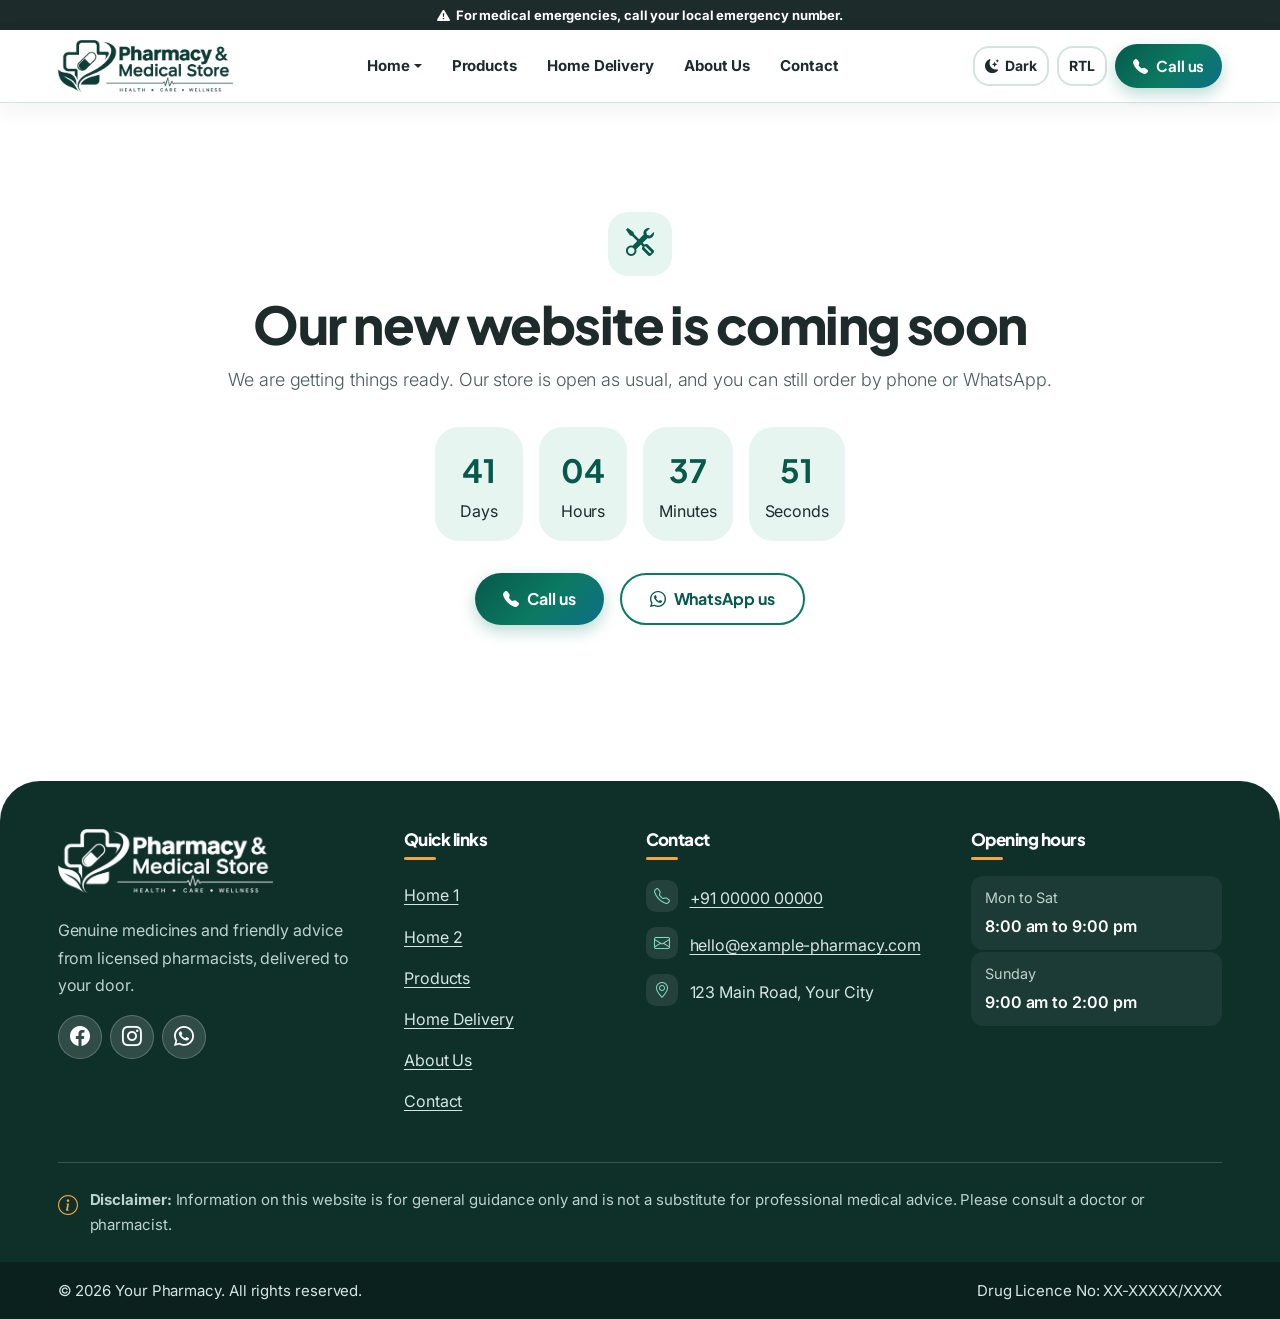
<file: pages/coming-soon.html>
<!DOCTYPE html>
<html lang="en" dir="ltr">
<head>
  <meta charset="utf-8">
  <meta name="viewport" content="width=device-width, initial-scale=1">
  <title>Coming Soon | Your Pharmacy</title>
  <meta name="description" content="Our new website is almost ready. Meanwhile, call or WhatsApp our pharmacists to place an order or ask a question. Our store is open every day of the week.">
  <meta name="robots" content="noindex, nofollow">
  <link rel="canonical" href="https://www.example-pharmacy.com/pages/coming-soon.html">
  <meta name="theme-color" content="#0b7a62">

  <!-- Open Graph / social sharing. TODO: update the domain and image. -->
  <meta property="og:type" content="website">
  <meta property="og:title" content="Coming Soon | Your Pharmacy">
  <meta property="og:description" content="Our new website is almost ready. Meanwhile, call or WhatsApp our pharmacists to place an order or ask a question. Our store is open every day of the week.">
  <meta property="og:url" content="https://www.example-pharmacy.com/pages/coming-soon.html">
  <meta property="og:image" content="https://www.example-pharmacy.com/assets/images/og-image.png">
  <meta name="twitter:card" content="summary_large_image">

  <!-- TODO: Replace favicon with your own logo -->
  <link rel="icon" type="image/png" href="../assets/images/favicon.png">

  <!-- Apply the saved or system theme before the page paints (prevents a flash) -->
  <script>
    (function () {
      try {
        var saved = localStorage.getItem("pharmacy-theme");
        var dark = saved ? saved === "dark" : window.matchMedia("(prefers-color-scheme: dark)").matches;
        document.documentElement.setAttribute("data-theme", dark ? "dark" : "light");
        var dir = localStorage.getItem("pharmacy-dir");
        if (dir) document.documentElement.setAttribute("dir", dir);
      } catch (e) {}
    })();
  </script>

  <!-- Fonts -->
  <link rel="preconnect" href="https://fonts.googleapis.com">
  <link rel="preconnect" href="https://fonts.gstatic.com" crossorigin>
  <!-- TODO: Fonts. Max 2 families: Plus Jakarta Sans (headings) + Inter (body). Change here and in style.css variables. -->
  <link href="https://fonts.googleapis.com/css2?family=Inter:wght@400;600;700&family=Plus+Jakarta+Sans:wght@700;800&display=swap" rel="stylesheet">

  <!-- Bootstrap 5 and Bootstrap Icons (CDN). The RTL build is swapped in by main.js when direction is RTL. -->
  <link id="bootstrap-css" rel="stylesheet"
        href="https://cdn.jsdelivr.net/npm/bootstrap@5.3.3/dist/css/bootstrap.min.css"
        data-ltr="https://cdn.jsdelivr.net/npm/bootstrap@5.3.3/dist/css/bootstrap.min.css"
        data-rtl="https://cdn.jsdelivr.net/npm/bootstrap@5.3.3/dist/css/bootstrap.rtl.min.css">
  <link rel="stylesheet" href="https://cdn.jsdelivr.net/npm/bootstrap-icons@1.11.3/font/bootstrap-icons.min.css">

  <!-- Template styles -->
  <link rel="stylesheet" href="../assets/css/style.css">
  <link rel="stylesheet" href="../assets/css/dark-mode.css">
  <link rel="stylesheet" href="../assets/css/rtl.css">
</head>
<body>
  <a class="skip-link" href="#main">Skip to main content</a>

  <!-- ========== EMERGENCY NOTE ========== -->
  <div class="emergency-bar" role="note">
    <div class="container"><i class="bi bi-exclamation-triangle-fill" aria-hidden="true"></i><strong>For medical emergencies, call your local emergency number.</strong></div>
  </div>

  <!-- ========== HEADER / NAVIGATION ========== -->
  <header class="site-header">
    <nav class="navbar navbar-expand-lg" aria-label="Main navigation">
      <div class="container">
        <!-- TODO: Replace the logo and store name -->
        <a class="navbar-brand" href="index.html" aria-label="Pharmacy &amp; Medical Store, home">
          <img class="brand-logo brand-logo-light" src="../assets/images/logo-full.png" width="900" height="267" alt="Pharmacy &amp; Medical Store - Health, Care, Wellness">
          <img class="brand-logo brand-logo-dark" src="../assets/images/logo-full-white.png" width="900" height="267" alt="" aria-hidden="true">
        </a>
        <button class="navbar-toggler" type="button" data-bs-toggle="collapse" data-bs-target="#main-menu"
                aria-controls="main-menu" aria-expanded="false" aria-label="Open the menu">
          <span class="navbar-toggler-icon"></span>
        </button>
        <div class="collapse navbar-collapse" id="main-menu">
          <ul class="navbar-nav ms-auto me-lg-2 mb-2 mb-lg-0">
            <li class="nav-item dropdown">
              <a class="nav-link dropdown-toggle" href="index.html" id="home-menu" role="button" data-bs-toggle="dropdown" aria-expanded="false">Home</a>
              <ul class="dropdown-menu" aria-labelledby="home-menu">
                <li><a class="dropdown-item" href="index.html">Home 1</a></li>
                <li><a class="dropdown-item" href="index-2.html">Home 2</a></li>
              </ul>
            </li>
            <li class="nav-item"><a class="nav-link" href="products.html">Products</a></li>
            <li class="nav-item"><a class="nav-link" href="home-delivery.html">Home Delivery</a></li>
            <li class="nav-item"><a class="nav-link" href="about.html">About Us</a></li>
            <li class="nav-item"><a class="nav-link" href="contact.html">Contact</a></li>
          </ul>
          <div class="header-tools">
            <button type="button" class="tool-btn" data-theme-toggle aria-pressed="false" aria-label="Switch to dark mode">
              <i class="bi bi-moon-stars-fill" aria-hidden="true"></i><span data-theme-label>Dark</span>
            </button>
            <button type="button" class="tool-btn" data-dir-toggle aria-pressed="false" aria-label="Switch text direction between left-to-right and right-to-left">
              <span data-dir-label>RTL</span>
            </button>
            <!-- TODO: Phone number -->
            <a class="btn btn-sm" href="tel:+910000000000"><i class="bi bi-telephone-fill" aria-hidden="true"></i> Call us</a>
          </div>
        </div>
      </div>
    </nav>
  </header>

  <main id="main">
    <section class="center-page has-photo" style="--img-page: url("https://images.unsplash.com/photo-1642055514517-7b52288890ec?auto=format&fit=crop&w=1920&q=70")" aria-labelledby="soon-title">
      <div class="container">
        <span class="icon-circle" aria-hidden="true"><i class="bi bi-tools"></i></span>
        <h1 id="soon-title">Our new website is coming soon</h1>
        <p class="lead">We are getting things ready. Our store is open as usual, and you can still order by phone or WhatsApp.</p>

        <!-- TODO: Set your launch date in data-launch (YYYY-MM-DDTHH:MM:SS). Remove this block for a maintenance page. -->
        <div id="countdown" class="countdown" data-launch="2027-01-15T09:00:00" role="timer" aria-label="Time until launch">
          <div class="countdown-unit"><strong data-unit="days">00</strong>Days</div>
          <div class="countdown-unit"><strong data-unit="hours">00</strong>Hours</div>
          <div class="countdown-unit"><strong data-unit="minutes">00</strong>Minutes</div>
          <div class="countdown-unit"><strong data-unit="seconds">00</strong>Seconds</div>
        </div>

        <div class="center-links">
          <a class="btn" href="tel:+910000000000"><i class="bi bi-telephone-fill" aria-hidden="true"></i> Call us</a>
          <a class="btn btn-outline" href="https://wa.me/910000000000" rel="noopener"><i class="bi bi-whatsapp" aria-hidden="true"></i> WhatsApp us</a>
        </div>
      </div>
    </section>
  </main>

  <!-- ========== FOOTER ========== -->
  <footer class="site-footer">
    <div class="container">
      <div class="footer-grid">
        <div class="footer-brand">
          <a class="footer-logo" href="index.html" aria-label="Pharmacy &amp; Medical Store, home"><img src="../assets/images/logo-full-white.png" width="900" height="267" alt="Pharmacy &amp; Medical Store - Health, Care, Wellness" loading="lazy"></a>
          <p>Genuine medicines and friendly advice from licensed pharmacists, delivered to your door.</p>
          <ul class="social-links" aria-label="Social media">
            <!-- TODO: Social media links -->
            <li><a href="https://www.facebook.com/" aria-label="Facebook"><i class="bi bi-facebook" aria-hidden="true"></i></a></li>
            <li><a href="https://www.instagram.com/" aria-label="Instagram"><i class="bi bi-instagram" aria-hidden="true"></i></a></li>
            <li><a href="https://wa.me/910000000000" aria-label="WhatsApp"><i class="bi bi-whatsapp" aria-hidden="true"></i></a></li>
          </ul>
        </div>

        <nav class="footer-col" aria-label="Quick links">
          <h3>Quick links</h3>
          <ul class="footer-links">
            <li><a href="index.html">Home 1</a></li>
            <li><a href="index-2.html">Home 2</a></li>
            <li><a href="products.html">Products</a></li>
            <li><a href="home-delivery.html">Home Delivery</a></li>
            <li><a href="about.html">About Us</a></li>
            <li><a href="contact.html">Contact</a></li>
          </ul>
        </nav>

        <div class="footer-col">
          <h3>Contact</h3>
          <ul class="footer-links footer-contact">
            <!-- TODO: Phone, email and address -->
            <li><i class="bi bi-telephone" aria-hidden="true"></i><a href="tel:+910000000000"><span class="phone-number">+91 00000 00000</span></a></li>
            <li><i class="bi bi-envelope" aria-hidden="true"></i><a href="mailto:hello@example-pharmacy.com">hello@example-pharmacy.com</a></li>
            <li><i class="bi bi-geo-alt" aria-hidden="true"></i><span>123 Main Road, Your City</span></li>
          </ul>
        </div>

        <div class="footer-col">
          <h3>Opening hours</h3>
          <ul class="footer-links footer-hours">
            <li><span>Mon to Sat</span><strong>8:00 am to 9:00 pm</strong></li>
            <li><span>Sunday</span><strong>9:00 am to 2:00 pm</strong></li>
          </ul>
        </div>
      </div>

      <div class="disclaimer" role="note">
        <i class="bi bi-info-circle" aria-hidden="true"></i>
        <p><strong>Disclaimer:</strong> Information on this website is for general guidance only and is not a substitute for professional medical advice. Please consult a doctor or pharmacist.</p>
      </div>
    </div>
    <div class="footer-bottom">
      <div class="container footer-bottom-inner">
        <span>&copy; <span data-year>2026</span> Your Pharmacy. All rights reserved.</span>
        <!-- TODO: Replace with your real drug licence number -->
        <span>Drug Licence No: XX-XXXXX/XXXX</span>
      </div>
    </div>
  </footer>

  <!-- ========== STICKY CALL / WHATSAPP BAR (mobile only) ========== -->
  <div class="sticky-contact" role="navigation" aria-label="Quick contact">
    <a href="tel:+910000000000"><i class="bi bi-telephone-fill" aria-hidden="true"></i> Call</a>
    <a class="whatsapp" href="https://wa.me/910000000000" rel="noopener"><i class="bi bi-whatsapp" aria-hidden="true"></i> WhatsApp</a>
  </div>

  <!-- ========== SCRIPTS ========== -->
  <script src="https://cdn.jsdelivr.net/npm/bootstrap@5.3.3/dist/js/bootstrap.bundle.min.js" defer></script>
  <script src="../assets/js/main.js" defer></script>
</body>
</html>
</file>
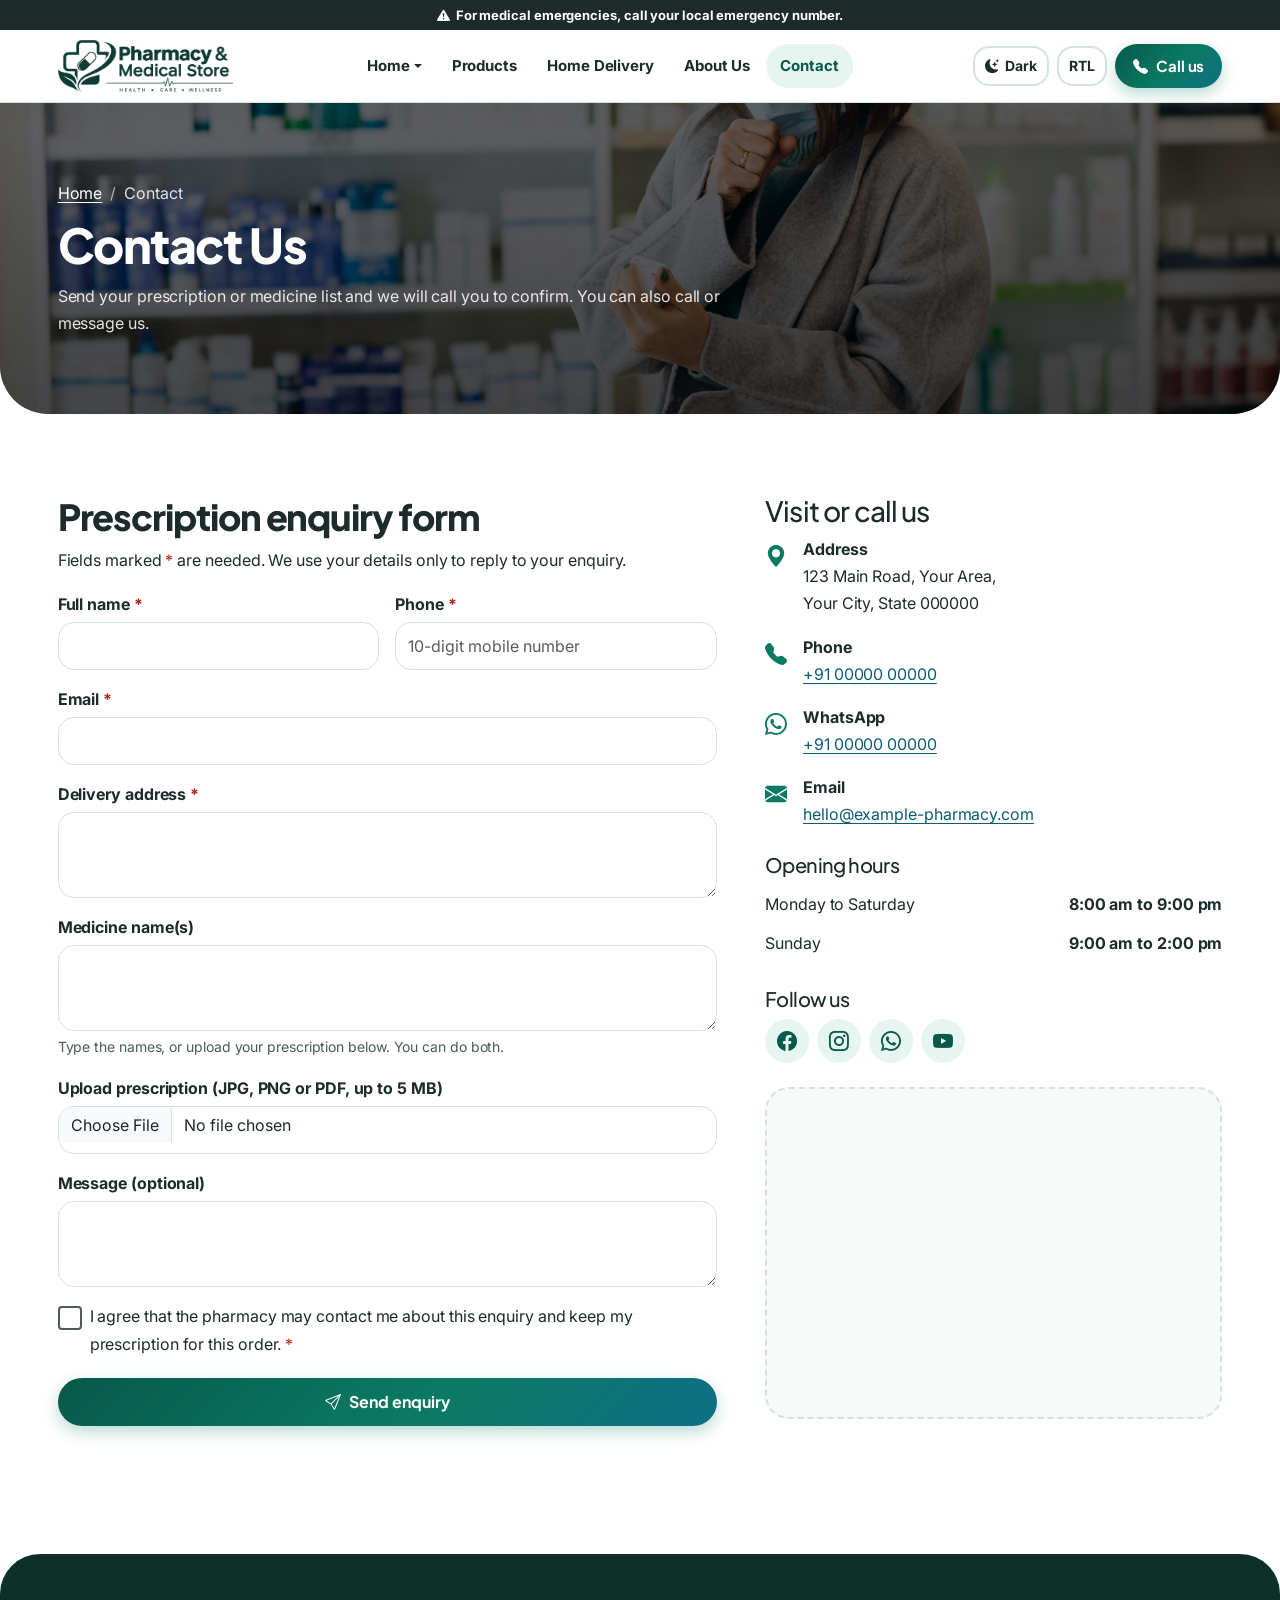
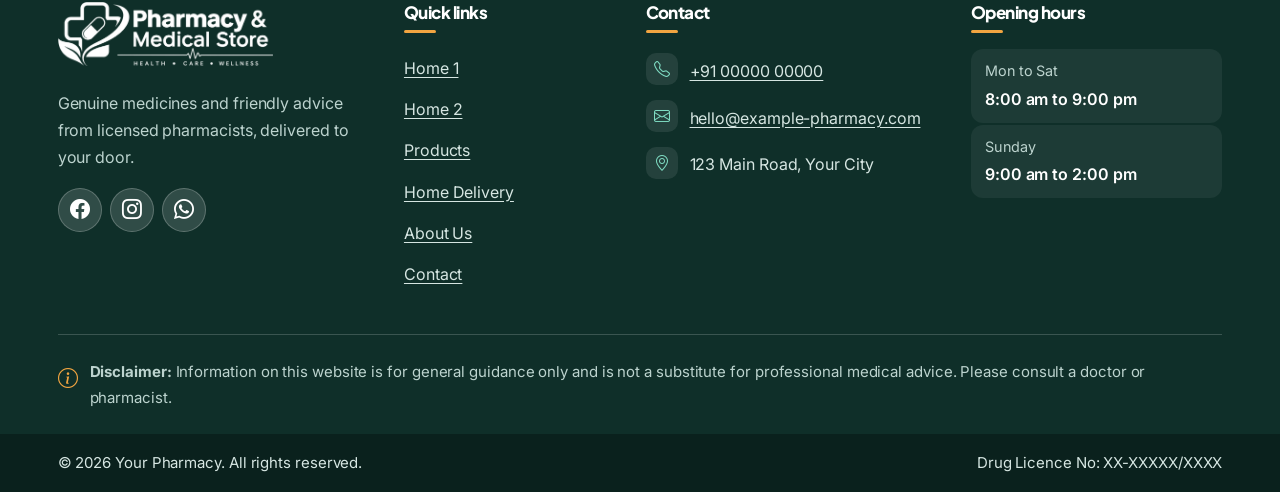
<file: pages/contact.html>
<!DOCTYPE html>
<html lang="en" dir="ltr">
<head>
  <meta charset="utf-8">
  <meta name="viewport" content="width=device-width, initial-scale=1">
  <title>Contact and Prescription Enquiry | Your Pharmacy</title>
  <meta name="description" content="Send a prescription enquiry, call or WhatsApp us. Find our store address, opening hours and map. We reply quickly and will help you arrange home delivery.">
  <link rel="canonical" href="https://www.example-pharmacy.com/pages/contact.html">
  <meta name="theme-color" content="#0b7a62">

  <!-- Open Graph / social sharing. TODO: update the domain and image. -->
  <meta property="og:type" content="website">
  <meta property="og:title" content="Contact and Prescription Enquiry | Your Pharmacy">
  <meta property="og:description" content="Send a prescription enquiry, call or WhatsApp us. Find our store address, opening hours and map. We reply quickly and will help you arrange home delivery.">
  <meta property="og:url" content="https://www.example-pharmacy.com/pages/contact.html">
  <meta property="og:image" content="https://www.example-pharmacy.com/assets/images/og-image.png">
  <meta name="twitter:card" content="summary_large_image">

  <!-- TODO: Replace favicon with your own logo -->
  <link rel="icon" type="image/png" href="../assets/images/favicon.png">

  <!-- Apply the saved or system theme before the page paints (prevents a flash) -->
  <script>
    (function () {
      try {
        var saved = localStorage.getItem("pharmacy-theme");
        var dark = saved ? saved === "dark" : window.matchMedia("(prefers-color-scheme: dark)").matches;
        document.documentElement.setAttribute("data-theme", dark ? "dark" : "light");
        var dir = localStorage.getItem("pharmacy-dir");
        if (dir) document.documentElement.setAttribute("dir", dir);
      } catch (e) {}
    })();
  </script>

  <!-- Fonts -->
  <link rel="preconnect" href="https://fonts.googleapis.com">
  <link rel="preconnect" href="https://fonts.gstatic.com" crossorigin>
  <!-- TODO: Fonts. Max 2 families: Plus Jakarta Sans (headings) + Inter (body). Change here and in style.css variables. -->
  <link href="https://fonts.googleapis.com/css2?family=Inter:wght@400;600;700&family=Plus+Jakarta+Sans:wght@700;800&display=swap" rel="stylesheet">

  <!-- Bootstrap 5 and Bootstrap Icons (CDN). The RTL build is swapped in by main.js when direction is RTL. -->
  <link id="bootstrap-css" rel="stylesheet"
        href="https://cdn.jsdelivr.net/npm/bootstrap@5.3.3/dist/css/bootstrap.min.css"
        data-ltr="https://cdn.jsdelivr.net/npm/bootstrap@5.3.3/dist/css/bootstrap.min.css"
        data-rtl="https://cdn.jsdelivr.net/npm/bootstrap@5.3.3/dist/css/bootstrap.rtl.min.css">
  <link rel="stylesheet" href="https://cdn.jsdelivr.net/npm/bootstrap-icons@1.11.3/font/bootstrap-icons.min.css">

  <!-- Template styles -->
  <link rel="stylesheet" href="../assets/css/style.css">
  <link rel="stylesheet" href="../assets/css/dark-mode.css">
  <link rel="stylesheet" href="../assets/css/rtl.css">
  <!-- JSON-LD structured data. TODO: replace every placeholder value with your real business details. -->
  <script type="application/ld+json">
{
  "@context": "https://schema.org",
  "@type": "Pharmacy",
  "name": "Your Pharmacy Name",
  "url": "https://www.example-pharmacy.com/pages/index.html",
  "image": "https://www.example-pharmacy.com/assets/images/og-image.png",
  "telephone": "+91-00000-00000",
  "email": "hello@example-pharmacy.com",
  "priceRange": "$$",
  "address": {
    "@type": "PostalAddress",
    "streetAddress": "123 Main Road",
    "addressLocality": "Your City",
    "addressRegion": "Your State",
    "postalCode": "000000",
    "addressCountry": "IN"
  },
  "openingHoursSpecification": [
    {
      "@type": "OpeningHoursSpecification",
      "dayOfWeek": [
        "Monday",
        "Tuesday",
        "Wednesday",
        "Thursday",
        "Friday",
        "Saturday"
      ],
      "opens": "08:00",
      "closes": "21:00"
    },
    {
      "@type": "OpeningHoursSpecification",
      "dayOfWeek": "Sunday",
      "opens": "09:00",
      "closes": "14:00"
    }
  ],
  "sameAs": [
    "https://www.facebook.com/",
    "https://www.instagram.com/"
  ]
}
  </script>
</head>
<body>
  <a class="skip-link" href="#main">Skip to main content</a>

  <!-- ========== EMERGENCY NOTE ========== -->
  <div class="emergency-bar" role="note">
    <div class="container"><i class="bi bi-exclamation-triangle-fill" aria-hidden="true"></i><strong>For medical emergencies, call your local emergency number.</strong></div>
  </div>

  <!-- ========== HEADER / NAVIGATION ========== -->
  <header class="site-header">
    <nav class="navbar navbar-expand-lg" aria-label="Main navigation">
      <div class="container">
        <!-- TODO: Replace the logo and store name -->
        <a class="navbar-brand" href="index.html" aria-label="Pharmacy &amp; Medical Store, home">
          <img class="brand-logo brand-logo-light" src="../assets/images/logo-full.png" width="900" height="267" alt="Pharmacy &amp; Medical Store - Health, Care, Wellness">
          <img class="brand-logo brand-logo-dark" src="../assets/images/logo-full-white.png" width="900" height="267" alt="" aria-hidden="true">
        </a>
        <button class="navbar-toggler" type="button" data-bs-toggle="collapse" data-bs-target="#main-menu"
                aria-controls="main-menu" aria-expanded="false" aria-label="Open the menu">
          <span class="navbar-toggler-icon"></span>
        </button>
        <div class="collapse navbar-collapse" id="main-menu">
          <ul class="navbar-nav ms-auto me-lg-2 mb-2 mb-lg-0">
            <li class="nav-item dropdown">
              <a class="nav-link dropdown-toggle" href="index.html" id="home-menu" role="button" data-bs-toggle="dropdown" aria-expanded="false">Home</a>
              <ul class="dropdown-menu" aria-labelledby="home-menu">
                <li><a class="dropdown-item" href="index.html">Home 1</a></li>
                <li><a class="dropdown-item" href="index-2.html">Home 2</a></li>
              </ul>
            </li>
            <li class="nav-item"><a class="nav-link" href="products.html">Products</a></li>
            <li class="nav-item"><a class="nav-link" href="home-delivery.html">Home Delivery</a></li>
            <li class="nav-item"><a class="nav-link" href="about.html">About Us</a></li>
            <li class="nav-item"><a class="nav-link active" href="contact.html" aria-current="page">Contact</a></li>
          </ul>
          <div class="header-tools">
            <button type="button" class="tool-btn" data-theme-toggle aria-pressed="false" aria-label="Switch to dark mode">
              <i class="bi bi-moon-stars-fill" aria-hidden="true"></i><span data-theme-label>Dark</span>
            </button>
            <button type="button" class="tool-btn" data-dir-toggle aria-pressed="false" aria-label="Switch text direction between left-to-right and right-to-left">
              <span data-dir-label>RTL</span>
            </button>
            <!-- TODO: Phone number -->
            <a class="btn btn-sm" href="tel:+910000000000"><i class="bi bi-telephone-fill" aria-hidden="true"></i> Call us</a>
          </div>
        </div>
      </div>
    </nav>
  </header>

  <!-- ========== PAGE BANNER ========== -->
  <div class="page-banner has-photo" style="background-image:url('../assets/images/ph12.jpg'); background-position: center; background-size: cover; background-repeat: no-repeat;">
    <div class="container">
      <nav aria-label="Breadcrumb"><ol class="breadcrumb mb-2">
        <li class="breadcrumb-item"><a href="index.html">Home</a></li>
        <li class="breadcrumb-item active" aria-current="page">Contact</li>
      </ol></nav>
      <h1>Contact Us</h1>
      <p>Send your prescription or medicine list and we will call you to confirm. You can also call or message us.</p>
    </div>
  </div>

  <main id="main">
    <section class="section" aria-labelledby="enquiry">
      <div class="container">
        <div class="row g-5">

          <!-- ========== ENQUIRY FORM ========== -->
          <div class="col-12 col-lg-7">
            <h2 id="enquiry">Prescription enquiry form</h2>
            <p>Fields marked <span class="required-mark" aria-hidden="true">*</span><span class="visually-hidden">with a star</span> are needed. We use your details only to reply to your enquiry.</p>

            <div id="form-success" class="alert-note alert-success-note form-success" role="alert" tabindex="-1">
              <i class="bi bi-check-circle-fill" aria-hidden="true"></i>
              <p><strong>Thank you! We have received your enquiry.</strong> Our pharmacist will call you soon to confirm.</p>
            </div>
            <div id="form-failure" class="alert-note alert-danger-note form-success" role="alert" tabindex="-1">
              <i class="bi bi-exclamation-octagon-fill" aria-hidden="true"></i>
              <p><strong>Sorry, something went wrong.</strong> Please try again, or call us on the number shown on this page.</p>
            </div>

            <!-- TODO: Form. Formspree: set action to https://formspree.io/f/YOUR_FORM_ID.
                 Netlify: keep data-netlify="true" and the hidden form-name field, and set action to your page URL (for example /pages/contact.html). -->
            <form id="enquiry-form" action="https://formspree.io/f/YOUR_FORM_ID" method="post" enctype="multipart/form-data"
                  name="prescription-enquiry" data-netlify="true" netlify-honeypot="bot-field" novalidate>
              <input type="hidden" name="form-name" value="prescription-enquiry">
              <input type="hidden" name="_subject" value="New prescription enquiry">
              <p class="d-none" aria-hidden="true"><label>Do not fill this in: <input name="bot-field" tabindex="-1" autocomplete="off"></label></p>

              <div class="row g-3">
                <div class="col-12 col-md-6">
                  <label class="form-label" for="fullname">Full name <span class="required-mark" aria-hidden="true">*</span></label>
                  <input class="form-control" type="text" id="fullname" name="name" autocomplete="name" required data-rule="name" aria-describedby="fullname-error">
                  <div class="invalid-feedback" id="fullname-error" role="alert"></div>
                </div>
                <div class="col-12 col-md-6">
                  <label class="form-label" for="phone">Phone <span class="required-mark" aria-hidden="true">*</span></label>
                  <input class="form-control" type="tel" id="phone" name="phone" inputmode="numeric" autocomplete="tel-national" placeholder="10-digit mobile number" required data-rule="phone" aria-describedby="phone-error">
                  <div class="invalid-feedback" id="phone-error" role="alert"></div>
                </div>
                <div class="col-12">
                  <label class="form-label" for="email">Email <span class="required-mark" aria-hidden="true">*</span></label>
                  <input class="form-control" type="email" id="email" name="email" autocomplete="email" required data-rule="email" aria-describedby="email-error">
                  <div class="invalid-feedback" id="email-error" role="alert"></div>
                </div>
                <div class="col-12">
                  <label class="form-label" for="address">Delivery address <span class="required-mark" aria-hidden="true">*</span></label>
                  <textarea class="form-control" id="address" name="address" rows="3" autocomplete="street-address" required data-rule="address" aria-describedby="address-error"></textarea>
                  <div class="invalid-feedback" id="address-error" role="alert"></div>
                </div>
                <div class="col-12">
                  <label class="form-label" for="medicines">Medicine name(s)</label>
                  <textarea class="form-control" id="medicines" name="medicines" rows="3" data-rule="medicine-or-file" aria-describedby="medicines-help medicines-error"></textarea>
                  <div class="form-text" id="medicines-help">Type the names, or upload your prescription below. You can do both.</div>
                  <div class="invalid-feedback" id="medicines-error" role="alert"></div>
                </div>
                <div class="col-12">
                  <label class="form-label" for="prescription">Upload prescription (JPG, PNG or PDF, up to 5 MB)</label>
                  <input class="form-control" type="file" id="prescription" name="prescription" accept=".jpg,.jpeg,.png,.pdf,image/jpeg,image/png,application/pdf" data-rule="file" aria-describedby="prescription-error">
                  <div class="invalid-feedback" id="prescription-error" role="alert"></div>
                </div>
                <div class="col-12">
                  <label class="form-label" for="message">Message (optional)</label>
                  <textarea class="form-control" id="message" name="message" rows="3"></textarea>
                </div>
                <div class="col-12">
                  <div class="form-check d-flex align-items-start">
                    <input class="form-check-input flex-shrink-0" type="checkbox" id="consent" name="consent" value="yes" required data-rule="consent" aria-describedby="consent-error">
                    <label class="form-check-label" for="consent">I agree that the pharmacy may contact me about this enquiry and keep my prescription for this order. <span class="required-mark" aria-hidden="true">*</span></label>
                  </div>
                  <div class="invalid-feedback d-block" id="consent-error" role="alert"></div>
                </div>
                <div class="col-12">
                  <button class="btn btn-block" type="submit"><i class="bi bi-send" aria-hidden="true"></i> <span data-btn-text>Send enquiry</span></button>
                </div>
              </div>
            </form>
          </div>

          <!-- ========== STORE DETAILS ========== -->
          <div class="col-12 col-lg-5">
            <h2 class="h3">Visit or call us</h2>
            <!-- TODO: Replace all store details below -->
            <ul class="contact-list mb-4">
              <li><i class="bi bi-geo-alt-fill" aria-hidden="true"></i><div><strong>Address</strong><br>123 Main Road, Your Area,<br>Your City, State 000000</div></li>
              <li><i class="bi bi-telephone-fill" aria-hidden="true"></i><div><strong>Phone</strong><br><a class="phone-number" href="tel:+910000000000">+91 00000 00000</a></div></li>
              <li><i class="bi bi-whatsapp" aria-hidden="true"></i><div><strong>WhatsApp</strong><br><a class="phone-number" href="https://wa.me/910000000000" rel="noopener">+91 00000 00000</a></div></li>
              <li><i class="bi bi-envelope-fill" aria-hidden="true"></i><div><strong>Email</strong><br><a href="mailto:hello@example-pharmacy.com">hello@example-pharmacy.com</a></div></li>
            </ul>

            <h3 class="h5">Opening hours</h3>
            <table class="hours-table w-100 mb-4">
              <tbody>
                <tr><td>Monday to Saturday</td><td>8:00 am to 9:00 pm</td></tr>
                <tr><td>Sunday</td><td>9:00 am to 2:00 pm</td></tr>
              </tbody>
            </table>

            <h3 class="h5">Follow us</h3>
            <ul class="social-links mb-4" aria-label="Social media">
              <li><a href="https://www.facebook.com/" aria-label="Facebook"><i class="bi bi-facebook" aria-hidden="true"></i></a></li>
              <li><a href="https://www.instagram.com/" aria-label="Instagram"><i class="bi bi-instagram" aria-hidden="true"></i></a></li>
              <li><a href="https://wa.me/910000000000" aria-label="WhatsApp"><i class="bi bi-whatsapp" aria-hidden="true"></i></a></li>
              <li><a href="https://www.youtube.com/" aria-label="YouTube"><i class="bi bi-youtube" aria-hidden="true"></i></a></li>
            </ul>

            <!-- Calendar / booking hook (hidden until a link is set in plugins/booking.js) -->
            <div data-booking class="mb-4">
              <a id="booking-link" class="btn btn-outline btn-block" href="#"><i class="bi bi-calendar-check" aria-hidden="true"></i> Book a call-back with our pharmacist</a>
            </div>

            <!-- Google Maps. Map URL is set in assets/js/main.js (Config.mapEmbedUrl) - replace with your store location -->
            <div id="map" class="map-placeholder" role="region" aria-label="Map of our store">
              <div><i class="bi bi-map fs-1" aria-hidden="true"></i><p class="mb-0 mt-2">Google Map goes here. Add your map link in <code>main.js</code>.</p></div>
            </div>
          </div>
        </div>
      </div>
    </section>
  </main>

  <!-- ========== FOOTER ========== -->
  <footer class="site-footer">
    <div class="container">
      <div class="footer-grid">
        <div class="footer-brand">
          <a class="footer-logo" href="index.html" aria-label="Pharmacy &amp; Medical Store, home"><img src="../assets/images/logo-full-white.png" width="900" height="267" alt="Pharmacy &amp; Medical Store - Health, Care, Wellness" loading="lazy"></a>
          <p>Genuine medicines and friendly advice from licensed pharmacists, delivered to your door.</p>
          <ul class="social-links" aria-label="Social media">
            <!-- TODO: Social media links -->
            <li><a href="https://www.facebook.com/" aria-label="Facebook"><i class="bi bi-facebook" aria-hidden="true"></i></a></li>
            <li><a href="https://www.instagram.com/" aria-label="Instagram"><i class="bi bi-instagram" aria-hidden="true"></i></a></li>
            <li><a href="https://wa.me/910000000000" aria-label="WhatsApp"><i class="bi bi-whatsapp" aria-hidden="true"></i></a></li>
          </ul>
        </div>

        <nav class="footer-col" aria-label="Quick links">
          <h3>Quick links</h3>
          <ul class="footer-links">
            <li><a href="index.html">Home 1</a></li>
            <li><a href="index-2.html">Home 2</a></li>
            <li><a href="products.html">Products</a></li>
            <li><a href="home-delivery.html">Home Delivery</a></li>
            <li><a href="about.html">About Us</a></li>
            <li><a href="contact.html">Contact</a></li>
          </ul>
        </nav>

        <div class="footer-col">
          <h3>Contact</h3>
          <ul class="footer-links footer-contact">
            <!-- TODO: Phone, email and address -->
            <li><i class="bi bi-telephone" aria-hidden="true"></i><a href="tel:+910000000000"><span class="phone-number">+91 00000 00000</span></a></li>
            <li><i class="bi bi-envelope" aria-hidden="true"></i><a href="mailto:hello@example-pharmacy.com">hello@example-pharmacy.com</a></li>
            <li><i class="bi bi-geo-alt" aria-hidden="true"></i><span>123 Main Road, Your City</span></li>
          </ul>
        </div>

        <div class="footer-col">
          <h3>Opening hours</h3>
          <ul class="footer-links footer-hours">
            <li><span>Mon to Sat</span><strong>8:00 am to 9:00 pm</strong></li>
            <li><span>Sunday</span><strong>9:00 am to 2:00 pm</strong></li>
          </ul>
        </div>
      </div>

      <div class="disclaimer" role="note">
        <i class="bi bi-info-circle" aria-hidden="true"></i>
        <p><strong>Disclaimer:</strong> Information on this website is for general guidance only and is not a substitute for professional medical advice. Please consult a doctor or pharmacist.</p>
      </div>
    </div>
    <div class="footer-bottom">
      <div class="container footer-bottom-inner">
        <span>&copy; <span data-year>2026</span> Your Pharmacy. All rights reserved.</span>
        <!-- TODO: Replace with your real drug licence number -->
        <span>Drug Licence No: XX-XXXXX/XXXX</span>
      </div>
    </div>
  </footer>

  <!-- ========== STICKY CALL / WHATSAPP BAR (mobile only) ========== -->
  <div class="sticky-contact" role="navigation" aria-label="Quick contact">
    <a href="tel:+910000000000"><i class="bi bi-telephone-fill" aria-hidden="true"></i> Call</a>
    <a class="whatsapp" href="https://wa.me/910000000000" rel="noopener"><i class="bi bi-whatsapp" aria-hidden="true"></i> WhatsApp</a>
  </div>

  <!-- ========== SCRIPTS ========== -->
  <script src="https://cdn.jsdelivr.net/npm/bootstrap@5.3.3/dist/js/bootstrap.bundle.min.js" defer></script>
  <script src="../assets/js/main.js" defer></script>
  <script src="../assets/js/plugins/booking.js" defer></script>
</body>
</html>
</file>
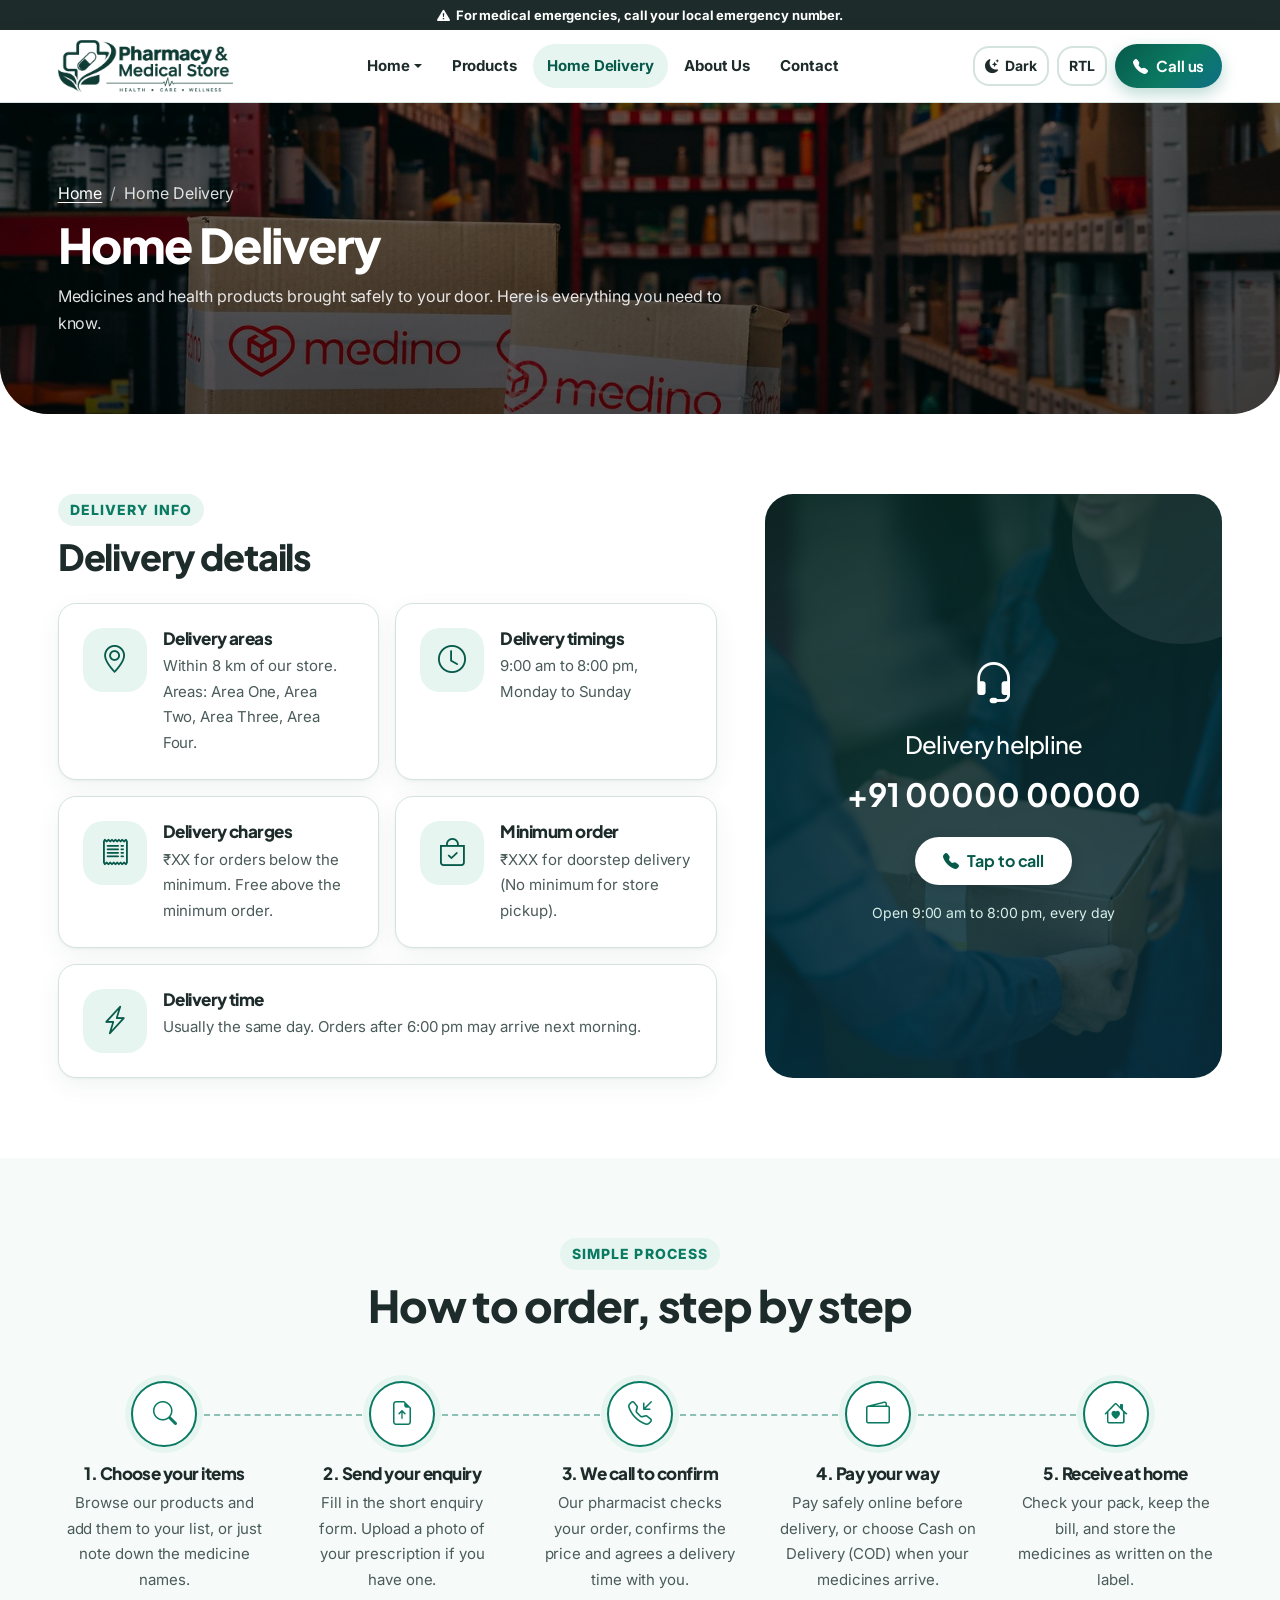
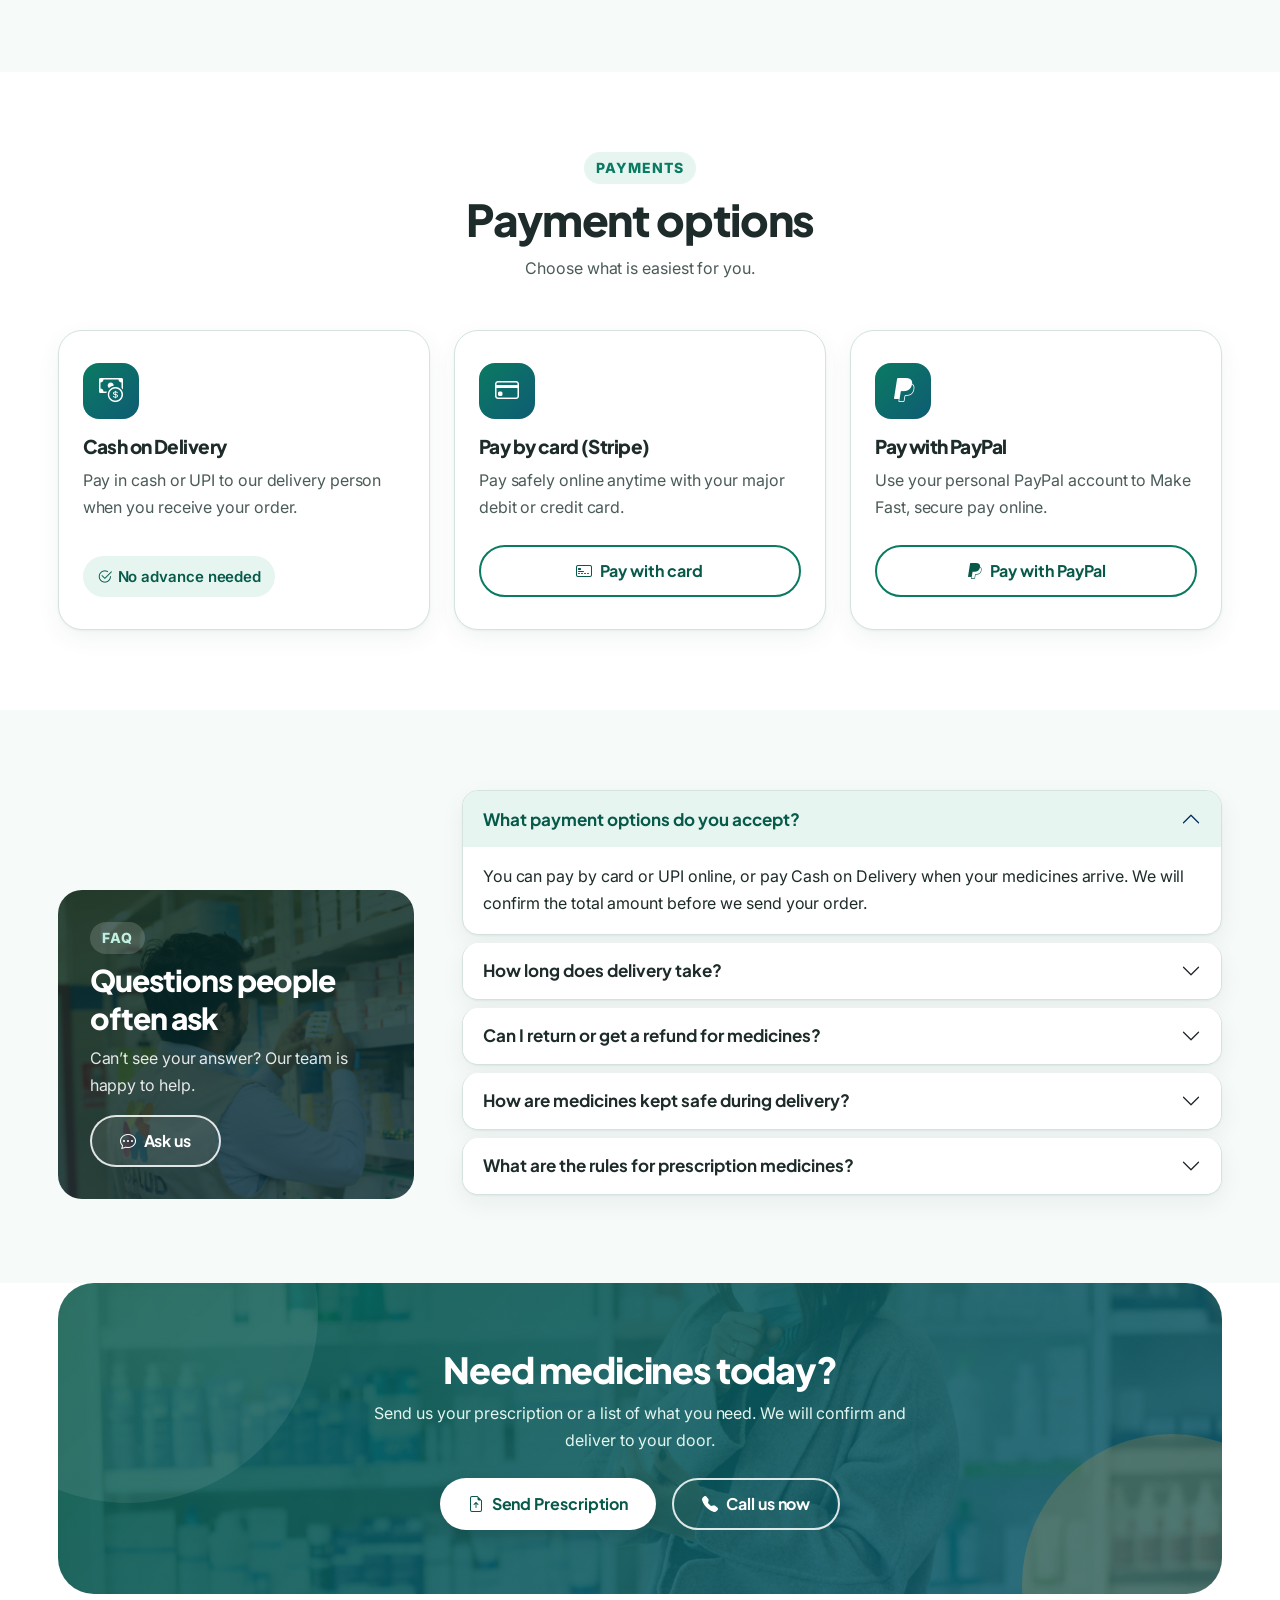
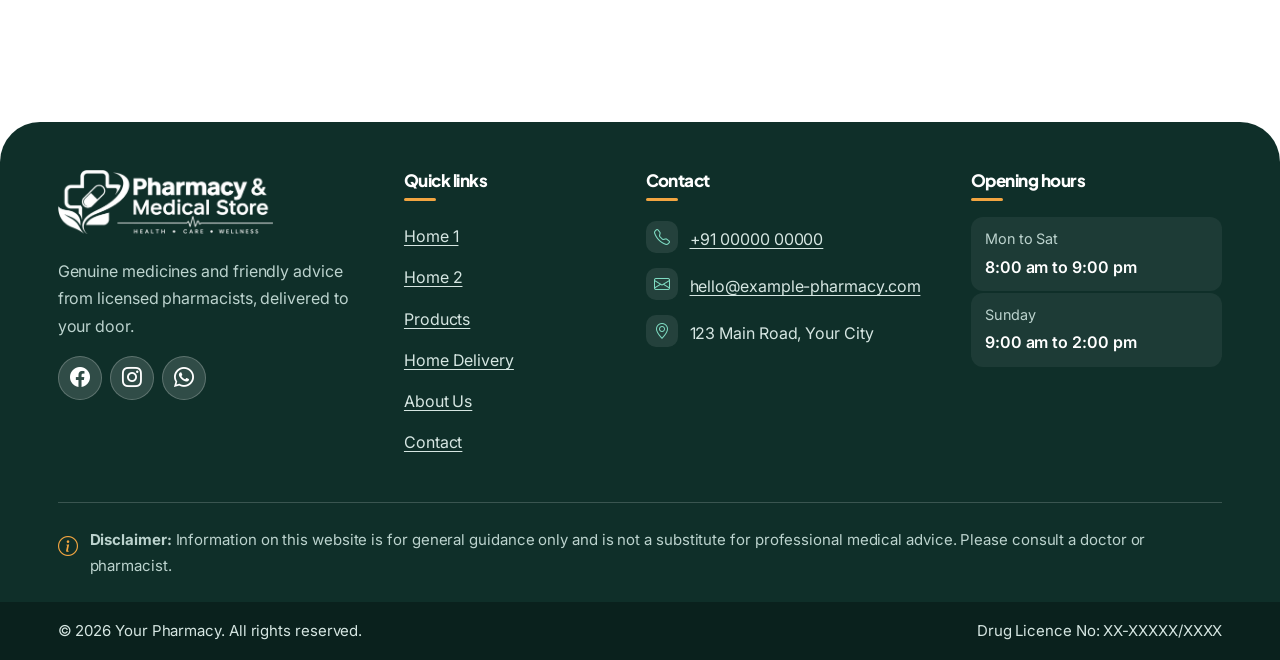
<file: pages/home-delivery.html>
<!DOCTYPE html>
<html lang="en" dir="ltr">
<head>
  <meta charset="utf-8">
  <meta name="viewport" content="width=device-width, initial-scale=1">
  <title>Home Delivery Information | Your Pharmacy</title>
  <meta name="description" content="See our delivery areas, timings, charges and minimum order. Learn how to order, pay online or by cash, and get answers to common questions about delivery.">
  <link rel="canonical" href="https://www.example-pharmacy.com/pages/home-delivery.html">
  <meta name="theme-color" content="#0b7a62">

  <!-- Open Graph / social sharing. TODO: update the domain and image. -->
  <meta property="og:type" content="website">
  <meta property="og:title" content="Home Delivery Information | Your Pharmacy">
  <meta property="og:description" content="See our delivery areas, timings, charges and minimum order. Learn how to order, pay online or by cash, and get answers to common questions about delivery.">
  <meta property="og:url" content="https://www.example-pharmacy.com/pages/home-delivery.html">
  <meta property="og:image" content="https://www.example-pharmacy.com/assets/images/og-image.png">
  <meta name="twitter:card" content="summary_large_image">

  <!-- TODO: Replace favicon with your own logo -->
  <link rel="icon" type="image/png" href="../assets/images/favicon.png">

  <!-- Apply the saved or system theme before the page paints (prevents a flash) -->
  <script>
    (function () {
      try {
        var saved = localStorage.getItem("pharmacy-theme");
        var dark = saved ? saved === "dark" : window.matchMedia("(prefers-color-scheme: dark)").matches;
        document.documentElement.setAttribute("data-theme", dark ? "dark" : "light");
        var dir = localStorage.getItem("pharmacy-dir");
        if (dir) document.documentElement.setAttribute("dir", dir);
      } catch (e) {}
    })();
  </script>

  <!-- Fonts -->
  <link rel="preconnect" href="https://fonts.googleapis.com">
  <link rel="preconnect" href="https://fonts.gstatic.com" crossorigin>
  <!-- TODO: Fonts. Max 2 families: Plus Jakarta Sans (headings) + Inter (body). Change here and in style.css variables. -->
  <link href="https://fonts.googleapis.com/css2?family=Inter:wght@400;600;700&family=Plus+Jakarta+Sans:wght@700;800&display=swap" rel="stylesheet">

  <!-- Bootstrap 5 and Bootstrap Icons (CDN). The RTL build is swapped in by main.js when direction is RTL. -->
  <link id="bootstrap-css" rel="stylesheet"
        href="https://cdn.jsdelivr.net/npm/bootstrap@5.3.3/dist/css/bootstrap.min.css"
        data-ltr="https://cdn.jsdelivr.net/npm/bootstrap@5.3.3/dist/css/bootstrap.min.css"
        data-rtl="https://cdn.jsdelivr.net/npm/bootstrap@5.3.3/dist/css/bootstrap.rtl.min.css">
  <link rel="stylesheet" href="https://cdn.jsdelivr.net/npm/bootstrap-icons@1.11.3/font/bootstrap-icons.min.css">

  <!-- Template styles -->
  <link rel="stylesheet" href="../assets/css/style.css">
  <link rel="stylesheet" href="../assets/css/dark-mode.css">
  <link rel="stylesheet" href="../assets/css/rtl.css">
</head>
<body>
  <a class="skip-link" href="#main">Skip to main content</a>

  <!-- ========== EMERGENCY NOTE ========== -->
  <div class="emergency-bar" role="note">
    <div class="container"><i class="bi bi-exclamation-triangle-fill" aria-hidden="true"></i><strong>For medical emergencies, call your local emergency number.</strong></div>
  </div>

  <!-- ========== HEADER / NAVIGATION ========== -->
  <header class="site-header">
    <nav class="navbar navbar-expand-lg" aria-label="Main navigation">
      <div class="container">
        <!-- TODO: Replace the logo and store name -->
        <a class="navbar-brand" href="index.html" aria-label="Pharmacy &amp; Medical Store, home">
          <img class="brand-logo brand-logo-light" src="../assets/images/logo-full.png" width="900" height="267" alt="Pharmacy &amp; Medical Store - Health, Care, Wellness">
          <img class="brand-logo brand-logo-dark" src="../assets/images/logo-full-white.png" width="900" height="267" alt="" aria-hidden="true">
        </a>
        <button class="navbar-toggler" type="button" data-bs-toggle="collapse" data-bs-target="#main-menu"
                aria-controls="main-menu" aria-expanded="false" aria-label="Open the menu">
          <span class="navbar-toggler-icon"></span>
        </button>
        <div class="collapse navbar-collapse" id="main-menu">
          <ul class="navbar-nav ms-auto me-lg-2 mb-2 mb-lg-0">
            <li class="nav-item dropdown">
              <a class="nav-link dropdown-toggle" href="index.html" id="home-menu" role="button" data-bs-toggle="dropdown" aria-expanded="false">Home</a>
              <ul class="dropdown-menu" aria-labelledby="home-menu">
                <li><a class="dropdown-item" href="index.html">Home 1</a></li>
                <li><a class="dropdown-item" href="index-2.html">Home 2</a></li>
              </ul>
            </li>
            <li class="nav-item"><a class="nav-link" href="products.html">Products</a></li>
            <li class="nav-item"><a class="nav-link active" href="home-delivery.html" aria-current="page">Home Delivery</a></li>
            <li class="nav-item"><a class="nav-link" href="about.html">About Us</a></li>
            <li class="nav-item"><a class="nav-link" href="contact.html">Contact</a></li>
          </ul>
          <div class="header-tools">
            <button type="button" class="tool-btn" data-theme-toggle aria-pressed="false" aria-label="Switch to dark mode">
              <i class="bi bi-moon-stars-fill" aria-hidden="true"></i><span data-theme-label>Dark</span>
            </button>
            <button type="button" class="tool-btn" data-dir-toggle aria-pressed="false" aria-label="Switch text direction between left-to-right and right-to-left">
              <span data-dir-label>RTL</span>
            </button>
            <!-- TODO: Phone number -->
            <a class="btn btn-sm" href="tel:+910000000000"><i class="bi bi-telephone-fill" aria-hidden="true"></i> Call us</a>
          </div>
        </div>
      </div>
    </nav>
  </header>

  <!-- ========== PAGE BANNER ========== -->
  <div class="page-banner has-photo" style="background-image:url('../assets/images/home\ delivery.jpg'); background-position: center; background-size: cover; background-repeat: no-repeat;">
    <div class="container">
      <nav aria-label="Breadcrumb"><ol class="breadcrumb mb-2">
        <li class="breadcrumb-item"><a href="index.html">Home</a></li>
        <li class="breadcrumb-item active" aria-current="page">Home Delivery</li>
      </ol></nav>
      <h1>Home Delivery</h1>
      <p>Medicines and health products brought safely to your door. Here is everything you need to know.</p>
    </div>
  </div>

  <main id="main">

    <!-- ========== DELIVERY DETAILS ========== -->
    <section class="section" aria-labelledby="details-title">
      <div class="container">
        <div class="row g-4 g-lg-5 align-items-stretch">
          <div class="col-12 col-lg-7">
            <span class="eyebrow">Delivery info</span>
            <h2 id="details-title" class="mb-4">Delivery details</h2>
            <!-- TODO: Update every value in these tiles to match your service -->
            <div class="detail-grid">
              <div class="detail-tile"><span class="icon-circle"><i class="bi bi-geo-alt" aria-hidden="true"></i></span><div><h3>Delivery areas</h3><p>Within 8 km of our store. Areas: Area One, Area Two, Area Three, Area Four.</p></div></div>
              <div class="detail-tile"><span class="icon-circle"><i class="bi bi-clock" aria-hidden="true"></i></span><div><h3>Delivery timings</h3><p>9:00 am to 8:00 pm, Monday to Sunday</p></div></div>
              <div class="detail-tile"><span class="icon-circle"><i class="bi bi-receipt" aria-hidden="true"></i></span><div><h3>Delivery charges</h3><p>₹XX for orders below the minimum. Free above the minimum order.</p></div></div>
              <div class="detail-tile"><span class="icon-circle"><i class="bi bi-bag-check" aria-hidden="true"></i></span><div><h3>Minimum order</h3><p>₹XXX for doorstep delivery (No minimum for store pickup).</p></div></div>
              <div class="detail-tile detail-wide"><span class="icon-circle"><i class="bi bi-lightning-charge" aria-hidden="true"></i></span><div><h3>Delivery time</h3><p>Usually the same day. Orders after 6:00 pm may arrive next morning.</p></div></div>
            </div>
          </div>
          <div class="col-12 col-lg-5">
            <!-- ========== HELPLINE ========== -->
            <div class="helpline-box helpline-card">
              <i class="bi bi-headset" aria-hidden="true"></i>
              <h2 class="h4 mt-2">Delivery helpline</h2>
              <!-- TODO: Delivery helpline number -->
              <p class="helpline-number phone-number mb-3">+91 00000 00000</p>
              <a class="btn btn-light" href="tel:+910000000000"><i class="bi bi-telephone-fill" aria-hidden="true"></i> Tap to call</a>
              <p class="mt-3 mb-0 small">Open 9:00 am to 8:00 pm, every day</p>
            </div>
          </div>
        </div>
      </div>
    </section>

    <!-- ========== HOW TO ORDER ========== -->
    <section class="section section-alt" aria-labelledby="order-title">
      <div class="container">
        <div class="section-head"><span class="eyebrow">Simple process</span><h2 id="order-title">How to order, step by step</h2></div>
        <ol class="stepper">
          <li class="stepper-item"><span class="stepper-icon"><i class="bi bi-search" aria-hidden="true"></i></span><h3>1. Choose your items</h3><p>Browse our products and add them to your list, or just note down the medicine names.</p></li>
          <li class="stepper-item"><span class="stepper-icon"><i class="bi bi-file-earmark-arrow-up" aria-hidden="true"></i></span><h3>2. Send your enquiry</h3><p>Fill in the short enquiry form. Upload a photo of your prescription if you have one.</p></li>
          <li class="stepper-item"><span class="stepper-icon"><i class="bi bi-telephone-inbound" aria-hidden="true"></i></span><h3>3. We call to confirm</h3><p>Our pharmacist checks your order, confirms the price and agrees a delivery time with you.</p></li>
          <li class="stepper-item"><span class="stepper-icon"><i class="bi bi-wallet2" aria-hidden="true"></i></span><h3>4. Pay your way</h3><p>Pay safely online before delivery, or choose Cash on Delivery (COD) when your medicines arrive.</p></li>
          <li class="stepper-item"><span class="stepper-icon"><i class="bi bi-house-heart" aria-hidden="true"></i></span><h3>5. Receive at home</h3><p>Check your pack, keep the bill, and store the medicines as written on the label.</p></li>
        </ol>
      </div>
    </section>

    <!-- ========== PAYMENT OPTIONS ========== -->
    <section class="section" aria-labelledby="pay-title">
      <div class="container">
        <div class="section-head"><span class="eyebrow">Payments</span><h2 id="pay-title">Payment options</h2><p>Choose what is easiest for you.</p></div>
        <div class="pay-grid">
          <div class="pay-card">
            <span class="pay-icon"><i class="bi bi-cash-coin" aria-hidden="true"></i></span>
            <h3>Cash on Delivery</h3>
            <p>Pay in cash or UPI to our delivery person when you receive your order.</p>
            <span class="pay-tag"><i class="bi bi-check2-circle" aria-hidden="true"></i> No advance needed</span>
          </div>
          <div class="pay-card">
            <span class="pay-icon"><i class="bi bi-credit-card" aria-hidden="true"></i></span>
            <h3>Pay by card (Stripe)</h3>
            <p>Pay safely online anytime with your major debit or credit card.</p>
            <!-- TODO: Stripe. Add your Payment Link in assets/js/plugins/payments.js -->
            <button type="button" class="btn btn-outline" data-pay="stripe"><i class="bi bi-credit-card-2-front" aria-hidden="true"></i> Pay with card</button>
          </div>
          <div class="pay-card">
            <span class="pay-icon"><i class="bi bi-paypal" aria-hidden="true"></i></span>
            <h3>Pay with PayPal</h3>
            <p>Use your personal PayPal account to Make Fast, secure pay online.</p>
            <!-- TODO: PayPal. Add your PayPal.Me link in assets/js/plugins/payments.js -->
            <button type="button" class="btn btn-outline" data-pay="paypal"><i class="bi bi-paypal" aria-hidden="true"></i> Pay with PayPal</button>
          </div>
        </div>
        <p id="payment-note" class="alert-note alert-info-note mt-4" role="status" hidden></p>
      </div>
    </section>

    <!-- ========== FAQ ========== -->
    <section class="section section-alt" aria-labelledby="faq-title">
      <div class="container">
        <div class="row g-4 g-lg-5"><div class="col-12 col-lg-4"><div class="faq-side"><span class="eyebrow">FAQ</span><h2 id="faq-title">Questions people often ask</h2><p>Can&rsquo;t see your answer? Our team is happy to help.</p><a class="btn btn-outline" href="contact.html"><i class="bi bi-chat-dots" aria-hidden="true"></i> Ask us</a></div></div>
        <div class="col-12 col-lg-8">
          <div class="accordion" id="faq">
          <div class="accordion-item">
            <h3 class="accordion-header"><button class="accordion-button" type="button" data-bs-toggle="collapse" data-bs-target="#faq0" aria-expanded="true" aria-controls="faq0">What payment options do you accept?</button></h3>
            <div id="faq0" class="accordion-collapse collapse show" data-bs-parent="#faq"><div class="accordion-body">You can pay by card or UPI online, or pay Cash on Delivery when your medicines arrive. We will confirm the total amount before we send your order.</div></div>
          </div>
          <div class="accordion-item">
            <h3 class="accordion-header"><button class="accordion-button collapsed" type="button" data-bs-toggle="collapse" data-bs-target="#faq1" aria-expanded="false" aria-controls="faq1">How long does delivery take?</button></h3>
            <div id="faq1" class="accordion-collapse collapse" data-bs-parent="#faq"><div class="accordion-body">Most orders inside our delivery area arrive the same day. Orders confirmed after 6:00 pm may arrive the next morning. Delivery times can change on public holidays or in bad weather.</div></div>
          </div>
          <div class="accordion-item">
            <h3 class="accordion-header"><button class="accordion-button collapsed" type="button" data-bs-toggle="collapse" data-bs-target="#faq2" aria-expanded="false" aria-controls="faq2">Can I return or get a refund for medicines?</button></h3>
            <div id="faq2" class="accordion-collapse collapse" data-bs-parent="#faq"><div class="accordion-body">For safety, we cannot take back medicines once they have left our store, unless we sent the wrong item, the pack is damaged or the medicine is past its expiry date. Please call us within 24 hours and we will make it right.</div></div>
          </div>
          <div class="accordion-item">
            <h3 class="accordion-header"><button class="accordion-button collapsed" type="button" data-bs-toggle="collapse" data-bs-target="#faq3" aria-expanded="false" aria-controls="faq3">How are medicines kept safe during delivery?</button></h3>
            <div id="faq3" class="accordion-collapse collapse" data-bs-parent="#faq"><div class="accordion-body">Every order is sealed in a clean, tamper-evident bag. Medicines that need to stay cool are packed with a cold pack in an insulated bag. Please store them as written on the label as soon as they arrive.</div></div>
          </div>
          <div class="accordion-item">
            <h3 class="accordion-header"><button class="accordion-button collapsed" type="button" data-bs-toggle="collapse" data-bs-target="#faq4" aria-expanded="false" aria-controls="faq4">What are the rules for prescription medicines?</button></h3>
            <div id="faq4" class="accordion-collapse collapse" data-bs-parent="#faq"><div class="accordion-body">Prescription medicines are given only against a valid prescription from a registered doctor. Please send a clear photo or PDF of the prescription. Our pharmacist may call you to check the details, and our delivery person may ask to see the original.</div></div>
          </div>
          </div>
        </div></div>
      </div>
    </section>

  <!-- ========== FINAL CALL TO ACTION ========== -->
  <section class="section pt-0" aria-labelledby="cta-title">
    <div class="container">
      <div class="cta-banner">
        <h2 id="cta-title">Need medicines today?</h2>
        <p>Send us your prescription or a list of what you need. We will confirm and deliver to your door.</p>
        <div class="hero-actions">
          <a class="btn btn-light" href="contact.html#enquiry"><i class="bi bi-file-earmark-arrow-up" aria-hidden="true"></i> Send Prescription</a>
          <a class="btn btn-outline-light" href="tel:+910000000000"><i class="bi bi-telephone-fill" aria-hidden="true"></i> Call us now</a>
        </div>
      </div>
    </div>
  </section>

  </main>

  <!-- ========== FOOTER ========== -->
  <footer class="site-footer">
    <div class="container">
      <div class="footer-grid">
        <div class="footer-brand">
          <a class="footer-logo" href="index.html" aria-label="Pharmacy &amp; Medical Store, home"><img src="../assets/images/logo-full-white.png" width="900" height="267" alt="Pharmacy &amp; Medical Store - Health, Care, Wellness" loading="lazy"></a>
          <p>Genuine medicines and friendly advice from licensed pharmacists, delivered to your door.</p>
          <ul class="social-links" aria-label="Social media">
            <!-- TODO: Social media links -->
            <li><a href="https://www.facebook.com/" aria-label="Facebook"><i class="bi bi-facebook" aria-hidden="true"></i></a></li>
            <li><a href="https://www.instagram.com/" aria-label="Instagram"><i class="bi bi-instagram" aria-hidden="true"></i></a></li>
            <li><a href="https://wa.me/910000000000" aria-label="WhatsApp"><i class="bi bi-whatsapp" aria-hidden="true"></i></a></li>
          </ul>
        </div>

        <nav class="footer-col" aria-label="Quick links">
          <h3>Quick links</h3>
          <ul class="footer-links">
            <li><a href="index.html">Home 1</a></li>
            <li><a href="index-2.html">Home 2</a></li>
            <li><a href="products.html">Products</a></li>
            <li><a href="home-delivery.html">Home Delivery</a></li>
            <li><a href="about.html">About Us</a></li>
            <li><a href="contact.html">Contact</a></li>
          </ul>
        </nav>

        <div class="footer-col">
          <h3>Contact</h3>
          <ul class="footer-links footer-contact">
            <!-- TODO: Phone, email and address -->
            <li><i class="bi bi-telephone" aria-hidden="true"></i><a href="tel:+910000000000"><span class="phone-number">+91 00000 00000</span></a></li>
            <li><i class="bi bi-envelope" aria-hidden="true"></i><a href="mailto:hello@example-pharmacy.com">hello@example-pharmacy.com</a></li>
            <li><i class="bi bi-geo-alt" aria-hidden="true"></i><span>123 Main Road, Your City</span></li>
          </ul>
        </div>

        <div class="footer-col">
          <h3>Opening hours</h3>
          <ul class="footer-links footer-hours">
            <li><span>Mon to Sat</span><strong>8:00 am to 9:00 pm</strong></li>
            <li><span>Sunday</span><strong>9:00 am to 2:00 pm</strong></li>
          </ul>
        </div>
      </div>

      <div class="disclaimer" role="note">
        <i class="bi bi-info-circle" aria-hidden="true"></i>
        <p><strong>Disclaimer:</strong> Information on this website is for general guidance only and is not a substitute for professional medical advice. Please consult a doctor or pharmacist.</p>
      </div>
    </div>
    <div class="footer-bottom">
      <div class="container footer-bottom-inner">
        <span>&copy; <span data-year>2026</span> Your Pharmacy. All rights reserved.</span>
        <!-- TODO: Replace with your real drug licence number -->
        <span>Drug Licence No: XX-XXXXX/XXXX</span>
      </div>
    </div>
  </footer>

  <!-- ========== STICKY CALL / WHATSAPP BAR (mobile only) ========== -->
  <div class="sticky-contact" role="navigation" aria-label="Quick contact">
    <a href="tel:+910000000000"><i class="bi bi-telephone-fill" aria-hidden="true"></i> Call</a>
    <a class="whatsapp" href="https://wa.me/910000000000" rel="noopener"><i class="bi bi-whatsapp" aria-hidden="true"></i> WhatsApp</a>
  </div>

  <!-- ========== SCRIPTS ========== -->
  <script src="https://cdn.jsdelivr.net/npm/bootstrap@5.3.3/dist/js/bootstrap.bundle.min.js" defer></script>
  <script src="../assets/js/main.js" defer></script>
  <script src="../assets/js/plugins/payments.js" defer></script>
</body>
</html>
</file>
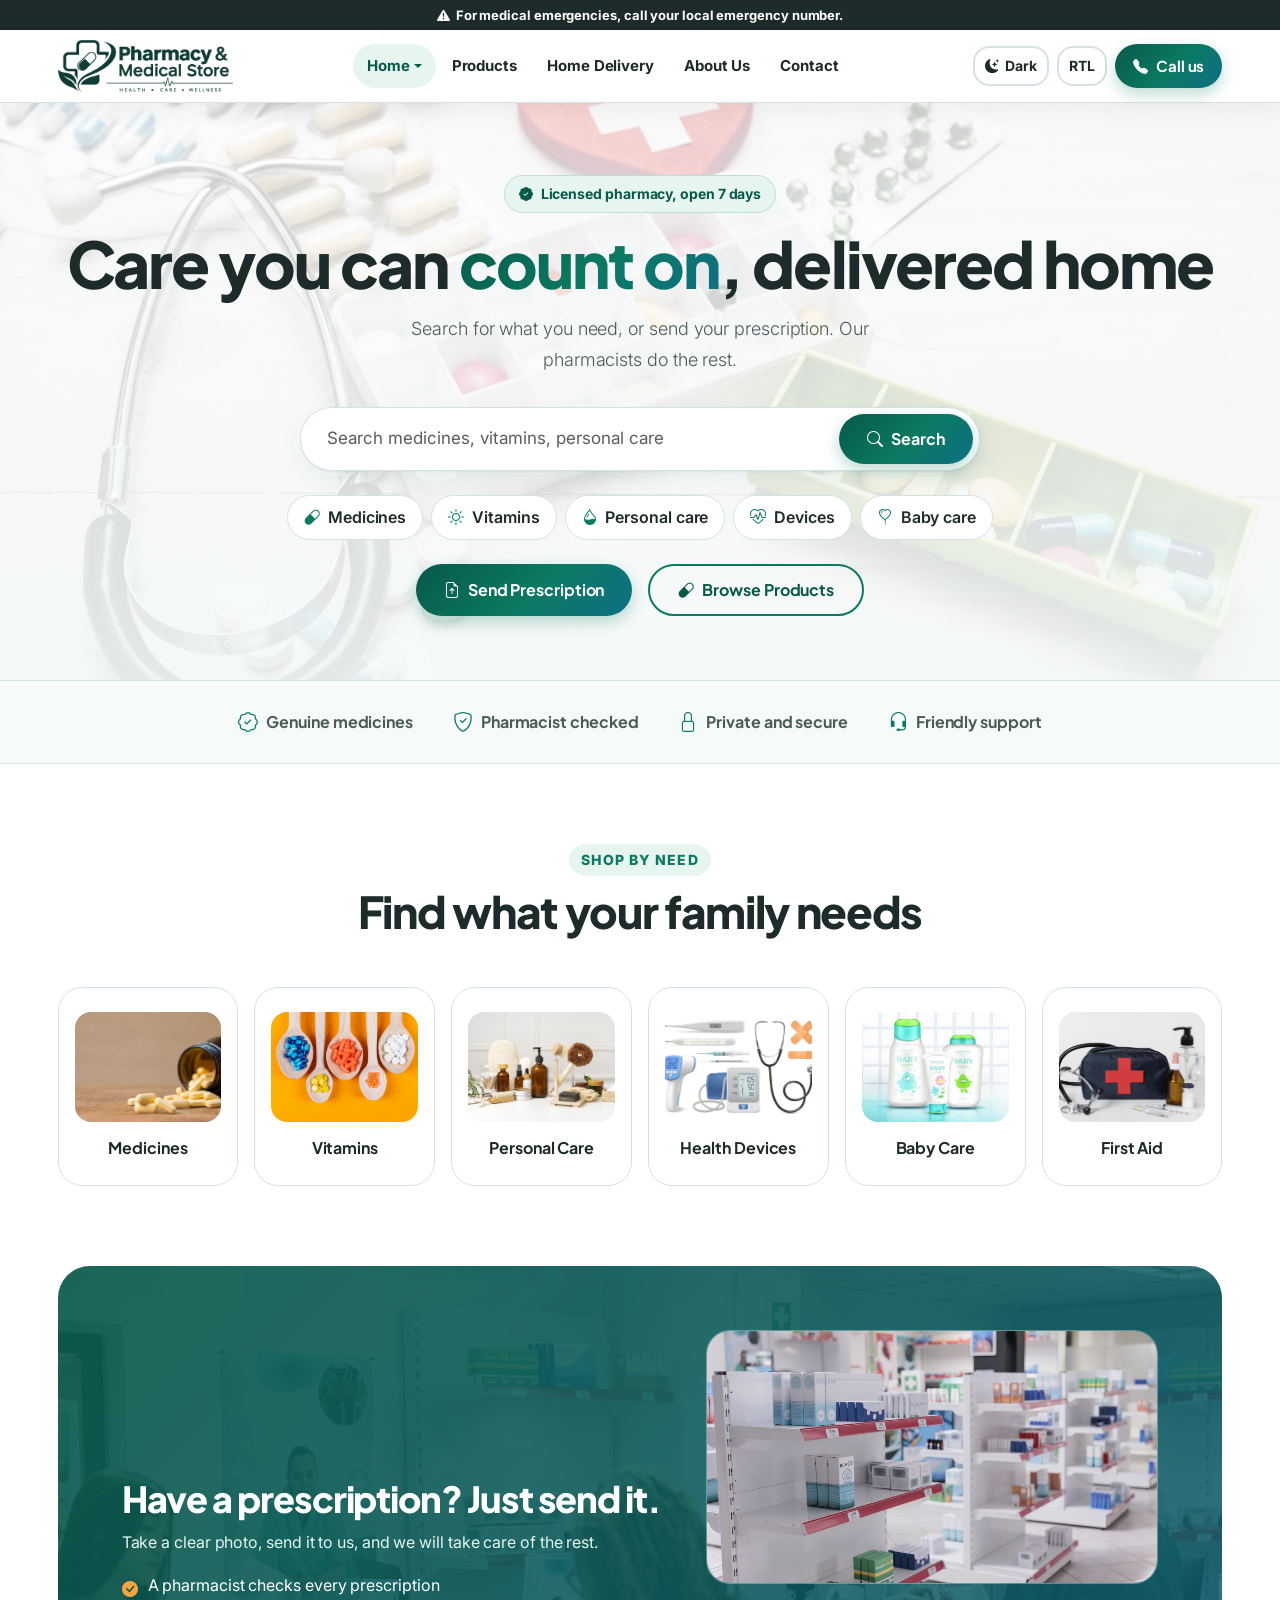
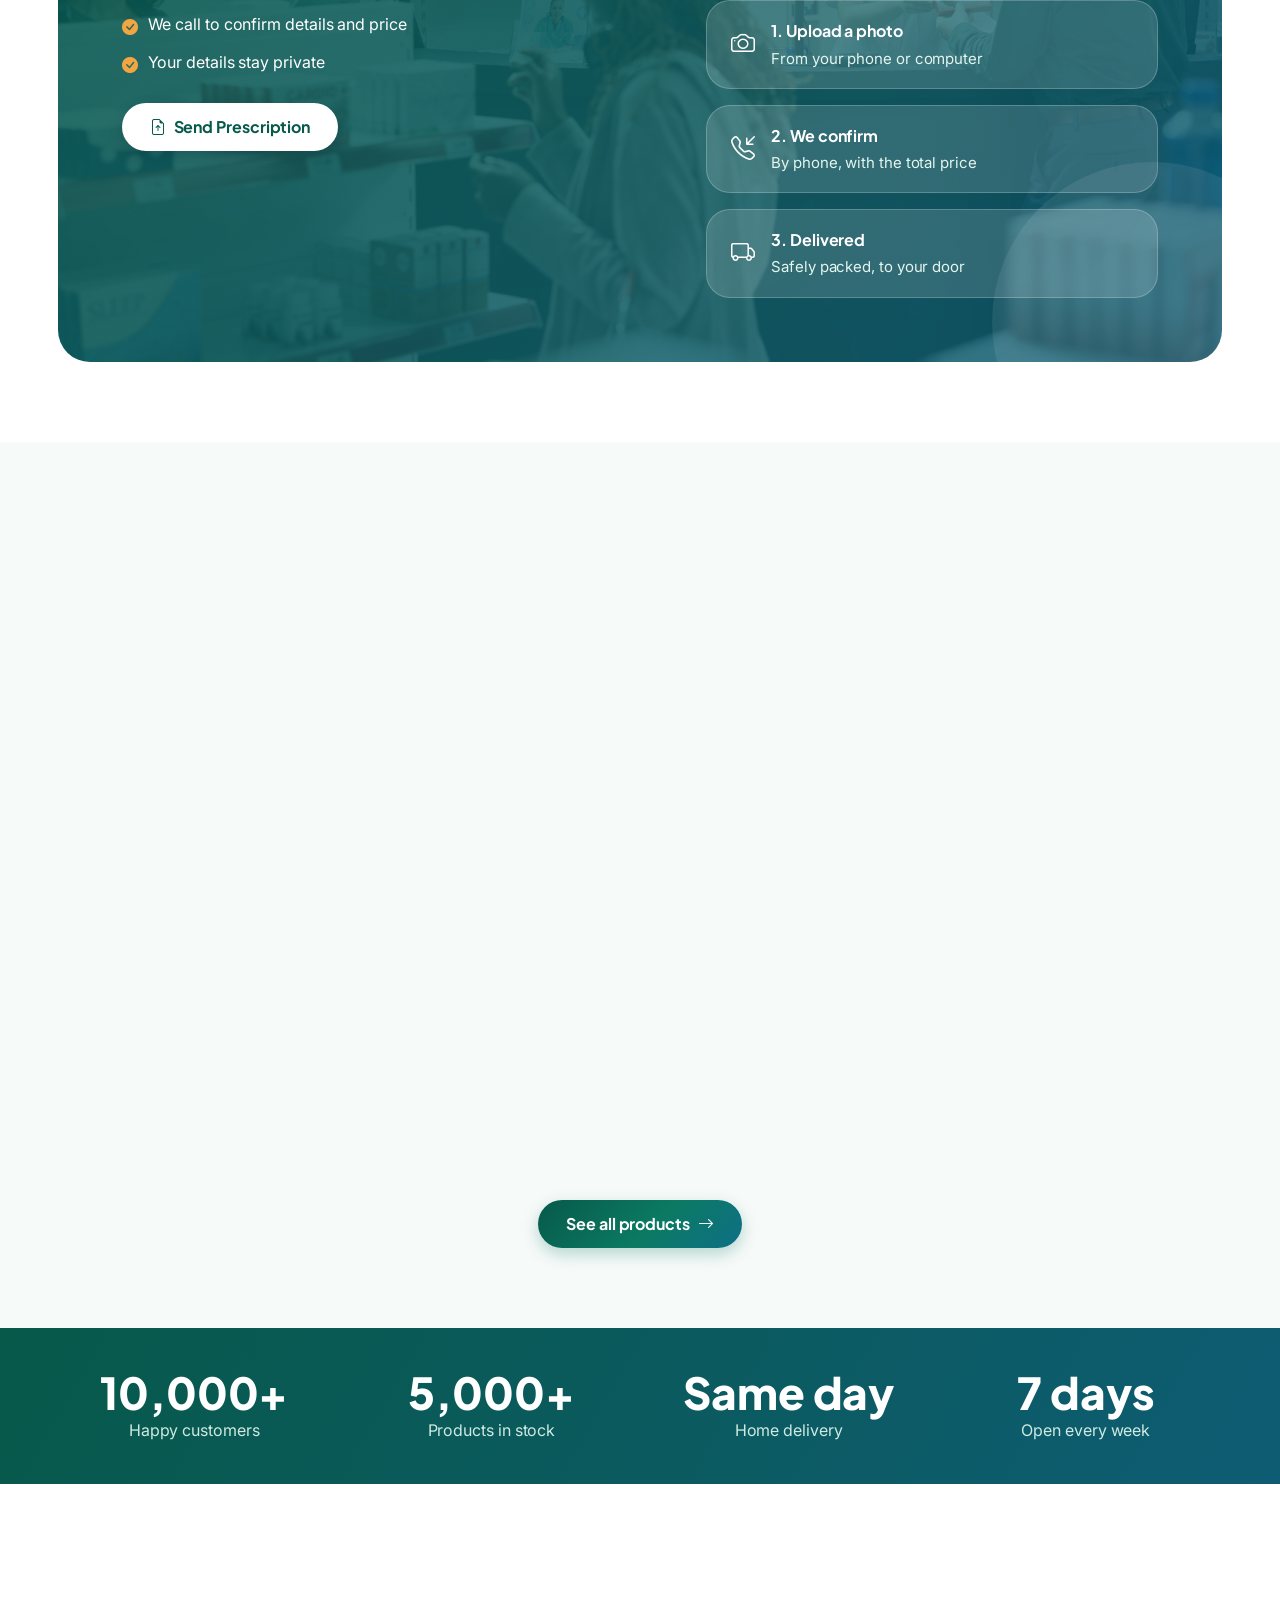
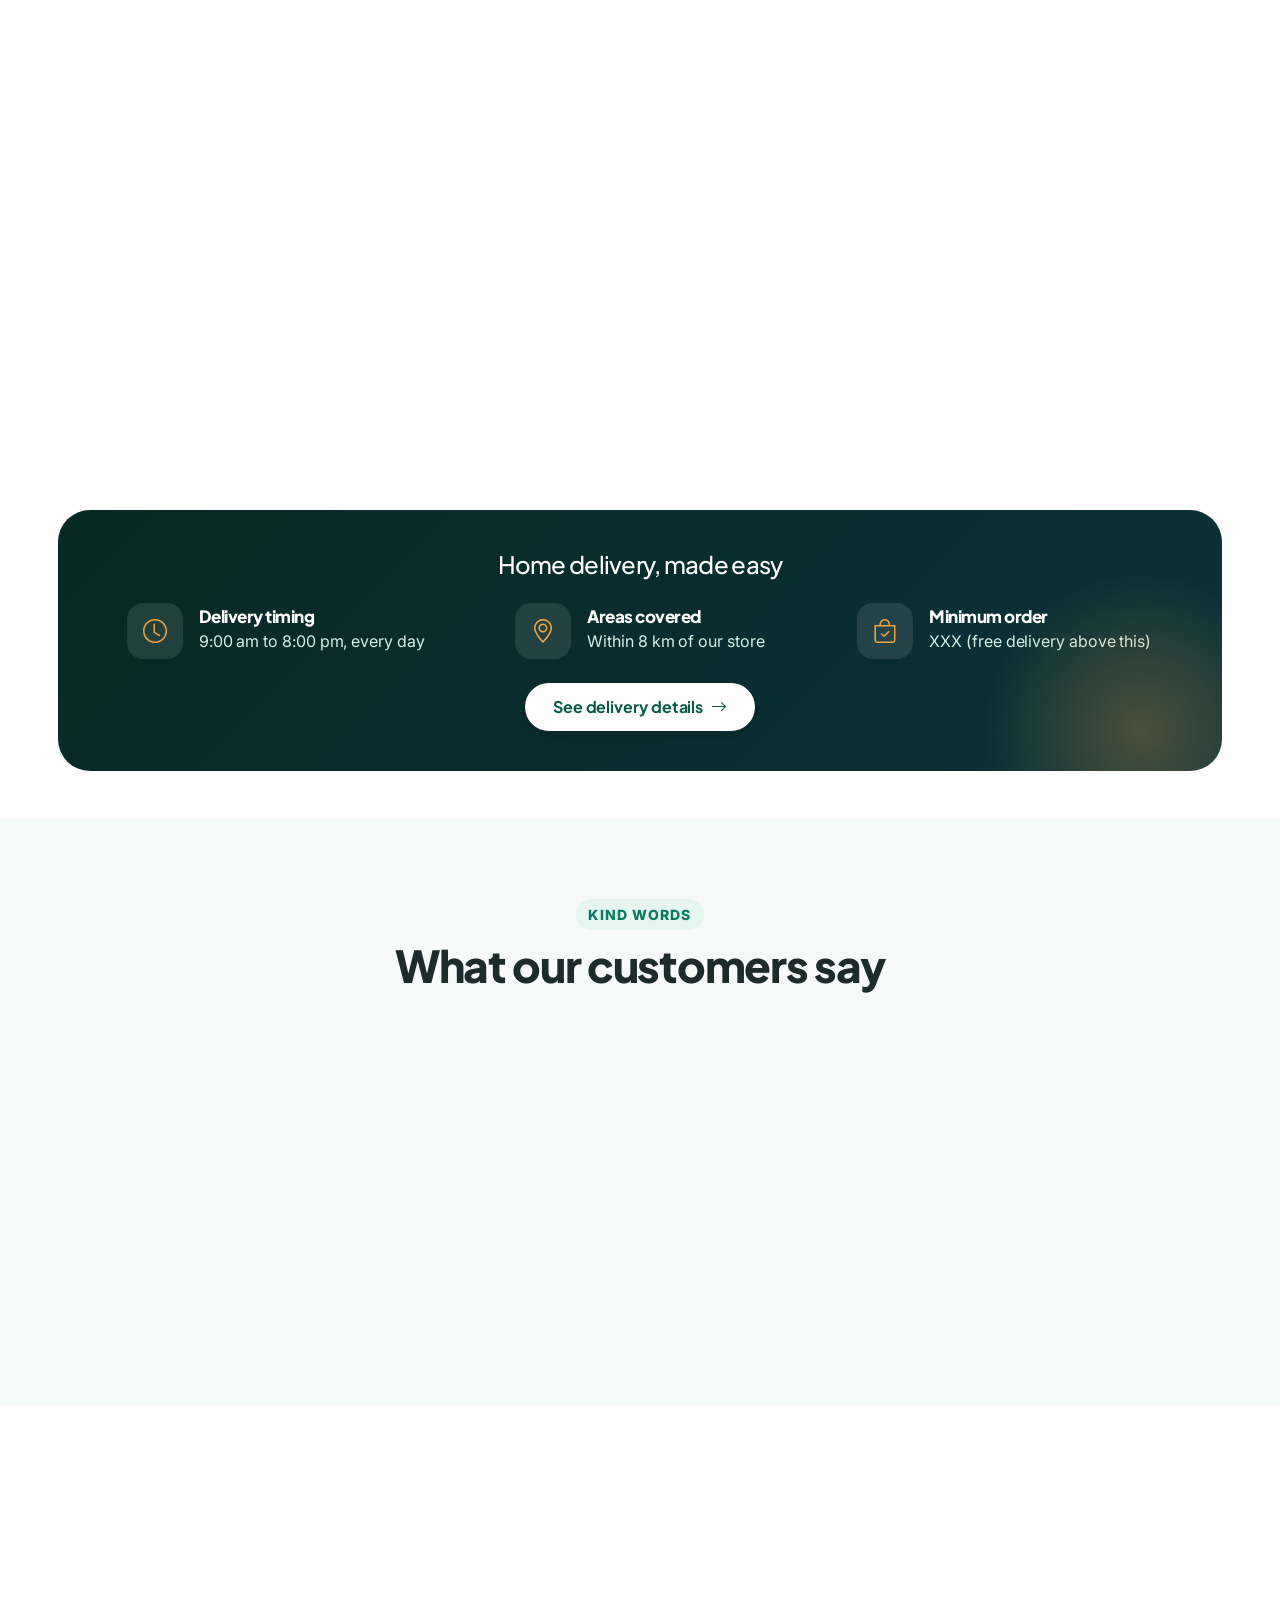
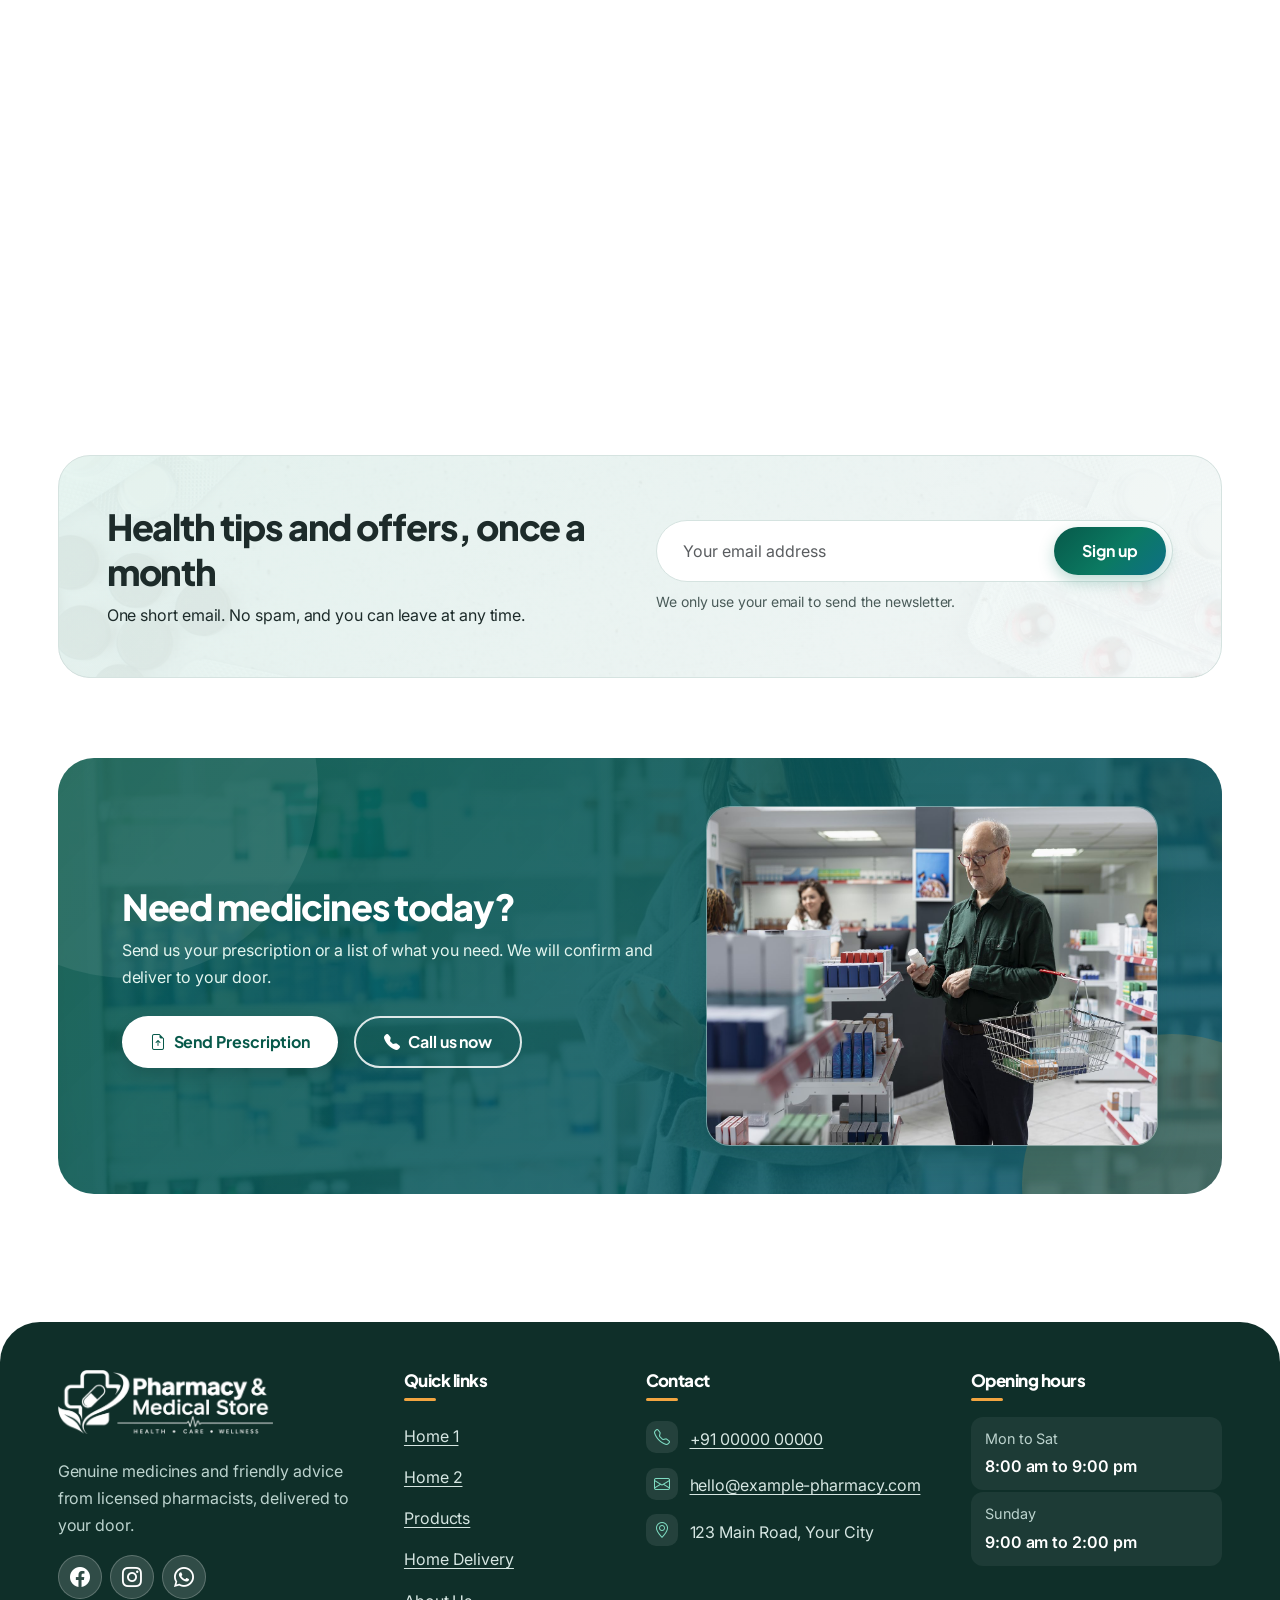
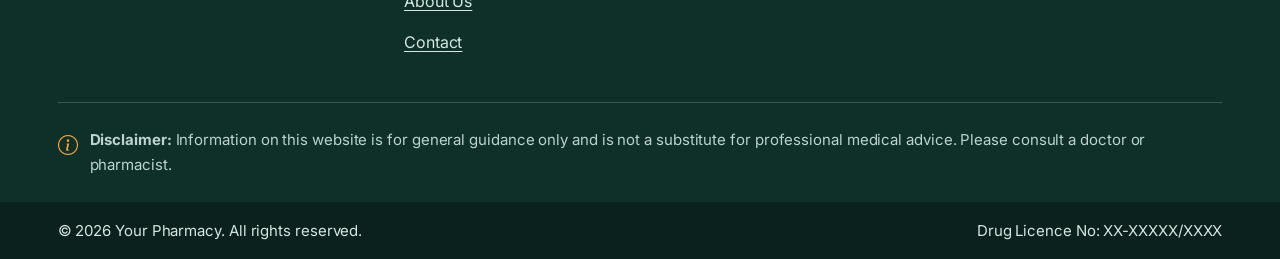
<file: pages/index-2.html>
<!DOCTYPE html>
<html lang="en" dir="ltr">
<head>
  <meta charset="utf-8">
  <meta name="viewport" content="width=device-width, initial-scale=1">
  <title>Care You Can Count On | Your Pharmacy</title>
  <meta name="description" content="Genuine medicines, vitamins and health products with free advice from licensed pharmacists. Order online, send your prescription and get home delivery.">
  <link rel="canonical" href="https://www.example-pharmacy.com/pages/index-2.html">
  <meta name="theme-color" content="#0b7a62">

  <!-- Open Graph / social sharing. TODO: update the domain and image. -->
  <meta property="og:type" content="website">
  <meta property="og:title" content="Care You Can Count On | Your Pharmacy">
  <meta property="og:description" content="Genuine medicines, vitamins and health products with free advice from licensed pharmacists. Order online, send your prescription and get home delivery.">
  <meta property="og:url" content="https://www.example-pharmacy.com/pages/index-2.html">
  <meta property="og:image" content="https://www.example-pharmacy.com/assets/images/og-image.png">
  <meta name="twitter:card" content="summary_large_image">

  <!-- TODO: Replace favicon with your own logo -->
  <link rel="icon" type="image/png" href="../assets/images/favicon.png">

  <!-- Apply the saved or system theme before the page paints (prevents a flash) -->
  <script>
    (function () {
      try {
        var saved = localStorage.getItem("pharmacy-theme");
        var dark = saved ? saved === "dark" : window.matchMedia("(prefers-color-scheme: dark)").matches;
        document.documentElement.setAttribute("data-theme", dark ? "dark" : "light");
        var dir = localStorage.getItem("pharmacy-dir");
        if (dir) document.documentElement.setAttribute("dir", dir);
      } catch (e) {}
    })();
  </script>

  <!-- Fonts -->
  <link rel="preconnect" href="https://fonts.googleapis.com">
  <link rel="preconnect" href="https://fonts.gstatic.com" crossorigin>
  <!-- TODO: Fonts. Max 2 families: Plus Jakarta Sans (headings) + Inter (body). Change here and in style.css variables. -->
  <link href="https://fonts.googleapis.com/css2?family=Inter:wght@400;600;700&family=Plus+Jakarta+Sans:wght@700;800&display=swap" rel="stylesheet">

  <!-- Bootstrap 5 and Bootstrap Icons (CDN). The RTL build is swapped in by main.js when direction is RTL. -->
  <link id="bootstrap-css" rel="stylesheet"
        href="https://cdn.jsdelivr.net/npm/bootstrap@5.3.3/dist/css/bootstrap.min.css"
        data-ltr="https://cdn.jsdelivr.net/npm/bootstrap@5.3.3/dist/css/bootstrap.min.css"
        data-rtl="https://cdn.jsdelivr.net/npm/bootstrap@5.3.3/dist/css/bootstrap.rtl.min.css">
  <link rel="stylesheet" href="https://cdn.jsdelivr.net/npm/bootstrap-icons@1.11.3/font/bootstrap-icons.min.css">

  <!-- Template styles -->
  <link rel="stylesheet" href="../assets/css/style.css">
  <link rel="stylesheet" href="../assets/css/dark-mode.css">
  <link rel="stylesheet" href="../assets/css/rtl.css">
  <!-- JSON-LD structured data. TODO: replace every placeholder value with your real business details. -->
  <script type="application/ld+json">
{
  "@context": "https://schema.org",
  "@type": "Pharmacy",
  "name": "Your Pharmacy Name",
  "url": "https://www.example-pharmacy.com/pages/index-2.html",
  "image": "https://www.example-pharmacy.com/assets/images/og-image.png",
  "telephone": "+91-00000-00000",
  "email": "hello@example-pharmacy.com",
  "priceRange": "$$",
  "address": {
    "@type": "PostalAddress",
    "streetAddress": "123 Main Road",
    "addressLocality": "Your City",
    "addressRegion": "Your State",
    "postalCode": "000000",
    "addressCountry": "IN"
  },
  "openingHoursSpecification": [
    {
      "@type": "OpeningHoursSpecification",
      "dayOfWeek": [
        "Monday",
        "Tuesday",
        "Wednesday",
        "Thursday",
        "Friday",
        "Saturday"
      ],
      "opens": "08:00",
      "closes": "21:00"
    },
    {
      "@type": "OpeningHoursSpecification",
      "dayOfWeek": "Sunday",
      "opens": "09:00",
      "closes": "14:00"
    }
  ],
  "sameAs": [
    "https://www.facebook.com/",
    "https://www.instagram.com/"
  ]
}
  </script>
</head>
<body>
  <a class="skip-link" href="#main">Skip to main content</a>

  <!-- ========== EMERGENCY NOTE ========== -->
  <div class="emergency-bar" role="note">
    <div class="container"><i class="bi bi-exclamation-triangle-fill" aria-hidden="true"></i><strong>For medical emergencies, call your local emergency number.</strong></div>
  </div>

  <!-- ========== HEADER / NAVIGATION ========== -->
  <header class="site-header">
    <nav class="navbar navbar-expand-lg" aria-label="Main navigation">
      <div class="container">
        <!-- TODO: Replace the logo and store name -->
        <a class="navbar-brand" href="index.html" aria-label="Pharmacy &amp; Medical Store, home">
          <img class="brand-logo brand-logo-light" src="../assets/images/logo-full.png" width="900" height="267" alt="Pharmacy &amp; Medical Store - Health, Care, Wellness">
          <img class="brand-logo brand-logo-dark" src="../assets/images/logo-full-white.png" width="900" height="267" alt="" aria-hidden="true">
        </a>
        <button class="navbar-toggler" type="button" data-bs-toggle="collapse" data-bs-target="#main-menu"
                aria-controls="main-menu" aria-expanded="false" aria-label="Open the menu">
          <span class="navbar-toggler-icon"></span>
        </button>
        <div class="collapse navbar-collapse" id="main-menu">
          <ul class="navbar-nav ms-auto me-lg-2 mb-2 mb-lg-0">
            <li class="nav-item dropdown">
              <a class="nav-link dropdown-toggle active" href="index.html" id="home-menu" role="button" data-bs-toggle="dropdown" aria-expanded="false">Home</a>
              <ul class="dropdown-menu" aria-labelledby="home-menu">
                <li><a class="dropdown-item" href="index.html">Home 1</a></li>
                <li><a class="dropdown-item active" href="index-2.html" aria-current="page">Home 2</a></li>
              </ul>
            </li>
            <li class="nav-item"><a class="nav-link" href="products.html">Products</a></li>
            <li class="nav-item"><a class="nav-link" href="home-delivery.html">Home Delivery</a></li>
            <li class="nav-item"><a class="nav-link" href="about.html">About Us</a></li>
            <li class="nav-item"><a class="nav-link" href="contact.html">Contact</a></li>
          </ul>
          <div class="header-tools">
            <button type="button" class="tool-btn" data-theme-toggle aria-pressed="false" aria-label="Switch to dark mode">
              <i class="bi bi-moon-stars-fill" aria-hidden="true"></i><span data-theme-label>Dark</span>
            </button>
            <button type="button" class="tool-btn" data-dir-toggle aria-pressed="false" aria-label="Switch text direction between left-to-right and right-to-left">
              <span data-dir-label>RTL</span>
            </button>
            <!-- TODO: Phone number -->
            <a class="btn btn-sm" href="tel:+910000000000"><i class="bi bi-telephone-fill" aria-hidden="true"></i> Call us</a>
          </div>
        </div>
      </div>
    </nav>
  </header>

  <main id="main">

    <!-- ========== HERO (centred, search first) ========== -->
    <section class="hero hero-centered" aria-labelledby="hero-title">
      <div class="container">
        <span class="hero-pill"><i class="bi bi-patch-check-fill" aria-hidden="true"></i> Licensed pharmacy, open 7 days</span>
        <h1 id="hero-title">Care you can <span class="text-gradient">count on</span>, delivered home</h1>
        <p class="lead">Search for what you need, or send your prescription. Our pharmacists do the rest.</p>
        <form id="home-search" class="search-bar" role="search" aria-label="Search products">
          <label class="visually-hidden" for="home-search-input">Search medicines, vitamins, personal care</label>
          <input class="form-control" type="search" id="home-search-input" placeholder="Search medicines, vitamins, personal care" autocomplete="off">
          <button class="btn" type="submit"><i class="bi bi-search" aria-hidden="true"></i> Search</button>
        </form>
        <ul class="quick-chips" aria-label="Popular categories"><li><a href="products.html?cat=medicines"><i class="bi bi-capsule" aria-hidden="true"></i> Medicines</a></li><li><a href="products.html?cat=vitamins"><i class="bi bi-brightness-high" aria-hidden="true"></i> Vitamins</a></li><li><a href="products.html?cat=personal"><i class="bi bi-droplet-half" aria-hidden="true"></i> Personal care</a></li><li><a href="products.html?cat=devices"><i class="bi bi-heart-pulse" aria-hidden="true"></i> Devices</a></li><li><a href="products.html?cat=baby"><i class="bi bi-balloon-heart" aria-hidden="true"></i> Baby care</a></li></ul>
        <div class="hero-actions">
          <a class="btn" href="contact.html#enquiry"><i class="bi bi-file-earmark-arrow-up" aria-hidden="true"></i> Send Prescription</a>
          <a class="btn btn-outline" href="products.html"><i class="bi bi-capsule" aria-hidden="true"></i> Browse Products</a>
        </div>
      </div>
    </section>

    <!-- ========== TRUST STRIP ========== -->
    <div class="trust-strip">
      <div class="container">
        <ul class="trust-list">
          <li><i class="bi bi-patch-check" aria-hidden="true"></i> Genuine medicines</li>
          <li><i class="bi bi-shield-check" aria-hidden="true"></i> Pharmacist checked</li>
          <li><i class="bi bi-lock" aria-hidden="true"></i> Private and secure</li>
          <li><i class="bi bi-headset" aria-hidden="true"></i> Friendly support</li>
        </ul>
      </div>
    </div>

    <!-- ========== SHOP BY NEED ========== -->
    <section class="section" aria-labelledby="needs-title">
      <div class="container">
        <div class="section-head" data-reveal>
          <span class="eyebrow">Shop by need</span>
          <h2 id="needs-title">Find what your family needs</h2>
        </div>
        <ul class="need-row" data-reveal><li><a href="products.html?cat=medicines"><img class="need-img" src="../assets/images/medicine.jpg" width="400" height="300" loading="lazy" alt="" onerror="this.onerror=null;this.src='../assets/images/product-paracetamol.png'"><span>Medicines</span></a></li><li><a href="products.html?cat=vitamins"><img class="need-img" src="../assets/images/vitamins.jpg" width="400" height="300" loading="lazy" alt="" onerror="this.onerror=null;this.src='../assets/images/product-multivitamin.png'"><span>Vitamins</span></a></li><li><a href="products.html?cat=personal"><img class="need-img" src="../assets/images/personal care.jpg" width="400" height="300" loading="lazy" alt="" onerror="this.onerror=null;this.src='../assets/images/product-moisturiser.png'"><span>Personal Care</span></a></li><li><a href="products.html?cat=devices"><img class="need-img" src="../assets/images/health devices.jpg" width="400" height="300" loading="lazy" alt="" onerror="this.onerror=null;this.src='../assets/images/product-bp-monitor.png'"><span>Health Devices</span></a></li><li><a href="products.html?cat=baby"><img class="need-img" src="../assets/images/babycare.jpg" width="400" height="300" loading="lazy" alt="" onerror="this.onerror=null;this.src='../assets/images/product-baby-lotion.png'"><span>Baby Care</span></a></li><li><a href="products.html?cat=firstaid"><img class="need-img" src="../assets/images/fist aid.jpg" width="400" height="300" loading="lazy" alt="" onerror="this.onerror=null;this.src='../assets/images/product-first-aid-kit.png'"><span>First Aid</span></a></li></ul>
      </div>
    </section>

    <!-- ========== PRESCRIPTION BAND ========== -->
    <section class="section pt-0" aria-labelledby="rx-title">
      <div class="container">
        <div class="rx-band" data-reveal>
          <div style="position:relative;z-index:1">
            <h2 id="rx-title">Have a prescription? Just send it.</h2>
            <p>Take a clear photo, send it to us, and we will take care of the rest.</p>
            <ul>
              <li><i class="bi bi-check-circle-fill" aria-hidden="true"></i> A pharmacist checks every prescription</li>
              <li><i class="bi bi-check-circle-fill" aria-hidden="true"></i> We call to confirm details and price</li>
              <li><i class="bi bi-check-circle-fill" aria-hidden="true"></i> Your details stay private</li>
            </ul>
            <div class="hero-actions">
              <a class="btn btn-light" href="contact.html#enquiry"><i class="bi bi-file-earmark-arrow-up" aria-hidden="true"></i> Send Prescription</a>
            </div>
          </div>
          <div class="rx-ways">
            <!-- TODO: Replace with a real photo of your store -->
            <img class="rx-img" src="../assets/images/ph8.jpg" width="800" height="450" loading="lazy" alt="Shelves stocked with health and beauty products" onerror="this.onerror=null;this.src='../assets/images/about-store.png'">
            <div class="rx-way"><i class="bi bi-camera" aria-hidden="true"></i><div><strong>1. Upload a photo</strong><span>From your phone or computer</span></div></div>
            <div class="rx-way"><i class="bi bi-telephone-inbound" aria-hidden="true"></i><div><strong>2. We confirm</strong><span>By phone, with the total price</span></div></div>
            <div class="rx-way"><i class="bi bi-truck" aria-hidden="true"></i><div><strong>3. Delivered</strong><span>Safely packed, to your door</span></div></div>
          </div>
        </div>
      </div>
    </section>

    <!-- ========== POPULAR PRODUCTS ========== -->
    <section class="section section-alt" aria-labelledby="popular-title">
      <div class="container">
        <div class="section-head" data-reveal>
          <span class="eyebrow">Everyday favourites</span>
          <h2 id="popular-title">Popular products</h2>
          <p>A few things our neighbours pick up most often.</p>
        </div>
        <div class="row g-4" data-reveal>
          <div class="col-12 col-sm-6 col-xl-3">
            <article class="card-box product-card">
              <img class="product-img" src="../assets/images/Vitamin C Tablet.jpg" width="400" height="300" loading="lazy" alt="Pack of Vitamin C Tablets" onerror="this.onerror=null;this.src='../assets/images/product-vitamin-c.png'">
              <div class="product-body">
                <div><span class="badge-tag badge-otc">Over the counter</span></div>
                <h3>Vitamin C Tablets</h3>
                <p class="product-use">Daily support for general wellbeing</p>
                <div class="product-meta">
                  <span class="pack-size">30 tablets</span>
                  <!-- TODO: replace the price placeholder with real prices -->
                  <span class="product-price">&#8377; 60.00</span>
                </div>
                <a class="btn btn-sm" href="products.html"><i class="bi bi-plus-lg" aria-hidden="true"></i> View product<span class="visually-hidden"> Vitamin C Tablets</span></a>
              </div>
            </article>
          </div>
          <div class="col-12 col-sm-6 col-xl-3">
            <article class="card-box product-card">
              <img class="product-img" src="../assets/images/Multivitamin.jpg" width="400" height="300" loading="lazy" alt="Pack of Multivitamin" onerror="this.onerror=null;this.src='../assets/images/product-multivitamin.png'">
              <div class="product-body">
                <div><span class="badge-tag badge-otc">Over the counter</span></div>
                <h3>Multivitamin</h3>
                <p class="product-use">A simple daily supplement dietary</p>
                <div class="product-meta">
                  <span class="pack-size">30 tablets</span>
                  <!-- TODO: replace the price placeholder with real prices -->
                  <span class="product-price">&#8377; 45.00</span>
                </div>
                <a class="btn btn-sm" href="products.html"><i class="bi bi-plus-lg" aria-hidden="true"></i> View product<span class="visually-hidden"> Multivitamin</span></a>
              </div>
            </article>
          </div>
          <div class="col-12 col-sm-6 col-xl-3">
            <article class="card-box product-card">
              <img class="product-img" src="../assets/images/Digital Thermometer.jpg" width="400" height="300" loading="lazy" alt="Pack of Digital Thermometer" onerror="this.onerror=null;this.src='../assets/images/product-thermometer.png'">
              <div class="product-body">
                <div><span class="badge-tag badge-info">Health device</span></div>
                <h3>Digital Thermometer</h3>
                <p class="product-use">Quick, easy temperature checks</p>
                <div class="product-meta">
                  <span class="pack-size">1 piece</span>
                  <!-- TODO: replace the price placeholder with real prices -->
                  <span class="product-price">&#8377; 85.00</span>
                </div>
                <a class="btn btn-sm" href="products.html"><i class="bi bi-plus-lg" aria-hidden="true"></i> View product<span class="visually-hidden"> Digital Thermometer</span></a>
              </div>
            </article>
          </div>
          <div class="col-12 col-sm-6 col-xl-3">
            <article class="card-box product-card">
              <img class="product-img" src="../assets/images/Hand Sanitiser.jpg" width="400" height="300" loading="lazy" alt="Pack of Hand Sanitiser" onerror="this.onerror=null;this.src='../assets/images/product-sanitiser.png'">
              <div class="product-body">
                <div><span class="badge-tag badge-otc">Over the counter</span></div>
                <h3>Hand Sanitiser</h3>
                <p class="product-use">Everyday hand hygiene on the go</p>
                <div class="product-meta">
                  <span class="pack-size">100 ml</span>
                  <!-- TODO: replace the price placeholder with real prices -->
                  <span class="product-price">&#8377;15.00</span>
                </div>
                <a class="btn btn-sm" href="products.html"><i class="bi bi-plus-lg" aria-hidden="true"></i> View product<span class="visually-hidden"> Hand Sanitiser</span></a>
              </div>
            </article>
          </div>
        </div>
        <p class="text-center mt-5 mb-0"><a class="btn" href="products.html">See all products <i class="bi bi-arrow-right" aria-hidden="true"></i></a></p>
      </div>
    </section>

    <!-- ========== STATS BAND ========== -->
    <section class="stats-band" aria-label="Our pharmacy in numbers">
      <div class="container">
        <!-- TODO: Replace these sample numbers with your real ones, or remove the block -->
        <ul>
          <li><strong>10,000+</strong><span>Happy customers</span></li>
          <li><strong>5,000+</strong><span>Products in stock</span></li>
          <li><strong>Same day</strong><span>Home delivery</span></li>
          <li><strong>7 days</strong><span>Open every week</span></li>
        </ul>
      </div>
    </section>

    <!-- ========== MEET THE PHARMACIST ========== -->
    <section class="section" aria-labelledby="pharm-title">
      <div class="container">
        <div class="pharmacist-split">
          <div data-reveal>
            <!-- TODO: Replace with a real photo of your pharmacist -->
            <img class="hero-img" src="../assets/images/ph2.jpg" width="800" height="600" loading="lazy" alt="A pharmacist in a white coat reaching for a medicine box" onerror="this.onerror=null;this.src='../assets/images/team-1.png'">
          </div>
          <div data-reveal>
            <span class="eyebrow">Real people, real advice</span>
            <h2 id="pharm-title" class="mt-3">Talk to a pharmacist, not a call centre</h2>
            <p class="lead">Questions about how to take a medicine, or what to keep at home? Ask us. It is free.</p>
            <ul class="check-list">
              <li><i class="bi bi-check-circle-fill" aria-hidden="true"></i> Licensed, friendly and unhurried</li>
              <li><i class="bi bi-check-circle-fill" aria-hidden="true"></i> Clear answers in plain language</li>
              <li><i class="bi bi-check-circle-fill" aria-hidden="true"></i> Genuine medicines from approved suppliers</li>
            </ul>
            <a class="btn btn-outline" href="about.html">Meet our team <i class="bi bi-arrow-right" aria-hidden="true"></i></a>
          </div>
        </div>
      </div>
    </section>

    <!-- ========== DELIVERY STRIP ========== -->
    <section class="delivery-strip" aria-labelledby="strip-title">
      <div class="container">
        <h2 id="strip-title" class="h4 mb-4">Home delivery, made easy</h2>
        <div class="row g-4 align-items-center">
          <!-- TODO: Update delivery timing, areas and minimum order -->
          <div class="col-12 col-md-4"><div class="strip-item"><i class="bi bi-clock" aria-hidden="true"></i><div><h3>Delivery timing</h3><p>9:00 am to 8:00 pm, every day</p></div></div></div>
          <div class="col-12 col-md-4"><div class="strip-item"><i class="bi bi-geo-alt" aria-hidden="true"></i><div><h3>Areas covered</h3><p>Within 8 km of our store</p></div></div></div>
          <div class="col-12 col-md-4"><div class="strip-item"><i class="bi bi-bag-check" aria-hidden="true"></i><div><h3>Minimum order</h3><p>XXX (free delivery above this)</p></div></div></div>
        </div>
        <p class="mt-4 mb-0"><a class="btn btn-light" href="home-delivery.html">See delivery details <i class="bi bi-arrow-right" aria-hidden="true"></i></a></p>
      </div>
    </section>

    <!-- ========== TESTIMONIALS ========== -->
    <section class="section section-alt" aria-labelledby="reviews-title">
      <div class="container">
        <div class="section-head">
          <span class="eyebrow">Kind words</span>
          <h2 id="reviews-title">What our customers say</h2>
        </div>
        <!-- TODO: Replace with real, permission-checked customer reviews -->
        <div class="row g-4" data-reveal>
          <div class="col-12 col-md-6 col-lg-4"><figure class="card-box testimonial"><div class="stars" role="img" aria-label="5 out of 5 stars"><i class="bi bi-star-fill" aria-hidden="true"></i><i class="bi bi-star-fill" aria-hidden="true"></i><i class="bi bi-star-fill" aria-hidden="true"></i><i class="bi bi-star-fill" aria-hidden="true"></i><i class="bi bi-star-fill" aria-hidden="true"></i></div><blockquote>The pharmacist explained everything slowly and clearly. Delivery was on time.</blockquote><figcaption class="testimonial-who"><img class="avatar" src="../assets/images/Marcus vein.jpg" width="56" height="56" loading="lazy" alt="Portrait of a smiling woman, customer" onerror="this.onerror=null;this.src='../assets/images/team-1.png'"><span><span class="who">Marcus vein</span><br><span class="where">America</span></span></figcaption></figure></div>
          <div class="col-12 col-md-6 col-lg-4"><figure class="card-box testimonial"><div class="stars" role="img" aria-label="5 out of 5 stars"><i class="bi bi-star-fill" aria-hidden="true"></i><i class="bi bi-star-fill" aria-hidden="true"></i><i class="bi bi-star-fill" aria-hidden="true"></i><i class="bi bi-star-fill" aria-hidden="true"></i><i class="bi bi-star-fill" aria-hidden="true"></i></div><blockquote>I send my father's prescription by phone every month. It is simple and very reliable.</blockquote><figcaption class="testimonial-who"><img class="avatar" src="../assets/images/Andria Elen.jpg" width="56" height="56" loading="lazy" alt="Portrait of a smiling man, customer" onerror="this.onerror=null;this.src='../assets/images/team-2.png'"><span><span class="who">Andria Elen</span><br><span class="where">America</span></span></figcaption></figure></div>
          <div class="col-12 col-md-6 col-lg-4 mx-md-auto mx-lg-0"><figure class="card-box testimonial"><div class="stars" role="img" aria-label="5 out of 5 stars"><i class="bi bi-star-fill" aria-hidden="true"></i><i class="bi bi-star-fill" aria-hidden="true"></i><i class="bi bi-star-fill" aria-hidden="true"></i><i class="bi bi-star-fill" aria-hidden="true"></i><i class="bi bi-star-fill" aria-hidden="true"></i></div><blockquote>Friendly staff and fair prices. They always call to confirm before sending.</blockquote><figcaption class="testimonial-who"><img class="avatar" src="../assets/images/David Sen.jpg" width="56" height="56" loading="lazy" alt="Portrait of a smiling woman, customer" onerror="this.onerror=null;this.src='../assets/images/team-3.png'"><span><span class="who">David Sen</span><br><span class="where">London</span></span></figcaption></figure></div>
        </div>
      </div>
    </section>

    <!-- ========== FAQ ========== -->
    <section class="section" aria-labelledby="faq-title">
      <div class="container">
        <div class="section-head" data-reveal>
          <span class="eyebrow">Good to know</span>
          <h2 id="faq-title">Quick answers</h2>
        </div>
        <div class="row justify-content-center" data-reveal>
          <div class="col-12 col-lg-8">
            <div class="accordion" id="home-faq">
          <div class="accordion-item">
            <h3 class="accordion-header"><button class="accordion-button" type="button" data-bs-toggle="collapse" data-bs-target="#h2faq0" aria-expanded="true" aria-controls="h2faq0">Do I need a prescription to order?</button></h3>
            <div id="h2faq0" class="accordion-collapse collapse show" data-bs-parent="#home-faq"><div class="accordion-body">Some medicines need a valid prescription from your doctor. Send us a clear photo and our pharmacist will check it before anything is sent. Many everyday health products do not need one.</div></div>
          </div>
          <div class="accordion-item">
            <h3 class="accordion-header"><button class="accordion-button collapsed" type="button" data-bs-toggle="collapse" data-bs-target="#h2faq1" aria-expanded="false" aria-controls="h2faq1">How fast is delivery?</button></h3>
            <div id="h2faq1" class="accordion-collapse collapse" data-bs-parent="#home-faq"><div class="accordion-body">Most orders inside our delivery area arrive the same day. We will confirm the timing when we call you.</div></div>
          </div>
          <div class="accordion-item">
            <h3 class="accordion-header"><button class="accordion-button collapsed" type="button" data-bs-toggle="collapse" data-bs-target="#h2faq2" aria-expanded="false" aria-controls="h2faq2">How can I pay?</button></h3>
            <div id="h2faq2" class="accordion-collapse collapse" data-bs-parent="#home-faq"><div class="accordion-body">Pay online by card or UPI, or pay when your order arrives. We confirm the total before we send it.</div></div>
          </div>
          <div class="accordion-item">
            <h3 class="accordion-header"><button class="accordion-button collapsed" type="button" data-bs-toggle="collapse" data-bs-target="#h2faq3" aria-expanded="false" aria-controls="h2faq3">Can I ask the pharmacist a question?</button></h3>
            <div id="h2faq3" class="accordion-collapse collapse" data-bs-parent="#home-faq"><div class="accordion-body">Yes. Call or message us any time we are open. We are happy to explain how to take a medicine or store it safely.</div></div>
          </div>
            </div>
          </div>
        </div>
      </div>
    </section>

    <!-- ========== NEWSLETTER + FINAL CTA ========== -->
    <section class="section pt-0" aria-labelledby="news-title">
      <div class="container">
        <div class="final-split">
          <div>
            <h2 id="news-title">Health tips and offers, once a month</h2>
            <p class="mb-0">One short email. No spam, and you can leave at any time.</p>
          </div>
          <div>
            <!-- TODO: Newsletter. Set the action to your Mailchimp or ConvertKit form URL (or set it in main.js Config). -->
            <form data-newsletter action="https://YOUR-DOMAIN.us1.list-manage.com/subscribe/post?u=YOUR_U&amp;id=YOUR_ID" method="post" novalidate class="newsletter-form">
              <label class="visually-hidden" for="news-email">Your email address</label>
              <input class="form-control" type="email" id="news-email" name="EMAIL" placeholder="Your email address" autocomplete="email" aria-describedby="news-note">
              <button class="btn" type="submit">Sign up</button>
            </form>
            <p id="news-note" class="form-text mt-2 mb-0" data-newsletter-note aria-live="polite">We only use your email to send the newsletter.</p>
          </div>
        </div>
      </div>
    </section>

    <section class="section pt-0" aria-labelledby="cta-title">
      <div class="container">
        <div class="cta-banner cta-split">
          <div class="cta-text">
            <h2 id="cta-title">Need medicines today?</h2>
            <p>Send us your prescription or a list of what you need. We will confirm and deliver to your door.</p>
            <div class="hero-actions">
              <a class="btn btn-light" href="contact.html#enquiry"><i class="bi bi-file-earmark-arrow-up" aria-hidden="true"></i> Send Prescription</a>
              <a class="btn btn-outline-light" href="tel:+910000000000"><i class="bi bi-telephone-fill" aria-hidden="true"></i> Call us now</a>
            </div>
          </div>
          <!-- TODO: Replace with a real photo -->
          <div class="cta-media"><img src="../assets/images/ph1.jpg" width="800" height="600" loading="lazy" alt="A pharmacist showing a pill bottle to a customer" onerror="this.onerror=null;this.src='../assets/images/team-2.png'"></div>
        </div>
      </div>
    </section>

  </main>

  <!-- ========== FOOTER ========== -->
  <footer class="site-footer">
    <div class="container">
      <div class="footer-grid">
        <div class="footer-brand">
          <a class="footer-logo" href="index.html" aria-label="Pharmacy &amp; Medical Store, home"><img src="../assets/images/logo-full-white.png" width="900" height="267" alt="Pharmacy &amp; Medical Store - Health, Care, Wellness" loading="lazy"></a>
          <p>Genuine medicines and friendly advice from licensed pharmacists, delivered to your door.</p>
          <ul class="social-links" aria-label="Social media">
            <!-- TODO: Social media links -->
            <li><a href="https://www.facebook.com/" aria-label="Facebook"><i class="bi bi-facebook" aria-hidden="true"></i></a></li>
            <li><a href="https://www.instagram.com/" aria-label="Instagram"><i class="bi bi-instagram" aria-hidden="true"></i></a></li>
            <li><a href="https://wa.me/910000000000" aria-label="WhatsApp"><i class="bi bi-whatsapp" aria-hidden="true"></i></a></li>
          </ul>
        </div>

        <nav class="footer-col" aria-label="Quick links">
          <h3>Quick links</h3>
          <ul class="footer-links">
            <li><a href="index.html">Home 1</a></li>
            <li><a href="index-2.html">Home 2</a></li>
            <li><a href="products.html">Products</a></li>
            <li><a href="home-delivery.html">Home Delivery</a></li>
            <li><a href="about.html">About Us</a></li>
            <li><a href="contact.html">Contact</a></li>
          </ul>
        </nav>

        <div class="footer-col">
          <h3>Contact</h3>
          <ul class="footer-links footer-contact">
            <!-- TODO: Phone, email and address -->
            <li><i class="bi bi-telephone" aria-hidden="true"></i><a href="tel:+910000000000"><span class="phone-number">+91 00000 00000</span></a></li>
            <li><i class="bi bi-envelope" aria-hidden="true"></i><a href="mailto:hello@example-pharmacy.com">hello@example-pharmacy.com</a></li>
            <li><i class="bi bi-geo-alt" aria-hidden="true"></i><span>123 Main Road, Your City</span></li>
          </ul>
        </div>

        <div class="footer-col">
          <h3>Opening hours</h3>
          <ul class="footer-links footer-hours">
            <li><span>Mon to Sat</span><strong>8:00 am to 9:00 pm</strong></li>
            <li><span>Sunday</span><strong>9:00 am to 2:00 pm</strong></li>
          </ul>
        </div>
      </div>

      <div class="disclaimer" role="note">
        <i class="bi bi-info-circle" aria-hidden="true"></i>
        <p><strong>Disclaimer:</strong> Information on this website is for general guidance only and is not a substitute for professional medical advice. Please consult a doctor or pharmacist.</p>
      </div>
    </div>
    <div class="footer-bottom">
      <div class="container footer-bottom-inner">
        <span>&copy; <span data-year>2026</span> Your Pharmacy. All rights reserved.</span>
        <!-- TODO: Replace with your real drug licence number -->
        <span>Drug Licence No: XX-XXXXX/XXXX</span>
      </div>
    </div>
  </footer>

  <!-- ========== STICKY CALL / WHATSAPP BAR (mobile only) ========== -->
  <div class="sticky-contact" role="navigation" aria-label="Quick contact">
    <a href="tel:+910000000000"><i class="bi bi-telephone-fill" aria-hidden="true"></i> Call</a>
    <a class="whatsapp" href="https://wa.me/910000000000" rel="noopener"><i class="bi bi-whatsapp" aria-hidden="true"></i> WhatsApp</a>
  </div>

  <!-- ========== SCRIPTS ========== -->
  <script src="https://cdn.jsdelivr.net/npm/bootstrap@5.3.3/dist/js/bootstrap.bundle.min.js" defer></script>
  <script src="../assets/js/main.js" defer></script>
</body>
</html>
</file>
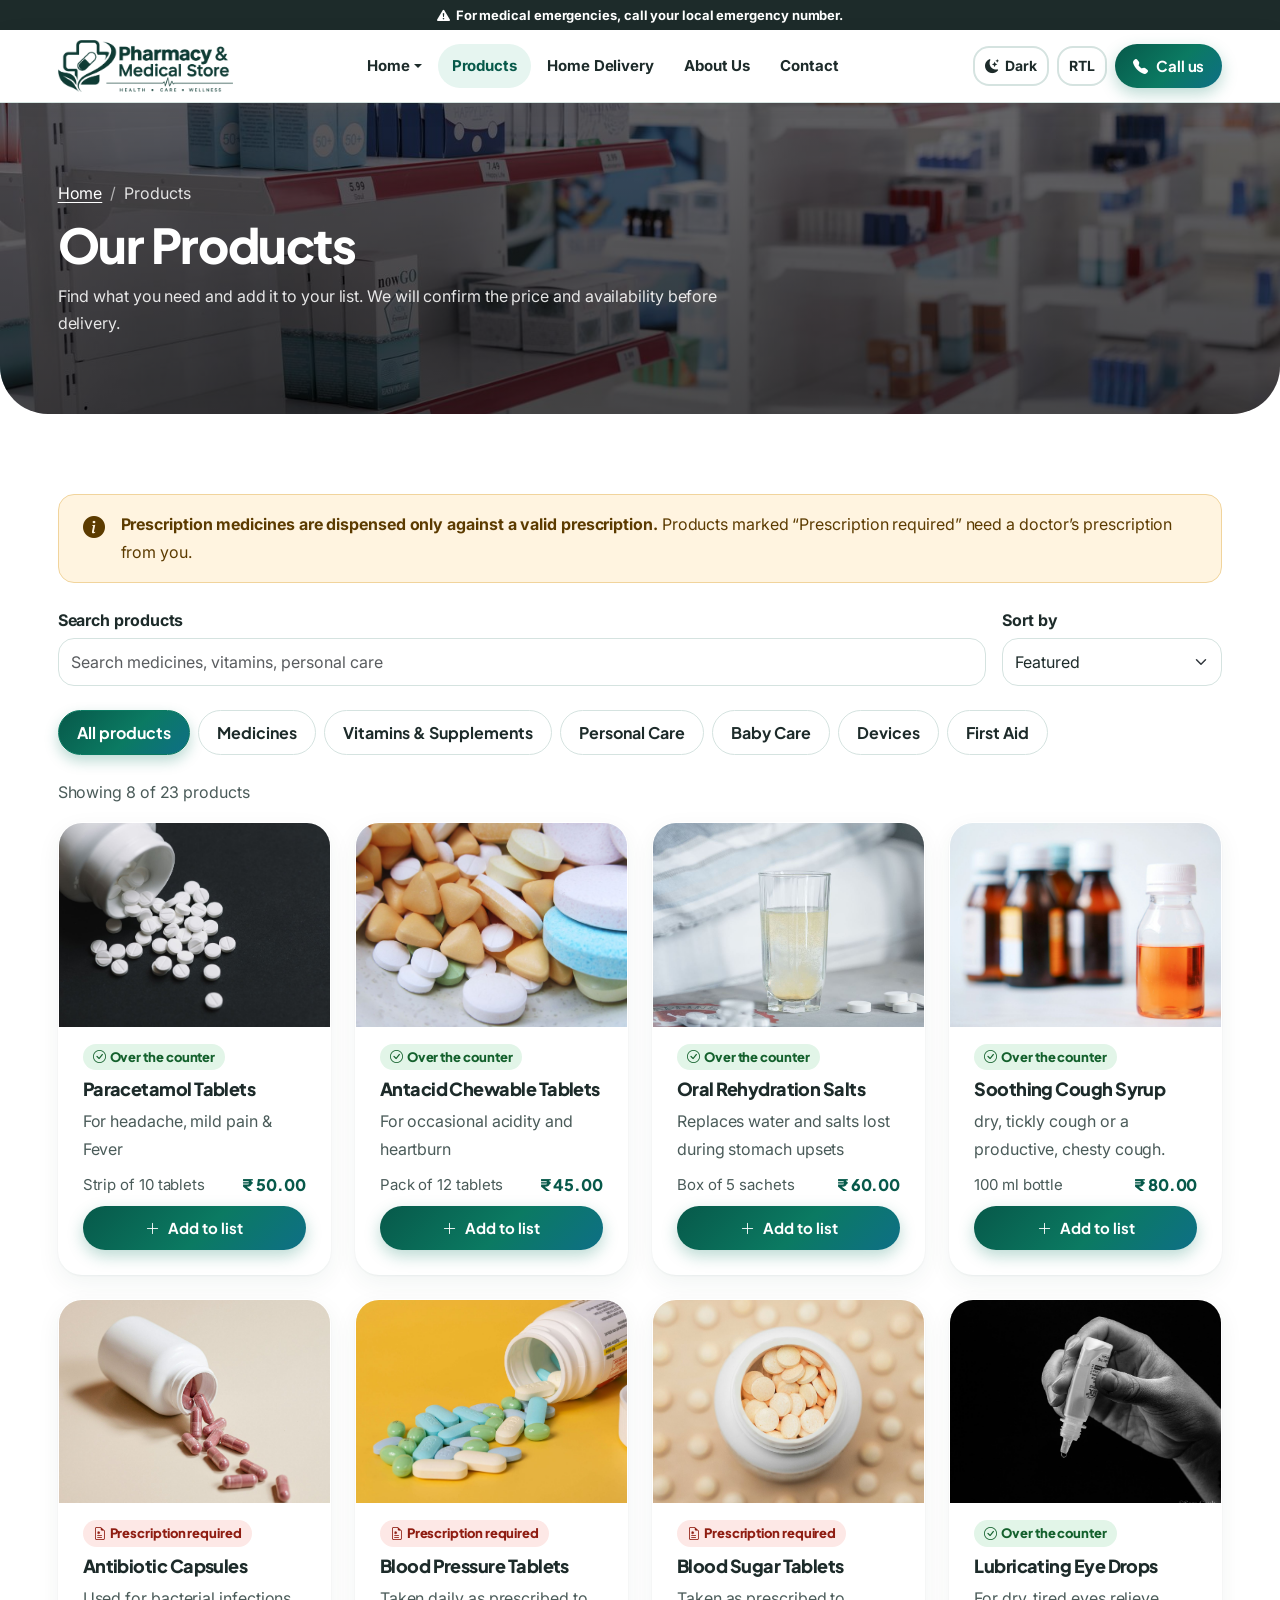
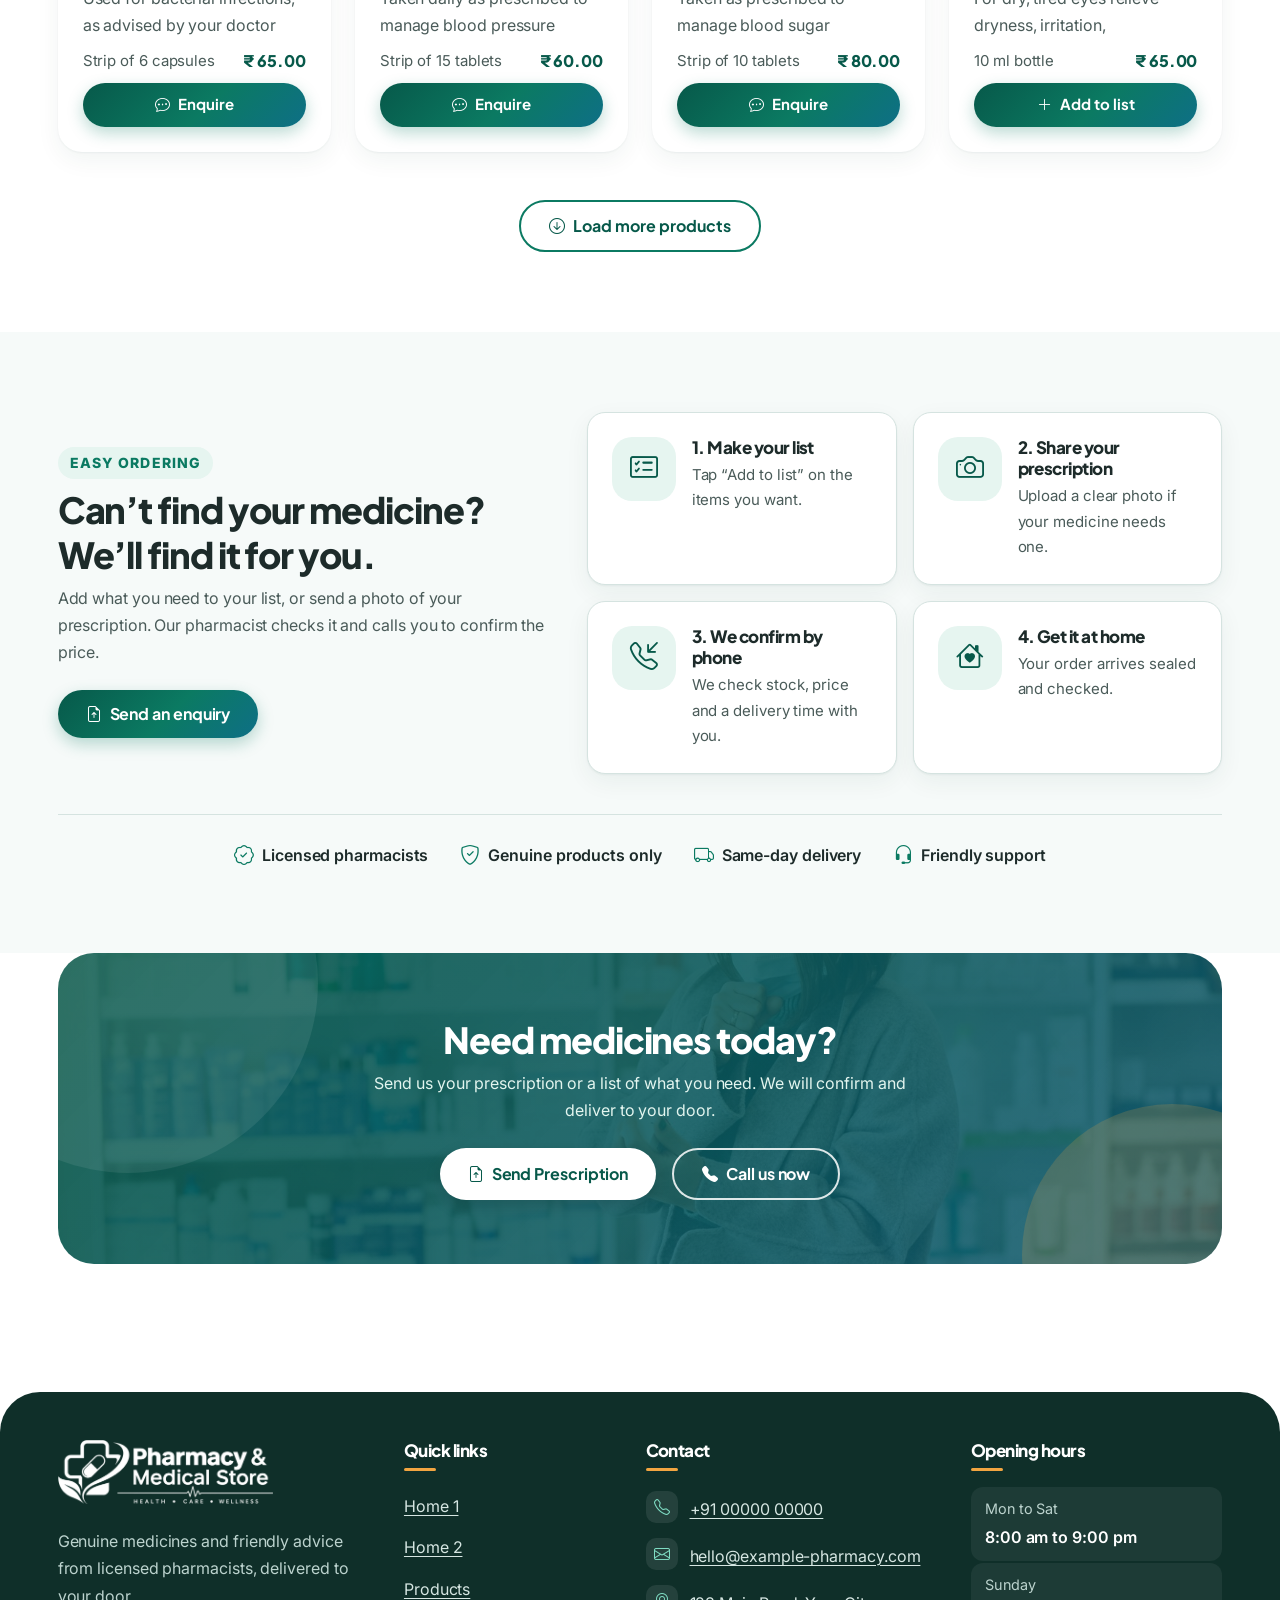
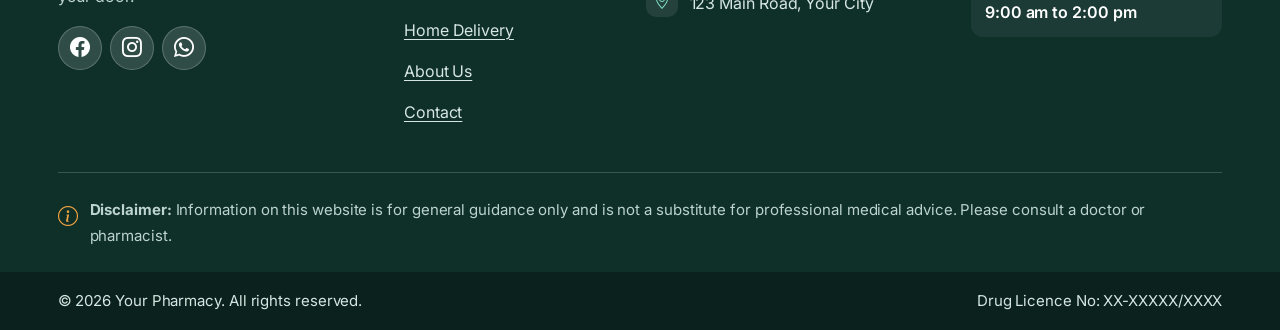
<file: pages/products.html>
<!DOCTYPE html>
<html lang="en" dir="ltr">
<head>
  <meta charset="utf-8">
  <meta name="viewport" content="width=device-width, initial-scale=1">
  <title>Medicines, Vitamins and Personal Care | Your Pharmacy</title>
  <meta name="description" content="Browse medicines, vitamins, personal care, baby care and health devices. Search, filter and add items to your list, then send us an enquiry for home delivery.">
  <link rel="canonical" href="https://www.example-pharmacy.com/pages/products.html">
  <meta name="theme-color" content="#0b7a62">

  <!-- Open Graph / social sharing. TODO: update the domain and image. -->
  <meta property="og:type" content="website">
  <meta property="og:title" content="Medicines, Vitamins and Personal Care | Your Pharmacy">
  <meta property="og:description" content="Browse medicines, vitamins, personal care, baby care and health devices. Search, filter and add items to your list, then send us an enquiry for home delivery.">
  <meta property="og:url" content="https://www.example-pharmacy.com/pages/products.html">
  <meta property="og:image" content="https://www.example-pharmacy.com/assets/images/og-image.png">
  <meta name="twitter:card" content="summary_large_image">

  <!-- TODO: Replace favicon with your own logo -->
  <link rel="icon" type="image/png" href="../assets/images/favicon.png">

  <!-- Apply the saved or system theme before the page paints (prevents a flash) -->
  <script>
    (function () {
      try {
        var saved = localStorage.getItem("pharmacy-theme");
        var dark = saved ? saved === "dark" : window.matchMedia("(prefers-color-scheme: dark)").matches;
        document.documentElement.setAttribute("data-theme", dark ? "dark" : "light");
        var dir = localStorage.getItem("pharmacy-dir");
        if (dir) document.documentElement.setAttribute("dir", dir);
      } catch (e) {}
    })();
  </script>

  <!-- Fonts -->
  <link rel="preconnect" href="https://fonts.googleapis.com">
  <link rel="preconnect" href="https://fonts.gstatic.com" crossorigin>
  <!-- TODO: Fonts. Max 2 families: Plus Jakarta Sans (headings) + Inter (body). Change here and in style.css variables. -->
  <link href="https://fonts.googleapis.com/css2?family=Inter:wght@400;600;700&family=Plus+Jakarta+Sans:wght@700;800&display=swap" rel="stylesheet">

  <!-- Bootstrap 5 and Bootstrap Icons (CDN). The RTL build is swapped in by main.js when direction is RTL. -->
  <link id="bootstrap-css" rel="stylesheet"
        href="https://cdn.jsdelivr.net/npm/bootstrap@5.3.3/dist/css/bootstrap.min.css"
        data-ltr="https://cdn.jsdelivr.net/npm/bootstrap@5.3.3/dist/css/bootstrap.min.css"
        data-rtl="https://cdn.jsdelivr.net/npm/bootstrap@5.3.3/dist/css/bootstrap.rtl.min.css">
  <link rel="stylesheet" href="https://cdn.jsdelivr.net/npm/bootstrap-icons@1.11.3/font/bootstrap-icons.min.css">

  <!-- Template styles -->
  <link rel="stylesheet" href="../assets/css/style.css">
  <link rel="stylesheet" href="../assets/css/dark-mode.css">
  <link rel="stylesheet" href="../assets/css/rtl.css">
</head>
<body>
  <a class="skip-link" href="#main">Skip to main content</a>

  <!-- ========== EMERGENCY NOTE ========== -->
  <div class="emergency-bar" role="note">
    <div class="container"><i class="bi bi-exclamation-triangle-fill" aria-hidden="true"></i><strong>For medical emergencies, call your local emergency number.</strong></div>
  </div>

  <!-- ========== HEADER / NAVIGATION ========== -->
  <header class="site-header">
    <nav class="navbar navbar-expand-lg" aria-label="Main navigation">
      <div class="container">
        <!-- TODO: Replace the logo and store name -->
        <a class="navbar-brand" href="index.html" aria-label="Pharmacy &amp; Medical Store, home">
          <img class="brand-logo brand-logo-light" src="../assets/images/logo-full.png" width="900" height="267" alt="Pharmacy &amp; Medical Store - Health, Care, Wellness">
          <img class="brand-logo brand-logo-dark" src="../assets/images/logo-full-white.png" width="900" height="267" alt="" aria-hidden="true">
        </a>
        <button class="navbar-toggler" type="button" data-bs-toggle="collapse" data-bs-target="#main-menu"
                aria-controls="main-menu" aria-expanded="false" aria-label="Open the menu">
          <span class="navbar-toggler-icon"></span>
        </button>
        <div class="collapse navbar-collapse" id="main-menu">
          <ul class="navbar-nav ms-auto me-lg-2 mb-2 mb-lg-0">
            <li class="nav-item dropdown">
              <a class="nav-link dropdown-toggle" href="index.html" id="home-menu" role="button" data-bs-toggle="dropdown" aria-expanded="false">Home</a>
              <ul class="dropdown-menu" aria-labelledby="home-menu">
                <li><a class="dropdown-item" href="index.html">Home 1</a></li>
                <li><a class="dropdown-item" href="index-2.html">Home 2</a></li>
              </ul>
            </li>
            <li class="nav-item"><a class="nav-link active" href="products.html" aria-current="page">Products</a></li>
            <li class="nav-item"><a class="nav-link" href="home-delivery.html">Home Delivery</a></li>
            <li class="nav-item"><a class="nav-link" href="about.html">About Us</a></li>
            <li class="nav-item"><a class="nav-link" href="contact.html">Contact</a></li>
          </ul>
          <div class="header-tools">
            <button type="button" class="tool-btn" data-theme-toggle aria-pressed="false" aria-label="Switch to dark mode">
              <i class="bi bi-moon-stars-fill" aria-hidden="true"></i><span data-theme-label>Dark</span>
            </button>
            <button type="button" class="tool-btn" data-dir-toggle aria-pressed="false" aria-label="Switch text direction between left-to-right and right-to-left">
              <span data-dir-label>RTL</span>
            </button>
            <!-- TODO: Phone number -->
            <a class="btn btn-sm" href="tel:+910000000000"><i class="bi bi-telephone-fill" aria-hidden="true"></i> Call us</a>
          </div>
        </div>
      </div>
    </nav>
  </header>

  <!-- ========== PAGE BANNER ========== -->
  <div class="page-banner has-photo" style="background-image:url('../assets/images/ph8.jpg'); background-position: center; background-size: cover; background-repeat: no-repeat;">
    <div class="container">
      <nav aria-label="Breadcrumb"><ol class="breadcrumb mb-2">
        <li class="breadcrumb-item"><a href="index.html">Home</a></li>
        <li class="breadcrumb-item active" aria-current="page">Products</li>
      </ol></nav>
      <h1>Our Products</h1>
      <p>Find what you need and add it to your list. We will confirm the price and availability before delivery.</p>
    </div>
  </div>

  <main id="main">
    <section class="section" aria-label="Product list">
      <div class="container">

        <!-- Prescription notice -->
        <div class="alert-note alert-warn-note" role="note">
          <i class="bi bi-info-circle-fill" aria-hidden="true"></i>
          <p><strong>Prescription medicines are dispensed only against a valid prescription.</strong> Products marked &ldquo;Prescription required&rdquo; need a doctor&rsquo;s prescription from you.</p>
        </div>

        <!-- Search and sort -->
        <div class="product-toolbar">
          <div>
            <label class="form-label" for="product-search">Search products</label>
            <input class="form-control" type="search" id="product-search" placeholder="Search medicines, vitamins, personal care" autocomplete="off">
          </div>
          <div>
            <label class="form-label" for="product-sort">Sort by</label>
            <select class="form-select" id="product-sort">
              <option value="featured">Featured</option>
              <option value="name-asc">Name: A to Z</option>
              <option value="name-desc">Name: Z to A</option>
              <option value="otc-first">No prescription needed first</option>
            </select>
          </div>
        </div>

        <!-- Category tabs -->
        <div id="filter-tabs" class="filter-tabs" role="tablist" aria-label="Product categories">
          <button type="button" role="tab" class="filter-tab" data-cat="all" aria-selected="true" tabindex="0">All products</button>
          <button type="button" role="tab" class="filter-tab" data-cat="medicines" aria-selected="false" tabindex="-1">Medicines</button>
          <button type="button" role="tab" class="filter-tab" data-cat="vitamins" aria-selected="false" tabindex="-1">Vitamins &amp; Supplements</button>
          <button type="button" role="tab" class="filter-tab" data-cat="personal" aria-selected="false" tabindex="-1">Personal Care</button>
          <button type="button" role="tab" class="filter-tab" data-cat="baby" aria-selected="false" tabindex="-1">Baby Care</button>
          <button type="button" role="tab" class="filter-tab" data-cat="devices" aria-selected="false" tabindex="-1">Devices</button>
          <button type="button" role="tab" class="filter-tab" data-cat="firstaid" aria-selected="false" tabindex="-1">First Aid</button>
        </div>

        <p id="result-status" class="text-muted" role="status" aria-live="polite">Showing all products</p>

        <!-- Product grid: edit, add or remove product cards right here in the HTML.
             Each card needs: data-id, data-name, data-use, data-cat (medicines, vitamins, personal, baby, devices, firstaid),
             data-rx (true or false) and data-order (position in the "Featured" order). -->
        <div id="product-grid" class="row g-4" aria-live="polite">
          <div class="col-12 col-sm-6 col-xl-3" data-product-card data-id="paracetamol" data-name="Paracetamol Tablets 500 mg" data-use="For headache and mild pain" data-cat="medicines" data-rx="false" data-order="0">
            <article class="card-box product-card">
              <img class="product-img" src="../assets/images/Paracetamol Tablets 500 mg.jpg" width="400" height="300" loading="lazy" alt="Pack of Paracetamol Tablets 500 mg" onerror="this.onerror=null;this.src='../assets/images/product-paracetamol.png'">
              <div class="product-body">
                <div><span class="badge-tag badge-otc"><i class="bi bi-check-circle" aria-hidden="true"></i> Over the counter</span></div>
                <h3>Paracetamol Tablets</h3>
                <p class="product-use">For headache, mild pain & Fever</p>
                <div class="product-meta">
                  <span class="pack-size">Strip of 10 tablets</span>
                  <!-- TODO: replace the price placeholder with real prices -->
                  <span class="product-price">&#8377; 50.00</span>
                </div>
                <button type="button" class="btn btn-sm" data-product-btn aria-pressed="false">
                  <i class="bi bi-plus-lg" aria-hidden="true"></i> <span data-btn-label>Add to list</span><span class="visually-hidden"> Paracetamol Tablets 500 mg</span>
                </button>
              </div>
            </article>
          </div>
          <div class="col-12 col-sm-6 col-xl-3" data-product-card data-id="antacid" data-name="Antacid Chewable Tablets" data-use="For occasional acidity and heartburn" data-cat="medicines" data-rx="false" data-order="1">
            <article class="card-box product-card">
              <img class="product-img" src="../assets/images/Antacid Chewable Tablets.jpg" width="400" height="300" loading="lazy" alt="Pack of Antacid Chewable Tablets" onerror="this.onerror=null;this.src='../assets/images/product-antacid.png'">
              <div class="product-body">
                <div><span class="badge-tag badge-otc"><i class="bi bi-check-circle" aria-hidden="true"></i> Over the counter</span></div>
                <h3>Antacid Chewable Tablets</h3>
                <p class="product-use">For occasional acidity and heartburn</p>
                <div class="product-meta">
                  <span class="pack-size">Pack of 12 tablets</span>
                  <!-- TODO: replace the price placeholder with real prices -->
                  <span class="product-price">&#8377; 45.00</span>
                </div>
                <button type="button" class="btn btn-sm" data-product-btn aria-pressed="false">
                  <i class="bi bi-plus-lg" aria-hidden="true"></i> <span data-btn-label>Add to list</span><span class="visually-hidden"> Antacid Chewable Tablets</span>
                </button>
              </div>
            </article>
          </div>
          <div class="col-12 col-sm-6 col-xl-3" data-product-card data-id="ors" data-name="Oral Rehydration Salts" data-use="Replaces water and salts lost during stomach upsets" data-cat="medicines" data-rx="false" data-order="2">
            <article class="card-box product-card">
              <img class="product-img" src="../assets/images/Oral Rehydration Salts.jpg" width="400" height="300" loading="lazy" alt="Pack of Oral Rehydration Salts" onerror="this.onerror=null;this.src='../assets/images/product-ors.png'">
              <div class="product-body">
                <div><span class="badge-tag badge-otc"><i class="bi bi-check-circle" aria-hidden="true"></i> Over the counter</span></div>
                <h3>Oral Rehydration Salts</h3>
                <p class="product-use">Replaces water and salts lost during stomach upsets</p>
                <div class="product-meta">
                  <span class="pack-size">Box of 5 sachets</span>
                  <!-- TODO: replace the price placeholder with real prices -->
                  <span class="product-price">&#8377; 60.00</span>
                </div>
                <button type="button" class="btn btn-sm" data-product-btn aria-pressed="false">
                  <i class="bi bi-plus-lg" aria-hidden="true"></i> <span data-btn-label>Add to list</span><span class="visually-hidden"> Oral Rehydration Salts</span>
                </button>
              </div>
            </article>
          </div>
          <div class="col-12 col-sm-6 col-xl-3" data-product-card data-id="cough-syrup" data-name="Soothing Cough Syrup" data-use="For dry, tickly cough" data-cat="medicines" data-rx="false" data-order="3">
            <article class="card-box product-card">
              <img class="product-img" src="../assets/images/Soothing Cough Syrup.jpg" width="400" height="300" loading="lazy" alt="Pack of Soothing Cough Syrup" onerror="this.onerror=null;this.src='../assets/images/product-cough-syrup.png'">
              <div class="product-body">
                <div><span class="badge-tag badge-otc"><i class="bi bi-check-circle" aria-hidden="true"></i> Over the counter</span></div>
                <h3>Soothing Cough Syrup</h3>
                <p class="product-use">dry, tickly cough or a productive, chesty cough.</p>
                <div class="product-meta">
                  <span class="pack-size">100 ml bottle</span>
                  <!-- TODO: replace the price placeholder with real prices -->
                  <span class="product-price">&#8377; 80.00</span>
                </div>
                <button type="button" class="btn btn-sm" data-product-btn aria-pressed="false">
                  <i class="bi bi-plus-lg" aria-hidden="true"></i> <span data-btn-label>Add to list</span><span class="visually-hidden"> Soothing Cough Syrup</span>
                </button>
              </div>
            </article>
          </div>
          <div class="col-12 col-sm-6 col-xl-3" data-product-card data-id="antibiotic" data-name="Antibiotic Capsules" data-use="Used for bacterial infections, as advised by your doctor" data-cat="medicines" data-rx="true" data-order="4">
            <article class="card-box product-card">
              <img class="product-img" src="../assets/images/Antibiotic Capsules.jpg" width="400" height="300" loading="lazy" alt="Pack of Antibiotic Capsules" onerror="this.onerror=null;this.src='../assets/images/product-antibiotic.png'">
              <div class="product-body">
                <div><span class="badge-tag badge-rx"><i class="bi bi-file-earmark-medical" aria-hidden="true"></i> Prescription required</span></div>
                <h3>Antibiotic Capsules</h3>
                <p class="product-use">Used for bacterial infections, as advised by your doctor</p>
                <div class="product-meta">
                  <span class="pack-size">Strip of 6 capsules</span>
                  <!-- TODO: replace the price placeholder with real prices -->
                  <span class="product-price">&#8377; 65.00</span>
                </div>
                <button type="button" class="btn btn-sm" data-product-btn aria-pressed="false">
                  <i class="bi bi-chat-dots" aria-hidden="true"></i> <span data-btn-label>Enquire</span><span class="visually-hidden"> Antibiotic Capsules</span>
                </button>
              </div>
            </article>
          </div>
          <div class="col-12 col-sm-6 col-xl-3" data-product-card data-id="bp-tablets" data-name="Blood Pressure Tablets" data-use="Taken daily as prescribed to manage blood pressure" data-cat="medicines" data-rx="true" data-order="5">
            <article class="card-box product-card">
              <img class="product-img" src="../assets/images/Blood Pressure Tablets.jpg" width="400" height="300" loading="lazy" alt="Pack of Blood Pressure Tablets" onerror="this.onerror=null;this.src='../assets/images/product-bp-tablets.png'">
              <div class="product-body">
                <div><span class="badge-tag badge-rx"><i class="bi bi-file-earmark-medical" aria-hidden="true"></i> Prescription required</span></div>
                <h3>Blood Pressure Tablets</h3>
                <p class="product-use">Taken daily as prescribed to manage blood pressure</p>
                <div class="product-meta">
                  <span class="pack-size">Strip of 15 tablets</span>
                  <!-- TODO: replace the price placeholder with real prices -->
                  <span class="product-price">&#8377; 60.00</span>
                </div>
                <button type="button" class="btn btn-sm" data-product-btn aria-pressed="false">
                  <i class="bi bi-chat-dots" aria-hidden="true"></i> <span data-btn-label>Enquire</span><span class="visually-hidden"> Blood Pressure Tablets</span>
                </button>
              </div>
            </article>
          </div>
          <div class="col-12 col-sm-6 col-xl-3" data-product-card data-id="diabetes-tablets" data-name="Blood Sugar Tablets" data-use="Taken as prescribed to manage blood sugar" data-cat="medicines" data-rx="true" data-order="6">
            <article class="card-box product-card">
              <img class="product-img" src="../assets/images/Blood Sugar Tablets.jpg" width="400" height="300" loading="lazy" alt="Pack of Blood Sugar Tablets" onerror="this.onerror=null;this.src='../assets/images/product-diabetes-tablets.png'">
              <div class="product-body">
                <div><span class="badge-tag badge-rx"><i class="bi bi-file-earmark-medical" aria-hidden="true"></i> Prescription required</span></div>
                <h3>Blood Sugar Tablets</h3>
                <p class="product-use">Taken as prescribed to manage blood sugar</p>
                <div class="product-meta">
                  <span class="pack-size">Strip of 10 tablets</span>
                  <!-- TODO: replace the price placeholder with real prices -->
                  <span class="product-price">&#8377; 80.00</span>
                </div>
                <button type="button" class="btn btn-sm" data-product-btn aria-pressed="false">
                  <i class="bi bi-chat-dots" aria-hidden="true"></i> <span data-btn-label>Enquire</span><span class="visually-hidden"> Blood Sugar Tablets</span>
                </button>
              </div>
            </article>
          </div>
          <div class="col-12 col-sm-6 col-xl-3" data-product-card data-id="eye-drops" data-name="Lubricating Eye Drops" data-use="For dry, tired eyes" data-cat="medicines" data-rx="false" data-order="7">
            <article class="card-box product-card">
              <img class="product-img" src="../assets/images/Lubricating Eye Drops.jpg" width="400" height="300" loading="lazy" alt="Pack of Lubricating Eye Drops" onerror="this.onerror=null;this.src='../assets/images/product-eye-drops.png'">
              <div class="product-body">
                <div><span class="badge-tag badge-otc"><i class="bi bi-check-circle" aria-hidden="true"></i> Over the counter</span></div>
                <h3>Lubricating Eye Drops</h3>
                <p class="product-use">For dry, tired eyes relieve dryness, irritation,</p>
                <div class="product-meta">
                  <span class="pack-size">10 ml bottle</span>
                  <!-- TODO: replace the price placeholder with real prices -->
                  <span class="product-price">&#8377; 65.00</span>
                </div>
                <button type="button" class="btn btn-sm" data-product-btn aria-pressed="false">
                  <i class="bi bi-plus-lg" aria-hidden="true"></i> <span data-btn-label>Add to list</span><span class="visually-hidden"> Lubricating Eye Drops</span>
                </button>
              </div>
            </article>
          </div>
          <div class="col-12 col-sm-6 col-xl-3" data-product-card data-id="vitamin-c" data-name="Vitamin C 500 mg" data-use="Daily vitamin to support general wellbeing" data-cat="vitamins" data-rx="false" data-order="8">
            <article class="card-box product-card">
              <img class="product-img" src="../assets/images/Vitamin C Tablet.jpg" width="400" height="300" loading="lazy" alt="Pack of Vitamin C 500 mg" onerror="this.onerror=null;this.src='../assets/images/product-vitamin-c.png'">
              <div class="product-body">
                <div><span class="badge-tag badge-otc"><i class="bi bi-check-circle" aria-hidden="true"></i> Over the counter</span></div>
                <h3>Vitamin C 500 mg</h3>
                <p class="product-use">Daily vitamin to support general wellbeing</p>
                <div class="product-meta">
                  <span class="pack-size">Bottle of 60 tablets</span>
                  <!-- TODO: replace the price placeholder with real prices -->
                  <span class="product-price">&#8377; 60.00</span>
                </div>
                <button type="button" class="btn btn-sm" data-product-btn aria-pressed="false">
                  <i class="bi bi-plus-lg" aria-hidden="true"></i> <span data-btn-label>Add to list</span><span class="visually-hidden"> Vitamin C 500 mg</span>
                </button>
              </div>
            </article>
          </div>
          <div class="col-12 col-sm-6 col-xl-3" data-product-card data-id="vitamin-d3" data-name="Vitamin D3 Capsules" data-use="Daily vitamin for bones and general health" data-cat="vitamins" data-rx="false" data-order="9">
            <article class="card-box product-card">
              <img class="product-img" src="../assets/images/Vitamin D3 Capsules.jpg" width="400" height="300" loading="lazy" alt="Pack of Vitamin D3 Capsules" onerror="this.onerror=null;this.src='../assets/images/product-vitamin-d3.png'">
              <div class="product-body">
                <div><span class="badge-tag badge-otc"><i class="bi bi-check-circle" aria-hidden="true"></i> Over the counter</span></div>
                <h3>Vitamin D3 Capsules</h3>
                <p class="product-use">Daily vitamin for bones and general health</p>
                <div class="product-meta">
                  <span class="pack-size">Bottle of 30 capsules</span>
                  <!-- TODO: replace the price placeholder with real prices -->
                  <span class="product-price">&#8377; 70.00</span>
                </div>
                <button type="button" class="btn btn-sm" data-product-btn aria-pressed="false">
                  <i class="bi bi-plus-lg" aria-hidden="true"></i> <span data-btn-label>Add to list</span><span class="visually-hidden"> Vitamin D3 Capsules</span>
                </button>
              </div>
            </article>
          </div>
          <div class="col-12 col-sm-6 col-xl-3" data-product-card data-id="multivitamin" data-name="Daily Multivitamin" data-use="A mix of everyday vitamins and minerals" data-cat="vitamins" data-rx="false" data-order="10">
            <article class="card-box product-card">
              <img class="product-img" src="../assets/images/Daily Multivitamin.jpg" width="400" height="300" loading="lazy" alt="Pack of Daily Multivitamin" onerror="this.onerror=null;this.src='../assets/images/product-multivitamin.png'">
              <div class="product-body">
                <div><span class="badge-tag badge-otc"><i class="bi bi-check-circle" aria-hidden="true"></i> Over the counter</span></div>
                <h3>Daily Multivitamin</h3>
                <p class="product-use">A mix of everyday vitamins and minerals</p>
                <div class="product-meta">
                  <span class="pack-size">Bottle of 60 tablets</span>
                  <!-- TODO: replace the price placeholder with real prices -->
                  <span class="product-price">&#8377; 65.00</span>
                </div>
                <button type="button" class="btn btn-sm" data-product-btn aria-pressed="false">
                  <i class="bi bi-plus-lg" aria-hidden="true"></i> <span data-btn-label>Add to list</span><span class="visually-hidden"> Daily Multivitamin</span>
                </button>
              </div>
            </article>
          </div>
          <div class="col-12 col-sm-6 col-xl-3" data-product-card data-id="calcium" data-name="Calcium with Vitamin D" data-use="Supports strong bones as part of a balanced diet" data-cat="vitamins" data-rx="false" data-order="11">
            <article class="card-box product-card">
              <img class="product-img" src="../assets/images/Calcium with Vitamin D.jpg" width="400" height="300" loading="lazy" alt="Pack of Calcium with Vitamin D" onerror="this.onerror=null;this.src='../assets/images/product-calcium.png'">
              <div class="product-body">
                <div><span class="badge-tag badge-otc"><i class="bi bi-check-circle" aria-hidden="true"></i> Over the counter</span></div>
                <h3>Calcium with Vitamin D</h3>
                <p class="product-use">Supports strong bones as part of a balanced diet</p>
                <div class="product-meta">
                  <span class="pack-size">Bottle of 30 tablets</span>
                  <!-- TODO: replace the price placeholder with real prices -->
                  <span class="product-price">&#8377; 50.00</span>
                </div>
                <button type="button" class="btn btn-sm" data-product-btn aria-pressed="false">
                  <i class="bi bi-plus-lg" aria-hidden="true"></i> <span data-btn-label>Add to list</span><span class="visually-hidden"> Calcium with Vitamin D</span>
                </button>
              </div>
            </article>
          </div>
          <div class="col-12 col-sm-6 col-xl-3" data-product-card data-id="sanitiser" data-name="Hand Sanitiser Gel" data-use="For cleaning hands when soap and water are not available" data-cat="personal" data-rx="false" data-order="12">
            <article class="card-box product-card">
              <img class="product-img" src="../assets/images/Hand Sanitiser Gel.jpg" width="400" height="300" loading="lazy" alt="Pack of Hand Sanitiser Gel" onerror="this.onerror=null;this.src='../assets/images/product-sanitiser.png'">
              <div class="product-body">
                <div><span class="badge-tag badge-otc"><i class="bi bi-check-circle" aria-hidden="true"></i> Over the counter</span></div>
                <h3>Hand Sanitiser Gel</h3>
                <p class="product-use">For cleaning hands</p>
                <div class="product-meta">
                  <span class="pack-size">250 ml bottle</span>
                  <!-- TODO: replace the price placeholder with real prices -->
                  <span class="product-price">&#8377; 70.00</span>
                </div>
                <button type="button" class="btn btn-sm" data-product-btn aria-pressed="false">
                  <i class="bi bi-plus-lg" aria-hidden="true"></i> <span data-btn-label>Add to list</span><span class="visually-hidden"> Hand Sanitiser Gel</span>
                </button>
              </div>
            </article>
          </div>
          <div class="col-12 col-sm-6 col-xl-3" data-product-card data-id="moisturiser" data-name="Gentle Moisturising Lotion" data-use="For dry skin, suitable for daily use" data-cat="personal" data-rx="false" data-order="13">
            <article class="card-box product-card">
              <img class="product-img" src="../assets/images/Gentle Moisturising Lotion.jpg" width="400" height="300" loading="lazy" alt="Pack of Gentle Moisturising Lotion" onerror="this.onerror=null;this.src='../assets/images/product-moisturiser.png'">
              <div class="product-body">
                <div><span class="badge-tag badge-otc"><i class="bi bi-check-circle" aria-hidden="true"></i> Over the counter</span></div>
                <h3>Gentle Moisturising Lotion</h3>
                <p class="product-use">For dry skin, suitable for daily</p>
                <div class="product-meta">
                  <span class="pack-size">200 ml bottle</span>
                  <!-- TODO: replace the price placeholder with real prices -->
                  <span class="product-price">&#8377; 65.00</span>
                </div>
                <button type="button" class="btn btn-sm" data-product-btn aria-pressed="false">
                  <i class="bi bi-plus-lg" aria-hidden="true"></i> <span data-btn-label>Add to list</span><span class="visually-hidden"> Gentle Moisturising Lotion</span>
                </button>
              </div>
            </article>
          </div>
          <div class="col-12 col-sm-6 col-xl-3" data-product-card data-id="sunscreen" data-name="Sunscreen Lotion SPF 50" data-use="Protects skin from the sun" data-cat="personal" data-rx="false" data-order="14">
            <article class="card-box product-card">
              <img class="product-img" src="../assets/images/Sunscreen Lotion SPF 50.jpg" width="400" height="300" loading="lazy" alt="Pack of Sunscreen Lotion SPF 50" onerror="this.onerror=null;this.src='../assets/images/product-sunscreen.png'">
              <div class="product-body">
                <div><span class="badge-tag badge-otc"><i class="bi bi-check-circle" aria-hidden="true"></i> Over the counter</span></div>
                <h3>Sunscreen Lotion SPF 50</h3>
                <p class="product-use">Protects skin from the sun</p>
                <div class="product-meta">
                  <span class="pack-size">100 ml tube</span>
                  <!-- TODO: replace the price placeholder with real prices -->
                  <span class="product-price">&#8377; 80.00</span>
                </div>
                <button type="button" class="btn btn-sm" data-product-btn aria-pressed="false">
                  <i class="bi bi-plus-lg" aria-hidden="true"></i> <span data-btn-label>Add to list</span><span class="visually-hidden"> Sunscreen Lotion SPF 50</span>
                </button>
              </div>
            </article>
          </div>
          <div class="col-12 col-sm-6 col-xl-3" data-product-card data-id="toothpaste" data-name="Fluoride Toothpaste" data-use="For daily cleaning of teeth and gums" data-cat="personal" data-rx="false" data-order="15">
            <article class="card-box product-card">
              <img class="product-img" src="../assets/images/Fluoride Toothpaste.jpg" width="400" height="300" loading="lazy" alt="Pack of Fluoride Toothpaste" onerror="this.onerror=null;this.src='../assets/images/product-toothpaste.png'">
              <div class="product-body">
                <div><span class="badge-tag badge-otc"><i class="bi bi-check-circle" aria-hidden="true"></i> Over the counter</span></div>
                <h3>Fluoride Toothpaste</h3>
                <p class="product-use">For daily cleaning of teeth</p>
                <div class="product-meta">
                  <span class="pack-size">150 g tube</span>
                  <!-- TODO: replace the price placeholder with real prices -->
                  <span class="product-price">&#8377; 70.00</span>
                </div>
                <button type="button" class="btn btn-sm" data-product-btn aria-pressed="false">
                  <i class="bi bi-plus-lg" aria-hidden="true"></i> <span data-btn-label>Add to list</span><span class="visually-hidden"> Fluoride Toothpaste</span>
                </button>
              </div>
            </article>
          </div>
          <div class="col-12 col-sm-6 col-xl-3" data-product-card data-id="diaper-cream" data-name="Baby Nappy Rash Cream" data-use="Gentle protection for baby&#x27;s skin" data-cat="baby" data-rx="false" data-order="16">
            <article class="card-box product-card">
              <img class="product-img" src="../assets/images/Baby Nappy Rash Cream.jpg" width="400" height="300" loading="lazy" alt="Pack of Baby Nappy Rash Cream" onerror="this.onerror=null;this.src='../assets/images/product-diaper-cream.png'">
              <div class="product-body">
                <div><span class="badge-tag badge-otc"><i class="bi bi-check-circle" aria-hidden="true"></i> Over the counter</span></div>
                <h3>Baby Nappy Rash Cream</h3>
                <p class="product-use">Gentle protection for baby&#x27;s skin</p>
                <div class="product-meta">
                  <span class="pack-size">50 g tube</span>
                  <!-- TODO: replace the price placeholder with real prices -->
                  <span class="product-price">&#8377; 65.00</span>
                </div>
                <button type="button" class="btn btn-sm" data-product-btn aria-pressed="false">
                  <i class="bi bi-plus-lg" aria-hidden="true"></i> <span data-btn-label>Add to list</span><span class="visually-hidden"> Baby Nappy Rash Cream</span>
                </button>
              </div>
            </article>
          </div>
          <div class="col-12 col-sm-6 col-xl-3" data-product-card data-id="baby-lotion" data-name="Baby Moisturising Lotion" data-use="Mild lotion for baby&#x27;s soft skin" data-cat="baby" data-rx="false" data-order="17">
            <article class="card-box product-card">
              <img class="product-img" src="../assets/images/Baby Moisturising Lotion1.jpg" width="400" height="300" loading="lazy" alt="Pack of Baby Moisturising Lotion" onerror="this.onerror=null;this.src='../assets/images/product-baby-lotion.png'">
              <div class="product-body">
                <div><span class="badge-tag badge-otc"><i class="bi bi-check-circle" aria-hidden="true"></i> Over the counter</span></div>
                <h3>Baby Moisturising Lotion</h3>
                <p class="product-use">Mild lotion for baby&#x27;s soft skin & Glow</p>
                <div class="product-meta">
                  <span class="pack-size">200 ml bottle</span>
                  <!-- TODO: replace the price placeholder with real prices -->
                  <span class="product-price">&#8377; 80.00</span>
                </div>
                <button type="button" class="btn btn-sm" data-product-btn aria-pressed="false">
                  <i class="bi bi-plus-lg" aria-hidden="true"></i> <span data-btn-label>Add to list</span><span class="visually-hidden"> Baby Moisturising Lotion</span>
                </button>
              </div>
            </article>
          </div>
          <div class="col-12 col-sm-6 col-xl-3" data-product-card data-id="thermometer" data-name="Digital Thermometer" data-use="Checks body temperature in seconds" data-cat="devices" data-rx="false" data-order="18">
            <article class="card-box product-card">
              <img class="product-img" src="../assets/images/Digital Thermometer.jpg" width="400" height="300" loading="lazy" alt="Pack of Digital Thermometer" onerror="this.onerror=null;this.src='../assets/images/product-thermometer.png'">
              <div class="product-body">
                <div><span class="badge-tag badge-otc"><i class="bi bi-check-circle" aria-hidden="true"></i> Over the counter</span></div>
                <h3>Digital Thermometer</h3>
                <p class="product-use">Checks body temperature in seconds</p>
                <div class="product-meta">
                  <span class="pack-size">1 device</span>
                  <!-- TODO: replace the price placeholder with real prices -->
                  <span class="product-price">&#8377; 70.00</span>
                </div>
                <button type="button" class="btn btn-sm" data-product-btn aria-pressed="false">
                  <i class="bi bi-plus-lg" aria-hidden="true"></i> <span data-btn-label>Add to list</span><span class="visually-hidden"> Digital Thermometer</span>
                </button>
              </div>
            </article>
          </div>
          <div class="col-12 col-sm-6 col-xl-3" data-product-card data-id="bp-monitor" data-name="Blood Pressure Monitor" data-use="Check your blood pressure at home" data-cat="devices" data-rx="false" data-order="19">
            <article class="card-box product-card">
              <img class="product-img" src="../assets/images/Blood Pressure Monitor.jpg" width="400" height="300" loading="lazy" alt="Pack of Blood Pressure Monitor" onerror="this.onerror=null;this.src='../assets/images/product-bp-monitor.png'">
              <div class="product-body">
                <div><span class="badge-tag badge-otc"><i class="bi bi-check-circle" aria-hidden="true"></i> Over the counter</span></div>
                <h3>Blood Pressure Monitor</h3>
                <p class="product-use">Check your blood pressure at home</p>
                <div class="product-meta">
                  <span class="pack-size">1 device with arm cuff</span>
                  <!-- TODO: replace the price placeholder with real prices -->
                  <span class="product-price">&#8377; 120.00</span>
                </div>
                <button type="button" class="btn btn-sm" data-product-btn aria-pressed="false">
                  <i class="bi bi-plus-lg" aria-hidden="true"></i> <span data-btn-label>Add to list</span><span class="visually-hidden"> Blood Pressure Monitor</span>
                </button>
              </div>
            </article>
          </div>
          <div class="col-12 col-sm-6 col-xl-3" data-product-card data-id="glucometer" data-name="Blood Sugar Meter Kit" data-use="Check blood sugar at home" data-cat="devices" data-rx="false" data-order="20">
            <article class="card-box product-card">
              <img class="product-img" src="../assets/images/Blood Sugar Meter Kit.jpg" width="400" height="300" loading="lazy" alt="Pack of Blood Sugar Meter Kit" onerror="this.onerror=null;this.src='../assets/images/product-glucometer.png'">
              <div class="product-body">
                <div><span class="badge-tag badge-otc"><i class="bi bi-check-circle" aria-hidden="true"></i> Over the counter</span></div>
                <h3>Blood Sugar Meter Kit</h3>
                <p class="product-use">Check Your blood sugar at home</p>
                <div class="product-meta">
                  <span class="pack-size">Meter with 10 strips</span>
                  <!-- TODO: replace the price placeholder with real prices -->
                  <span class="product-price">&#8377; 80.00</span>
                </div>
                <button type="button" class="btn btn-sm" data-product-btn aria-pressed="false">
                  <i class="bi bi-plus-lg" aria-hidden="true"></i> <span data-btn-label>Add to list</span><span class="visually-hidden"> Blood Sugar Meter Kit</span>
                </button>
              </div>
            </article>
          </div>
          <div class="col-12 col-sm-6 col-xl-3" data-product-card data-id="first-aid-kit" data-name="Home First Aid Kit" data-use="Bandages, dressings and wipes for small cuts and scrapes" data-cat="firstaid" data-rx="false" data-order="21">
            <article class="card-box product-card">
              <img class="product-img" src="../assets/images/fist aid.jpg" width="400" height="300" loading="lazy" alt="Pack of Home First Aid Kit" onerror="this.onerror=null;this.src='../assets/images/product-first-aid-kit.png'">
              <div class="product-body">
                <div><span class="badge-tag badge-otc"><i class="bi bi-check-circle" aria-hidden="true"></i> Over the counter</span></div>
                <h3>Home First Aid Kit</h3>
                <p class="product-use">Bandages, dressings and wipes for small cuts</p>
                <div class="product-meta">
                  <span class="pack-size">1 kit, 40 items</span>
                  <!-- TODO: replace the price placeholder with real prices -->
                  <span class="product-price">&#8377; 70.00</span>
                </div>
                <button type="button" class="btn btn-sm" data-product-btn aria-pressed="false">
                  <i class="bi bi-plus-lg" aria-hidden="true"></i> <span data-btn-label>Add to list</span><span class="visually-hidden"> Home First Aid Kit</span>
                </button>
              </div>
            </article>
          </div>
          <div class="col-12 col-sm-6 col-xl-3" data-product-card data-id="plasters" data-name="Adhesive Plasters" data-use="For covering small cuts and grazes" data-cat="firstaid" data-rx="false" data-order="22">
            <article class="card-box product-card">
              <img class="product-img" src="../assets/images/Adhesive Plasters.jpg" width="400" height="300" loading="lazy" alt="Pack of Adhesive Plasters" onerror="this.onerror=null;this.src='../assets/images/product-plasters.png'">
              <div class="product-body">
                <div><span class="badge-tag badge-otc"><i class="bi bi-check-circle" aria-hidden="true"></i> Over the counter</span></div>
                <h3>Adhesive Plasters</h3>
                <p class="product-use">For covering small cuts and grazes</p>
                <div class="product-meta">
                  <span class="pack-size">Box of 50</span>
                  <!-- TODO: replace the price placeholder with real prices -->
                  <span class="product-price">&#8377; 120.00</span>
                </div>
                <button type="button" class="btn btn-sm" data-product-btn aria-pressed="false">
                  <i class="bi bi-plus-lg" aria-hidden="true"></i> <span data-btn-label>Add to list</span><span class="visually-hidden"> Adhesive Plasters</span>
                </button>
              </div>
            </article>
          </div>
        </div>

        <!-- Shown when search or filter finds nothing -->
        <div id="empty-state" class="empty-state" hidden>
          <i class="bi bi-search" aria-hidden="true"></i>
          <h3 class="mt-2">We could not find that</h3>
          <p>Try a shorter word, or <a href="contact.html">send us an enquiry</a> and we will check for you.</p>
        </div>

        <div class="text-center mt-5">
          <button type="button" class="btn btn-outline" id="load-more" hidden><i class="bi bi-arrow-down-circle" aria-hidden="true"></i> Load more products</button>
        </div>
        
      </div>
    </section>

    <!-- ========== HOW TO ORDER (new section) ========== -->
    <section class="section section-alt" aria-labelledby="order-help-title">
      <div class="container">
        <div class="order-help">
          <div class="order-help-intro">
            <span class="eyebrow">Easy ordering</span>
            <h2 id="order-help-title">Can&rsquo;t find your medicine? We&rsquo;ll find it for you.</h2>
            <p>Add what you need to your list, or send a photo of your prescription. Our pharmacist checks it and calls you to confirm the price.</p>
            <a class="btn" href="contact.html#enquiry"><i class="bi bi-file-earmark-arrow-up" aria-hidden="true"></i> Send an enquiry</a>
          </div>
          <ol class="order-steps">
            <li><span class="icon-circle"><i class="bi bi-card-checklist" aria-hidden="true"></i></span><div><h3>1. Make your list</h3><p>Tap &ldquo;Add to list&rdquo; on the items you want.</p></div></li>
            <li><span class="icon-circle"><i class="bi bi-camera" aria-hidden="true"></i></span><div><h3>2. Share your prescription</h3><p>Upload a clear photo if your medicine needs one.</p></div></li>
            <li><span class="icon-circle"><i class="bi bi-telephone-inbound" aria-hidden="true"></i></span><div><h3>3. We confirm by phone</h3><p>We check stock, price and a delivery time with you.</p></div></li>
            <li><span class="icon-circle"><i class="bi bi-house-heart" aria-hidden="true"></i></span><div><h3>4. Get it at home</h3><p>Your order arrives sealed and checked.</p></div></li>
          </ol>
        </div>
        <ul class="trust-row" aria-label="Why shop with us">
          <li><i class="bi bi-patch-check" aria-hidden="true"></i> Licensed pharmacists</li>
          <li><i class="bi bi-shield-check" aria-hidden="true"></i> Genuine products only</li>
          <li><i class="bi bi-truck" aria-hidden="true"></i> Same-day delivery</li>
          <li><i class="bi bi-headset" aria-hidden="true"></i> Friendly support</li>
        </ul>
      </div>
    </section>

    <!-- Floating "your list" bar -->
    <div id="list-bar" class="shopping-list-bar" role="region" aria-label="Your list">
      <span><i class="bi bi-card-checklist" aria-hidden="true"></i> <span data-list-count>0 items in your list</span></span>
      <span class="d-flex gap-2">
        <button type="button" class="btn btn-sm btn-outline-light" id="list-clear">Clear</button>
        <a class="btn btn-sm btn-light" href="contact.html#enquiry">Send list</a>
      </span>
    </div>

  <!-- ========== FINAL CALL TO ACTION ========== -->
  <section class="section pt-0" aria-labelledby="cta-title">
    <div class="container">
      <div class="cta-banner">
        <h2 id="cta-title">Need medicines today?</h2>
        <p>Send us your prescription or a list of what you need. We will confirm and deliver to your door.</p>
        <div class="hero-actions">
          <a class="btn btn-light" href="contact.html#enquiry"><i class="bi bi-file-earmark-arrow-up" aria-hidden="true"></i> Send Prescription</a>
          <a class="btn btn-outline-light" href="tel:+910000000000"><i class="bi bi-telephone-fill" aria-hidden="true"></i> Call us now</a>
        </div>
      </div>
    </div>
  </section>

  </main>

  <!-- ========== FOOTER ========== -->
  <footer class="site-footer">
    <div class="container">
      <div class="footer-grid">
        <div class="footer-brand">
          <a class="footer-logo" href="index.html" aria-label="Pharmacy &amp; Medical Store, home"><img src="../assets/images/logo-full-white.png" width="900" height="267" alt="Pharmacy &amp; Medical Store - Health, Care, Wellness" loading="lazy"></a>
          <p>Genuine medicines and friendly advice from licensed pharmacists, delivered to your door.</p>
          <ul class="social-links" aria-label="Social media">
            <!-- TODO: Social media links -->
            <li><a href="https://www.facebook.com/" aria-label="Facebook"><i class="bi bi-facebook" aria-hidden="true"></i></a></li>
            <li><a href="https://www.instagram.com/" aria-label="Instagram"><i class="bi bi-instagram" aria-hidden="true"></i></a></li>
            <li><a href="https://wa.me/910000000000" aria-label="WhatsApp"><i class="bi bi-whatsapp" aria-hidden="true"></i></a></li>
          </ul>
        </div>

        <nav class="footer-col" aria-label="Quick links">
          <h3>Quick links</h3>
          <ul class="footer-links">
            <li><a href="index.html">Home 1</a></li>
            <li><a href="index-2.html">Home 2</a></li>
            <li><a href="products.html">Products</a></li>
            <li><a href="home-delivery.html">Home Delivery</a></li>
            <li><a href="about.html">About Us</a></li>
            <li><a href="contact.html">Contact</a></li>
          </ul>
        </nav>

        <div class="footer-col">
          <h3>Contact</h3>
          <ul class="footer-links footer-contact">
            <!-- TODO: Phone, email and address -->
            <li><i class="bi bi-telephone" aria-hidden="true"></i><a href="tel:+910000000000"><span class="phone-number">+91 00000 00000</span></a></li>
            <li><i class="bi bi-envelope" aria-hidden="true"></i><a href="mailto:hello@example-pharmacy.com">hello@example-pharmacy.com</a></li>
            <li><i class="bi bi-geo-alt" aria-hidden="true"></i><span>123 Main Road, Your City</span></li>
          </ul>
        </div>

        <div class="footer-col">
          <h3>Opening hours</h3>
          <ul class="footer-links footer-hours">
            <li><span>Mon to Sat</span><strong>8:00 am to 9:00 pm</strong></li>
            <li><span>Sunday</span><strong>9:00 am to 2:00 pm</strong></li>
          </ul>
        </div>
      </div>

      <div class="disclaimer" role="note">
        <i class="bi bi-info-circle" aria-hidden="true"></i>
        <p><strong>Disclaimer:</strong> Information on this website is for general guidance only and is not a substitute for professional medical advice. Please consult a doctor or pharmacist.</p>
      </div>
    </div>
    <div class="footer-bottom">
      <div class="container footer-bottom-inner">
        <span>&copy; <span data-year>2026</span> Your Pharmacy. All rights reserved.</span>
        <!-- TODO: Replace with your real drug licence number -->
        <span>Drug Licence No: XX-XXXXX/XXXX</span>
      </div>
    </div>
  </footer>

  <!-- ========== STICKY CALL / WHATSAPP BAR (mobile only) ========== -->
  <div class="sticky-contact" role="navigation" aria-label="Quick contact">
    <a href="tel:+910000000000"><i class="bi bi-telephone-fill" aria-hidden="true"></i> Call</a>
    <a class="whatsapp" href="https://wa.me/910000000000" rel="noopener"><i class="bi bi-whatsapp" aria-hidden="true"></i> WhatsApp</a>
  </div>

  <!-- ========== SCRIPTS ========== -->
  <script src="https://cdn.jsdelivr.net/npm/bootstrap@5.3.3/dist/js/bootstrap.bundle.min.js" defer></script>
  <script src="../assets/js/main.js" defer></script>
</body>
</html>
</file>
<file: assets/css/style.css>
/* ==========================================================================
   PHARMACY TEMPLATE - MAIN STYLESHEET
   Sections:
   1.  Design tokens (colours, spacing, type)
   2.  Base / reset helpers
   3.  Accessibility helpers
   4.  Layout helpers
   5.  Buttons
   6.  Badges
   7.  Cards
   8.  Forms
   9.  Accordion
   10. Alerts
   11. Top bar, header, navigation
   12. Hero
   13. Sections (essentials, steps, why, delivery strip, testimonials)
   14. Newsletter and CTA banner
   15. Products (toolbar, grid, skeleton)
   16. Delivery page
   17. Contact page
   18. About page
   19. Utility pages (404, coming soon)
   20. Footer
   21. Sticky call bar
   22. Responsive breakpoints (<640, 640-1024, 1024-1280, >1280)
   23. Reduced motion
   ========================================================================== */

/* ---------- 1. DESIGN TOKENS ---------- */
:root {
  /* TODO: change brand colours here. Everything on the site uses these variables. */
  --color-primary: #0b7a62;        /* medical green */
  --color-primary-dark: #07594a;
  --color-primary-soft: #e6f5f0;
  --color-secondary: #0e5c73;      /* deep teal */
  --color-accent: #f2a541;         /* soft warm accent */
  --color-accent-soft: #fff4e0;
  --color-success: #1b7f3b;
  --color-warning: #8a5a00;
  --color-danger: #b42318;
  --color-text: #1d2b2a;
  --color-text-muted: #4a5b59;
  --color-bg: #ffffff;
  --color-surface: #f6faf9;
  --color-border: #d5e3e0;
  --color-on-primary: #ffffff;

  /* Spacing scale (8px base unit) */
  --space-1: 0.5rem;   /* 8px  */
  --space-2: 1rem;     /* 16px */
  --space-3: 1.5rem;   /* 24px */
  --space-4: 2rem;     /* 32px */
  --space-5: 2.5rem;   /* 40px */
  --space-6: 3rem;     /* 48px */
  --space-8: 4rem;     /* 64px */
  --space-10: 5rem;    /* 80px */

  --radius: 12px;
  --radius-sm: 8px;
  --shadow: 0 2px 8px rgba(16, 52, 46, 0.08);
  --shadow-lg: 0 8px 24px rgba(16, 52, 46, 0.12);
  --focus-ring: 0 0 0 3px #ffffff, 0 0 0 6px #0e5c73;

  /* TODO: if you change Google Fonts in the <head>, change these two names too. */
  --font-heading: "Plus Jakarta Sans", system-ui, sans-serif;
  --font-body: "Inter", system-ui, sans-serif;

  --header-offset: 80px;
}

/* ---------- 2. BASE ---------- */
html { scroll-behavior: smooth; scroll-padding-top: var(--header-offset); }
body {
  font-family: var(--font-body);
  font-size: 1rem;              /* 16px minimum */
  line-height: 1.7;
  color: var(--color-text);
  background: var(--color-bg);
  -webkit-font-smoothing: antialiased;
}
h1, h2, h3, h4, h5, h6 {
  font-family: var(--font-heading);
  color: var(--color-text);
  line-height: 1.25;
  font-weight: 800;
}
h1 { font-size: clamp(2rem, 5vw, 3.25rem); }
h2 { font-size: clamp(1.625rem, 3.5vw, 2.25rem); }
h3 { font-size: 1.25rem; }
p { margin-bottom: var(--space-2); }
a { color: var(--color-secondary); text-underline-offset: 3px; }
a:hover { color: var(--color-primary-dark); }
img { max-width: 100%; height: auto; }
.lead { font-size: 1.125rem; color: var(--color-text-muted); }

/* ---------- 3. ACCESSIBILITY ---------- */
.skip-link {
  position: absolute; left: var(--space-2); top: -100px;
  background: var(--color-primary-dark); color: #fff;
  padding: var(--space-1) var(--space-2); border-radius: var(--radius-sm);
  z-index: 2000; font-weight: 700;
}
.skip-link:focus { top: var(--space-1); color: #fff; }
:focus-visible { outline: none; box-shadow: var(--focus-ring); border-radius: 4px; }
.visually-hidden-focusable:not(:focus):not(:focus-within) { position: absolute !important; }

/* ---------- 4. LAYOUT HELPERS ---------- */
.section { padding-block: var(--space-8); }
.section-alt { background: var(--color-surface); }
.section-head { max-width: 680px; margin: 0 auto var(--space-6); text-align: center; }
.section-head p { color: var(--color-text-muted); }
.eyebrow {
  display: inline-block; font-weight: 800; font-size: 0.875rem;
  letter-spacing: 0.08em; text-transform: uppercase;
  color: var(--color-primary); margin-bottom: var(--space-1);
}
.page-banner {
  background: linear-gradient(135deg, var(--color-primary-soft), var(--color-surface));
  padding-block: var(--space-6);
  border-bottom: 1px solid var(--color-border);
}
.page-banner p { color: var(--color-text-muted); max-width: 680px; margin-bottom: 0; }

/* ---------- 5. BUTTONS (one shared style) ---------- */
.btn {
  --bs-btn-font-weight: 700;
  font-family: var(--font-heading);
  min-height: 48px; min-width: 44px;
  padding: 0.625rem 1.5rem;
  border-radius: var(--radius-sm);
  display: inline-flex; align-items: center; justify-content: center; gap: var(--space-1);
  border: 2px solid var(--color-primary);
  background: var(--color-primary); color: var(--color-on-primary);
  text-decoration: none; cursor: pointer;
  transition: background-color 0.2s ease, color 0.2s ease, transform 0.2s ease;
}
.btn:hover { background: var(--color-primary-dark); border-color: var(--color-primary-dark); color: #fff; transform: translateY(-1px); }
.btn:active { transform: translateY(0); }
.btn:focus-visible { box-shadow: var(--focus-ring); }
.btn-outline { background: transparent; color: var(--color-primary-dark); }
.btn-outline:hover { background: var(--color-primary); color: #fff; }
.btn-light { background: #fff; color: var(--color-primary-dark); border-color: #fff; }
.btn-light:hover { background: var(--color-primary-soft); color: var(--color-primary-dark); border-color: var(--color-primary-soft); }
.btn-outline-light { background: transparent; color: #fff; border-color: #fff; }
.btn-outline-light:hover { background: #fff; color: var(--color-primary-dark); }
.btn-sm { min-height: 44px; padding: 0.5rem 1rem; font-size: 0.9375rem; }
.btn-block { width: 100%; }
.btn[disabled], .btn.disabled { opacity: 0.6; pointer-events: none; }

/* ---------- 6. BADGES ---------- */
.badge-tag {
  display: inline-flex; align-items: center; gap: 0.25rem;
  font-size: 0.8125rem; font-weight: 800; padding: 0.25rem 0.625rem;
  border-radius: 999px; line-height: 1.4; font-family: var(--font-heading);
}
.badge-rx { background: #fde8e6; color: #8f1d12; }        /* Prescription required */
.badge-otc { background: #e2f5e8; color: #14612d; }       /* Over the counter */
.badge-info { background: var(--color-accent-soft); color: #6b4300; }

/* ---------- 7. CARDS ---------- */
.card-box {
  background: var(--color-bg); border: 1px solid var(--color-border);
  border-radius: var(--radius); padding: var(--space-3); height: 100%;
  box-shadow: var(--shadow);
  transition: transform 0.2s ease, box-shadow 0.2s ease, border-color 0.2s ease;
}
a.card-box { display: block; text-decoration: none; color: inherit; }
.card-box:hover { transform: translateY(-3px); box-shadow: var(--shadow-lg); border-color: var(--color-primary); }
.icon-circle {
  width: 64px; height: 64px; border-radius: 50%;
  background: var(--color-primary-soft); color: var(--color-primary-dark);
  display: inline-flex; align-items: center; justify-content: center;
  font-size: 1.75rem; margin-bottom: var(--space-2);
}
.card-box h3 { margin-bottom: var(--space-1); }
.card-box p { color: var(--color-text-muted); margin-bottom: 0; }

/* ---------- 8. FORMS ---------- */
.form-label { font-weight: 700; margin-bottom: 0.25rem; }
.form-control, .form-select {
  min-height: 48px; font-size: 1rem; border: 2px solid var(--color-border);
  border-radius: var(--radius-sm); background-color: var(--color-bg); color: var(--color-text);
}
.form-control:focus, .form-select:focus { border-color: var(--color-secondary); box-shadow: var(--focus-ring); }
.form-control.is-invalid, .form-select.is-invalid { border-color: var(--color-danger); background-image: none; }
.form-control.is-valid { border-color: var(--color-success); background-image: none; }
.invalid-feedback { color: var(--color-danger); font-weight: 600; font-size: 0.9375rem; }
.form-text { color: var(--color-text-muted); }
.form-check-input { width: 1.5rem; height: 1.5rem; margin-top: 0.15rem; border: 2px solid var(--color-text-muted); }
.form-check-input:checked { background-color: var(--color-primary); border-color: var(--color-primary); }
.form-check-label { padding-inline-start: 0.5rem; }
.required-mark { color: var(--color-danger); }

/* ---------- 9. ACCORDION ---------- */
.accordion { --bs-accordion-border-color: var(--color-border); --bs-accordion-btn-focus-box-shadow: var(--focus-ring); }
.accordion-item { background: var(--color-bg); color: var(--color-text); border-radius: var(--radius-sm) !important; margin-bottom: var(--space-1); overflow: hidden; }
.accordion-button {
  font-family: var(--font-heading); font-weight: 700; font-size: 1.0625rem;
  min-height: 56px; background: var(--color-bg); color: var(--color-text);
}
.accordion-button:not(.collapsed) { background: var(--color-primary-soft); color: var(--color-primary-dark); box-shadow: none; }

/* ---------- 10. ALERTS ---------- */
.alert-note {
  display: flex; gap: var(--space-2); align-items: flex-start;
  border-radius: var(--radius-sm); padding: var(--space-2) var(--space-3);
  border: 1px solid transparent; margin-bottom: var(--space-3);
}
.alert-note i { font-size: 1.375rem; line-height: 1.5; }
.alert-note p { margin: 0; }
.alert-info-note { background: var(--color-primary-soft); border-color: #b9e0d5; color: #0a4a3c; }
.alert-warn-note { background: var(--color-accent-soft); border-color: #f1d49c; color: #5c3b00; }
.alert-danger-note { background: #fde8e6; border-color: #f4b8b2; color: #7c1a10; }
.alert-success-note { background: #e2f5e8; border-color: #aedcbc; color: #10512a; }

/* ---------- 11. TOP BAR, HEADER, NAV ---------- */
.emergency-bar { background: #7c1a10; color: #fff; font-size: 0.9375rem; padding: 0.5rem 0; text-align: center; }
.emergency-bar i { margin-inline-end: 0.375rem; }
.site-header {
  position: sticky; top: 0; z-index: 1030;
  background: var(--color-bg); border-bottom: 1px solid var(--color-border);
}
.navbar { padding-block: var(--space-1); min-height: 72px; }
.navbar-brand {
  display: inline-flex; align-items: center; gap: 0.625rem;
  font-family: var(--font-heading); font-weight: 800; font-size: 1.25rem;
  color: var(--color-primary-dark);
}
.navbar-brand .brand-mark {
  width: 40px; height: 40px; border-radius: 10px; background: var(--color-primary);
  color: #fff; display: inline-flex; align-items: center; justify-content: center; font-size: 1.375rem;
}
.navbar .nav-link {
  font-weight: 700; color: var(--color-text); min-height: 44px;
  display: flex; align-items: center; padding-inline: var(--space-2);
  border-radius: var(--radius-sm); transition: background-color 0.2s ease, color 0.2s ease;
}
.navbar .nav-link:hover { background: var(--color-primary-soft); color: var(--color-primary-dark); }
.navbar .nav-link.active { color: var(--color-primary-dark); background: var(--color-primary-soft); }
.navbar-toggler { min-width: 48px; min-height: 48px; border: 2px solid var(--color-border); border-radius: var(--radius-sm); }
.navbar-toggler:focus { box-shadow: var(--focus-ring); }
.navbar-toggler-icon { background-image: none; display: inline-flex; align-items: center; justify-content: center; }
.navbar-toggler-icon::before { font-family: "bootstrap-icons"; content: "\f479"; font-size: 1.75rem; color: var(--color-text); }
.header-tools { display: flex; align-items: center; gap: var(--space-1); }
.tool-btn {
  min-width: 44px; min-height: 44px; border-radius: var(--radius-sm);
  border: 2px solid var(--color-border); background: var(--color-bg); color: var(--color-text);
  display: inline-flex; align-items: center; justify-content: center; gap: 0.375rem;
  font-weight: 700; font-size: 0.9375rem; padding-inline: 0.75rem; cursor: pointer;
  transition: background-color 0.2s ease, border-color 0.2s ease;
}
.tool-btn:hover { background: var(--color-primary-soft); border-color: var(--color-primary); }

/* ---------- 12. HERO ---------- */
.hero {
  background: linear-gradient(160deg, var(--color-primary-soft) 0%, var(--color-bg) 70%);
  padding-block: var(--space-8);
}
.hero h1 { margin-bottom: var(--space-2); }
.hero .lead { margin-bottom: var(--space-4); max-width: 520px; }
.hero-actions { display: flex; flex-wrap: wrap; gap: var(--space-2); margin-bottom: var(--space-4); }
.hero-img { border-radius: var(--radius); box-shadow: var(--shadow-lg); width: 100%; aspect-ratio: 4 / 3; object-fit: cover; background: var(--color-primary-soft); }
.search-bar { display: flex; gap: var(--space-1); max-width: 560px; }
.search-bar .form-control { flex: 1; }

/* ---------- 13. SECTIONS ---------- */
.essential-card { text-align: center; padding: var(--space-3) var(--space-2); }
.essential-card .icon-circle { margin-inline: auto; }
.step-card { text-align: center; position: relative; }
.step-number {
  position: absolute; top: -16px; inset-inline-start: 50%; transform: translateX(-50%);
  width: 36px; height: 36px; border-radius: 50%; background: var(--color-accent); color: #3a2500;
  font-family: var(--font-heading); font-weight: 800; display: flex; align-items: center; justify-content: center;
}
[dir="rtl"] .step-number { transform: translateX(50%); }
.step-card .icon-circle { margin-inline: auto; }
.why-item { display: flex; gap: var(--space-2); align-items: flex-start; }
.why-item .icon-circle { flex-shrink: 0; margin: 0; width: 56px; height: 56px; font-size: 1.5rem; }
.why-item h3 { margin-bottom: 0.25rem; }
.why-item p { margin: 0; color: var(--color-text-muted); }
.delivery-strip { background: var(--color-primary-dark); color: #fff; padding-block: var(--space-4); }
.delivery-strip h2, .delivery-strip h3 { color: #fff; }
.strip-item { display: flex; align-items: center; gap: var(--space-2); }
.strip-item i { font-size: 2rem; color: var(--color-accent); }
.strip-item h3 { font-size: 1.0625rem; margin: 0; }
.strip-item p { margin: 0; color: #d6efe8; }
.testimonial { height: 100%; }
.testimonial blockquote { margin: 0 0 var(--space-2); font-size: 1.0625rem; }
.testimonial .stars { color: #b86e00; margin-bottom: var(--space-1); }
.testimonial .who { font-weight: 800; font-family: var(--font-heading); }
.testimonial .where { color: var(--color-text-muted); font-size: 0.9375rem; }

/* ---------- 14. NEWSLETTER & CTA ---------- */
.newsletter-box {
  background: var(--color-surface); border: 1px solid var(--color-border);
  border-radius: var(--radius); padding: var(--space-5);
}
.newsletter-form { display: flex; gap: var(--space-1); flex-wrap: wrap; }
.newsletter-form .form-control { flex: 1 1 240px; }
.cta-banner {
  background: linear-gradient(135deg, var(--color-primary), var(--color-secondary));
  color: #fff; border-radius: var(--radius); padding: var(--space-6) var(--space-4); text-align: center;
}
.cta-banner h2 { color: #fff; }
.cta-banner p { color: #e3f5ef; max-width: 560px; margin-inline: auto; }
.cta-banner .hero-actions { justify-content: center; margin: var(--space-3) 0 0; }

/* ---------- 15. PRODUCTS ---------- */
.product-toolbar {
  display: grid; gap: var(--space-2); margin-bottom: var(--space-3);
  grid-template-columns: 1fr;
}
.filter-tabs { display: flex; flex-wrap: wrap; gap: var(--space-1); margin-bottom: var(--space-3); }
.filter-tab {
  min-height: 44px; padding: 0.5rem 1.125rem; border-radius: 999px;
  border: 2px solid var(--color-border); background: var(--color-bg); color: var(--color-text);
  font-weight: 700; font-family: var(--font-heading); cursor: pointer;
  transition: background-color 0.2s ease, border-color 0.2s ease, color 0.2s ease;
}
.filter-tab:hover { border-color: var(--color-primary); background: var(--color-primary-soft); }
.filter-tab[aria-selected="true"] { background: var(--color-primary); border-color: var(--color-primary); color: #fff; }
.product-card { display: flex; flex-direction: column; padding: 0; overflow: hidden; }
.product-card .product-img { width: 100%; aspect-ratio: 4 / 3; object-fit: cover; background: var(--color-primary-soft); }
.product-card .product-body { padding: var(--space-2) var(--space-3) var(--space-3); display: flex; flex-direction: column; gap: 0.5rem; flex: 1; }
.product-card h3 { font-size: 1.125rem; margin: 0; }
.product-use { color: var(--color-text-muted); margin: 0; }
.product-meta { display: flex; justify-content: space-between; align-items: center; flex-wrap: wrap; gap: 0.5rem; margin-top: auto; }
.product-price { font-family: var(--font-heading); font-weight: 800; color: var(--color-primary-dark); }
.pack-size { color: var(--color-text-muted); font-size: 0.9375rem; }
.skeleton { position: relative; overflow: hidden; background: var(--color-border); border-radius: var(--radius-sm); }
.skeleton::after {
  content: ""; position: absolute; inset: 0;
  background: linear-gradient(90deg, transparent, rgba(255,255,255,0.55), transparent);
  transform: translateX(-100%); animation: shimmer 1.4s infinite;
}
.skeleton-card { border: 1px solid var(--color-border); border-radius: var(--radius); padding: var(--space-2); background: var(--color-bg); }
.skeleton-img { aspect-ratio: 4 / 3; margin-bottom: var(--space-2); }
.skeleton-line { height: 16px; margin-bottom: 12px; }
.skeleton-line.short { width: 60%; }
@keyframes shimmer { 100% { transform: translateX(100%); } }
[dir="rtl"] .skeleton::after { animation-direction: reverse; }
.empty-state { text-align: center; padding: var(--space-8) var(--space-2); color: var(--color-text-muted); }
.empty-state i { font-size: 3rem; color: var(--color-primary); }
.shopping-list-bar {
  position: fixed; inset-inline: var(--space-2); bottom: 80px; z-index: 1040;
  background: var(--color-primary-dark); color: #fff; border-radius: var(--radius);
  padding: var(--space-1) var(--space-2); display: none; align-items: center; justify-content: space-between; gap: var(--space-2);
  box-shadow: var(--shadow-lg);
}
.shopping-list-bar.is-visible { display: flex; }

/* ---------- 16. DELIVERY PAGE ---------- */
.info-table { width: 100%; border-collapse: collapse; }
.info-table th, .info-table td { padding: var(--space-2); border-bottom: 1px solid var(--color-border); text-align: start; vertical-align: top; }
.info-table th { width: 40%; font-family: var(--font-heading); }
.process-list { list-style: none; padding: 0; margin: 0; display: grid; gap: var(--space-3); }
.process-list li { display: flex; gap: var(--space-2); align-items: flex-start; }
.process-list .icon-circle { margin: 0; flex-shrink: 0; }
.process-list h3 { margin-bottom: 0.25rem; }
.process-list p { margin: 0; color: var(--color-text-muted); }
.pay-option { display: flex; flex-direction: column; gap: var(--space-2); }
.helpline-box { background: var(--color-primary-soft); border: 2px solid var(--color-primary); border-radius: var(--radius); padding: var(--space-4); text-align: center; }
.helpline-number { font-family: var(--font-heading); font-size: clamp(1.5rem, 4vw, 2.25rem); font-weight: 800; color: var(--color-primary-dark); }

/* ---------- 17. CONTACT PAGE ---------- */
.map-placeholder {
  min-height: 280px; border-radius: var(--radius); border: 2px dashed var(--color-border);
  background: var(--color-surface); display: flex; align-items: center; justify-content: center;
  text-align: center; padding: var(--space-3); color: var(--color-text-muted); overflow: hidden;
}
.map-placeholder iframe { width: 100%; height: 100%; min-height: 280px; border: 0; }
.contact-list { list-style: none; padding: 0; margin: 0; display: grid; gap: var(--space-2); }
.contact-list li { display: flex; gap: var(--space-2); align-items: flex-start; }
.contact-list i { font-size: 1.375rem; color: var(--color-primary); margin-top: 0.15rem; }
.hours-table td { padding: 0.375rem 0; }
.hours-table td:last-child { text-align: end; font-weight: 700; }
.social-links { display: flex; gap: var(--space-1); list-style: none; padding: 0; margin: 0; }
.social-links a {
  width: 44px; height: 44px; border-radius: 50%; display: inline-flex; align-items: center; justify-content: center;
  background: var(--color-primary-soft); color: var(--color-primary-dark); font-size: 1.25rem; text-decoration: none;
  transition: background-color 0.2s ease, color 0.2s ease;
}
.social-links a:hover { background: var(--color-primary); color: #fff; }
.form-success { display: none; }
.form-success.is-visible { display: flex; }

/* ---------- 18. ABOUT PAGE ---------- */
.about-img { border-radius: var(--radius); width: 100%; aspect-ratio: 4 / 3; object-fit: cover; box-shadow: var(--shadow); }
.team-card { text-align: center; }
.team-card img { width: 120px; height: 120px; border-radius: 50%; object-fit: cover; margin-bottom: var(--space-2); background: var(--color-primary-soft); }
.team-card .role { color: var(--color-text-muted); margin-bottom: 0.25rem; }
.licence-box { background: var(--color-accent-soft); border: 1px solid #f1d49c; border-radius: var(--radius); padding: var(--space-3); }

/* ---------- 19. UTILITY PAGES ---------- */
.center-page { min-height: 70vh; display: flex; align-items: center; text-align: center; padding-block: var(--space-8); }
.big-code { font-family: var(--font-heading); font-weight: 800; font-size: clamp(5rem, 20vw, 9rem); line-height: 1; color: var(--color-primary); }
.center-links { display: flex; flex-wrap: wrap; justify-content: center; gap: var(--space-2); margin-top: var(--space-3); }
.countdown { display: flex; justify-content: center; gap: var(--space-2); margin: var(--space-4) 0; flex-wrap: wrap; }
.countdown-unit { min-width: 88px; background: var(--color-primary-soft); border-radius: var(--radius); padding: var(--space-2); }
.countdown-unit strong { display: block; font-family: var(--font-heading); font-size: 2rem; color: var(--color-primary-dark); }

/* ---------- 20. FOOTER ---------- */
.site-footer { background: #10302a; color: #d6e6e2; padding-top: var(--space-8); }
.site-footer h2, .site-footer h3 { color: #fff; font-size: 1.125rem; }
.site-footer a { color: #d6e6e2; }
.site-footer a:hover { color: #fff; }
.footer-links { list-style: none; padding: 0; margin: 0; display: grid; gap: 0.25rem; }
.footer-links a { display: inline-block; padding-block: 0.375rem; min-height: 32px; }
.disclaimer {
  border-top: 1px solid rgba(255,255,255,0.18); margin-top: var(--space-6);
  padding-block: var(--space-3); font-size: 0.9375rem;
}
.footer-bottom { background: #0a211d; padding-block: var(--space-2); font-size: 0.9375rem; }

/* ---------- 21. STICKY CALL BAR (mobile) ---------- */
.sticky-contact { display: none; }

/* ---------- 22. RESPONSIVE (mobile-first) ---------- */
/* <640px is the default styling above. */
@media (max-width: 639.98px) {
  .section { padding-block: var(--space-6); }
  .hero { padding-block: var(--space-5); }
  .hero-actions .btn { width: 100%; }
  .search-bar { flex-direction: column; }
  .search-bar .btn { width: 100%; }
  .cta-banner { padding: var(--space-5) var(--space-3); }
  .newsletter-box { padding: var(--space-3); }
  .info-table th, .info-table td { display: block; width: 100%; padding: 0.5rem 0; border-bottom: none; }
  .info-table tr { display: block; border-bottom: 1px solid var(--color-border); padding-block: var(--space-1); }
  .sticky-contact {
    display: grid; grid-template-columns: 1fr 1fr; gap: 1px;
    position: fixed; inset-inline: 0; bottom: 0; z-index: 1050;
    background: var(--color-primary-dark); box-shadow: 0 -2px 10px rgba(0,0,0,0.15);
  }
  .sticky-contact a {
    min-height: 56px; display: flex; align-items: center; justify-content: center; gap: 0.5rem;
    color: #fff; font-weight: 800; font-family: var(--font-heading); text-decoration: none; background: var(--color-primary);
  }
  .sticky-contact a.whatsapp { background: #11663f; }
  body { padding-bottom: 56px; }
  .shopping-list-bar { bottom: 72px; }
  .navbar-collapse { padding-block: var(--space-2); }
  .header-tools { margin-top: var(--space-2); flex-wrap: wrap; }
}
@media (min-width: 640px) {
  .product-toolbar { grid-template-columns: 1fr 220px; }
}
@media (min-width: 640px) and (max-width: 1023.98px) {
  .section { padding-block: var(--space-6); }
  .navbar-collapse { padding-block: var(--space-2); }
}
@media (min-width: 1024px) {
  .section { padding-block: var(--space-10); }
  .hero { padding-block: var(--space-10); }
  .header-tools { margin-inline-start: var(--space-2); }
}
@media (min-width: 1280px) {
  .container { max-width: 1200px; }
}

/* ---------- 22b. MODERN DESIGN LAYER ----------
   Current-style look: soft gradients, glass header, large rounded cards,
   pill buttons, bento grid and gentle reveal animations. Placed before the
   reduced-motion rules so those can switch the motion off. */
:root {
  --radius: 24px;
  --radius-sm: 16px;
  --shadow: 0 1px 2px rgba(10, 60, 50, 0.05), 0 8px 24px rgba(10, 60, 50, 0.06);
  --shadow-lg: 0 2px 4px rgba(10, 60, 50, 0.06), 0 20px 48px rgba(10, 60, 50, 0.14);
  --gradient-brand: linear-gradient(135deg, #07594a 0%, #0b7a62 55%, #0e6f86 100%);
  --glass: rgba(255, 255, 255, 0.78);
}
body { letter-spacing: -0.005em; }
h1, h2, h3 { letter-spacing: -0.03em; }
.text-gradient { background: var(--gradient-brand); -webkit-background-clip: text; background-clip: text; color: transparent; }

/* Pill buttons with a soft gradient */
.btn { border-radius: 999px; background: var(--gradient-brand); border: 0; padding: 0.75rem 1.75rem; box-shadow: 0 6px 16px rgba(11, 122, 98, 0.28); }
.btn:hover { background: var(--gradient-brand); filter: brightness(1.08); box-shadow: 0 10px 22px rgba(11, 122, 98, 0.34); }
.btn-outline { background: transparent; border: 2px solid var(--color-primary); box-shadow: none; color: var(--color-primary-dark); }
.btn-outline:hover { background: var(--color-primary); filter: none; color: #fff; }
.btn-light { background: #fff; box-shadow: 0 6px 16px rgba(0, 0, 0, 0.14); color: var(--color-primary-dark); }
.btn-light:hover { background: #fff; filter: none; color: var(--color-primary-dark); }
.btn-outline-light { background: transparent; border: 2px solid rgba(255,255,255,0.85); box-shadow: none; }
.btn-outline-light:hover { background: #fff; color: var(--color-primary-dark); filter: none; }
.btn-sm { padding: 0.5rem 1.25rem; }

/* Floating glass header */
.emergency-bar { background: #1d2b2a; font-size: 0.875rem; }
.site-header { background: transparent; border: 0; top: 8px; padding-inline: var(--space-1); }
.site-header .navbar {
  background: var(--glass); backdrop-filter: blur(14px) saturate(1.4); -webkit-backdrop-filter: blur(14px) saturate(1.4);
  border: 1px solid rgba(255, 255, 255, 0.7); border-radius: 999px; box-shadow: var(--shadow);
  max-width: 1200px; margin-inline: auto; padding-inline: var(--space-1);
}
.navbar-brand .brand-mark { border-radius: 14px; background: var(--gradient-brand); }
.navbar .nav-link { border-radius: 999px; }
.navbar-collapse.show, .navbar-collapse.collapsing { background: var(--color-bg); border-radius: var(--radius); padding: var(--space-2); margin-top: var(--space-1); }
@media (min-width: 992px) { .navbar-collapse.show { background: transparent; padding: 0; margin: 0; } }

/* Hero: mesh gradient, highlighted word, floating chips, stats */
.hero {
  position: relative; overflow: hidden; margin-top: -88px; padding-top: calc(var(--space-10) + 24px);
  background:
    radial-gradient(60% 60% at 85% 10%, rgba(14, 111, 134, 0.18) 0%, transparent 60%),
    radial-gradient(50% 55% at 5% 90%, rgba(242, 165, 65, 0.20) 0%, transparent 60%),
    radial-gradient(55% 60% at 40% 0%, rgba(11, 122, 98, 0.16) 0%, transparent 65%),
    var(--color-bg);
}
.hero-pill {
  display: inline-flex; align-items: center; gap: 0.5rem; padding: 0.375rem 0.875rem; margin-bottom: var(--space-2);
  border-radius: 999px; background: var(--color-primary-soft); color: var(--color-primary-dark);
  font-weight: 700; font-size: 0.875rem; border: 1px solid rgba(11, 122, 98, 0.18);
}
.hero h1 { font-size: clamp(2.25rem, 6vw, 4rem); line-height: 1.08; }
.hero-visual { position: relative; }
.hero-img { border-radius: 32px; aspect-ratio: 5 / 4; box-shadow: var(--shadow-lg); }
.float-chip {
  position: absolute; display: flex; align-items: center; gap: 0.75rem; padding: 0.75rem 1rem;
  background: var(--glass); backdrop-filter: blur(12px); -webkit-backdrop-filter: blur(12px);
  border: 1px solid rgba(255, 255, 255, 0.8); border-radius: 18px; box-shadow: var(--shadow-lg); color: #1d2b2a; line-height: 1.25;
}
.float-chip i { width: 40px; height: 40px; border-radius: 12px; display: inline-flex; align-items: center; justify-content: center; background: var(--color-primary-soft); color: #07594a; font-size: 1.25rem; flex-shrink: 0; }
.float-chip strong { display: block; font-family: var(--font-heading); font-size: 0.9375rem; }
.float-chip span { font-size: 0.8125rem; color: #4a5b59; }
.chip-a { inset-inline-start: -16px; bottom: 12%; animation: floaty 6s ease-in-out infinite; }
.chip-b { inset-inline-end: -12px; top: 10%; animation: floaty 7s ease-in-out 0.6s infinite; }
@keyframes floaty { 50% { transform: translateY(-10px); } }
.stats { display: flex; flex-wrap: wrap; gap: var(--space-4); margin-top: var(--space-4); padding-top: var(--space-3); border-top: 1px solid var(--color-border); }
.stats strong { display: block; font-family: var(--font-heading); font-size: 1.75rem; line-height: 1.1; color: var(--color-primary-dark); }
.stats span { color: var(--color-text-muted); font-size: 0.9375rem; }
.search-bar { background: var(--color-bg); border: 1px solid var(--color-border); border-radius: 999px; padding: 6px; box-shadow: var(--shadow); max-width: 600px; }
.search-bar .form-control { border: 0; background: transparent; border-radius: 999px; box-shadow: none; padding-inline: 1.25rem; }
.search-bar .form-control:focus { box-shadow: none; }
.search-bar:focus-within { box-shadow: var(--focus-ring); }

/* Trust strip */
.trust-strip { padding-block: var(--space-3); border-block: 1px solid var(--color-border); background: var(--color-surface); }
.trust-list { list-style: none; margin: 0; padding: 0; display: flex; flex-wrap: wrap; justify-content: center; gap: var(--space-1) var(--space-5); font-weight: 700; font-family: var(--font-heading); color: var(--color-text-muted); }
.trust-list li { display: flex; align-items: center; gap: 0.5rem; }
.trust-list i { color: var(--color-primary); font-size: 1.25rem; }

/* Cards */
.card-box { border: 1px solid transparent; border-radius: var(--radius); box-shadow: var(--shadow); background: var(--color-bg); }
.section-alt .card-box { border-color: var(--color-border); }
.card-box:hover { border-color: rgba(11, 122, 98, 0.35); transform: translateY(-6px); box-shadow: var(--shadow-lg); }
.icon-circle { border-radius: 20px; background: var(--color-primary-soft); width: 64px; height: 64px; }
.section-head h2 { font-size: clamp(1.875rem, 4vw, 2.75rem); }
.eyebrow { background: var(--color-primary-soft); padding: 0.25rem 0.75rem; border-radius: 999px; }

/* Bento grid for Health Essentials */
.bento { display: grid; gap: var(--space-2); grid-template-columns: repeat(2, 1fr); }
.bento .card-box { padding: var(--space-3); display: flex; flex-direction: column; justify-content: flex-end; min-height: 190px; text-align: start; position: relative; overflow: hidden; }
.bento .card-box .icon-circle { margin-bottom: auto; }
.bento .card-box p { font-size: 0.9375rem; }
.bento .bento-feature { background: var(--gradient-brand); color: #fff; grid-column: span 2; }
.bento .bento-feature h3, .bento .bento-feature p { color: #fff; }
.bento .bento-feature .icon-circle { background: rgba(255, 255, 255, 0.18); color: #fff; }
.bento .bento-feature:hover { border-color: transparent; }
.bento .bento-feature::after { content: ""; position: absolute; width: 220px; height: 220px; border-radius: 50%; background: rgba(255, 255, 255, 0.10); inset-inline-end: -60px; top: -60px; }
.bento .bento-warm { background: var(--color-accent-soft); }
.bento .bento-cool { background: #e3f1f5; }
.bento .bento-warm h3, .bento .bento-cool h3 { color: #1d2b2a; }
.bento .bento-warm p, .bento .bento-cool p { color: #3f4f4d; }
@media (min-width: 768px) {
  .bento { grid-template-columns: repeat(4, 1fr); grid-auto-rows: minmax(200px, auto); }
  .bento .bento-feature { grid-column: span 2; grid-row: span 2; }
  .bento .bento-wide { grid-column: span 2; }
}

/* Steps as a connected timeline */
.step-card { padding-top: var(--space-5); }
.step-number { background: var(--gradient-brand); color: #fff; width: 44px; height: 44px; top: -22px; box-shadow: 0 6px 14px rgba(11, 122, 98, 0.35); }
@media (min-width: 768px) {
  .steps-row > [class*="col-"]:not(:last-child) .step-card::after {
    content: ""; position: absolute; top: 0; inset-inline-start: calc(50% + 40px); width: calc(100% - 80px + 24px); border-top: 2px dashed rgba(11, 122, 98, 0.4);
  }
}

/* Why choose us as dark glass cards */
.why-section { background: var(--gradient-brand); color: #fff; position: relative; overflow: hidden; }
.why-section::before { content: ""; position: absolute; width: 520px; height: 520px; border-radius: 50%; background: rgba(255,255,255,0.06); inset-inline-end: -160px; top: -200px; }
.why-section .section-head h2 { color: #fff; }
.why-section .eyebrow { background: rgba(255,255,255,0.16); color: #fff; }
.why-section .why-item { background: rgba(255, 255, 255, 0.10); border: 1px solid rgba(255, 255, 255, 0.22); border-radius: var(--radius); padding: var(--space-3); backdrop-filter: blur(6px); height: 100%; position: relative; }
.why-section .why-item h3 { color: #fff; }
.why-section .why-item p { color: #e3f5ef; }
.why-section .icon-circle { background: rgba(255, 255, 255, 0.2); color: #fff; }

/* Delivery strip as a rounded banner */
.delivery-strip { background: transparent; padding-block: var(--space-6); }
.delivery-strip > .container { background: #0f2f29; border-radius: 32px; padding: var(--space-5) var(--space-4); position: relative; overflow: hidden; }
.delivery-strip > .container::after { content: ""; position: absolute; width: 320px; height: 320px; border-radius: 50%; background: radial-gradient(circle, rgba(242,165,65,0.28), transparent 70%); inset-inline-end: -80px; bottom: -120px; }
.strip-item i { background: rgba(255,255,255,0.1); width: 56px; height: 56px; border-radius: 16px; display: inline-flex; align-items: center; justify-content: center; font-size: 1.5rem; }

/* Testimonials, newsletter, CTA */
.testimonial { padding: var(--space-4); }
.testimonial blockquote { font-size: 1.125rem; line-height: 1.6; }
.newsletter-box { border-radius: 32px; background: linear-gradient(135deg, var(--color-primary-soft), var(--color-surface)); border: 1px solid var(--color-border); }
.newsletter-form { background: var(--color-bg); border-radius: 999px; padding: 6px; border: 1px solid var(--color-border); }
.newsletter-form .form-control { border: 0; box-shadow: none; background: transparent; border-radius: 999px; padding-inline: 1.25rem; }
.cta-banner { background: var(--gradient-brand); border-radius: 36px; padding: var(--space-8) var(--space-4); position: relative; overflow: hidden; }
.cta-banner::before { content: ""; position: absolute; width: 380px; height: 380px; border-radius: 50%; background: rgba(255,255,255,0.08); inset-inline-start: -120px; top: -160px; }
.cta-banner::after { content: ""; position: absolute; width: 300px; height: 300px; border-radius: 50%; background: rgba(242,165,65,0.18); inset-inline-end: -100px; bottom: -140px; }
.cta-banner > * { position: relative; z-index: 1; }

/* Page banners and inner pages */
.page-banner { margin-top: -88px; padding-top: calc(var(--space-8) + 40px); border: 0; border-radius: 0 0 48px 48px;
  background: radial-gradient(60% 90% at 90% 0%, rgba(14,111,134,0.16), transparent 60%), radial-gradient(50% 80% at 0% 100%, rgba(242,165,65,0.18), transparent 60%), var(--color-primary-soft); }
.page-banner h1 { font-size: clamp(2rem, 5vw, 3rem); }

/* Products */
.product-card { border-radius: var(--radius); }
.product-card .product-img { transition: transform 0.5s ease; }
.product-card:hover .product-img { transform: scale(1.05); }
.product-card picture { display: block; overflow: hidden; border-radius: var(--radius) var(--radius) 0 0; }
.filter-tab { border-radius: 999px; border-width: 1px; }
.filter-tab[aria-selected="true"] { background: var(--gradient-brand); box-shadow: 0 6px 14px rgba(11,122,98,0.28); }
.form-control, .form-select { border-radius: var(--radius-sm); border-width: 1px; }
.product-toolbar .form-control, .product-toolbar .form-select { background-color: var(--color-bg); }
.shopping-list-bar { border-radius: 999px; background: #0f2f29; box-shadow: var(--shadow-lg); max-width: 640px; margin-inline: auto; }
.helpline-box { border-radius: var(--radius); border-width: 1px; background: linear-gradient(135deg, var(--color-primary-soft), var(--color-bg)); }
.alert-note { border-radius: var(--radius-sm); }
.accordion-item { border-radius: var(--radius-sm) !important; border-color: var(--color-border); box-shadow: var(--shadow); }
.licence-box { border-radius: var(--radius); }
.map-placeholder { border-radius: var(--radius); }

/* Footer */
.site-footer { background: #0f2f29; margin-top: var(--space-6); border-radius: 48px 48px 0 0; }
.footer-bottom { background: #0a211d; }

/* Scroll reveal (added by main.js; content stays visible without JavaScript) */
.js-reveal [data-reveal] { opacity: 0; transform: translateY(24px); transition: opacity 0.7s ease, transform 0.7s cubic-bezier(.2,.7,.2,1); }
.js-reveal [data-reveal].is-in { opacity: 1; transform: none; }

@media (max-width: 639.98px) {
  .site-header .navbar { border-radius: 28px; }
  .hero { padding-top: calc(var(--space-8) + 16px); }
  .float-chip { display: none; }
  .js-reveal [data-reveal] { opacity: 1; transform: none; transition: none; }
  .site-footer { border-radius: 32px 32px 0 0; }
  .delivery-strip > .container { border-radius: 24px; padding: var(--space-4) var(--space-3); }
  .cta-banner, .newsletter-box { border-radius: 28px; }
  .bento .bento-feature { grid-column: span 2; }
}
@media (prefers-reduced-motion: reduce) {
  .js-reveal [data-reveal] { opacity: 1; transform: none; }
  .float-chip { animation: none; }
}

/* ---------- 23. REDUCED MOTION ---------- */
@media (prefers-reduced-motion: reduce) {
  *, *::before, *::after { animation-duration: 0.01ms !important; animation-iteration-count: 1 !important; transition-duration: 0.01ms !important; scroll-behavior: auto !important; }
}
@media (max-width: 639.98px) {
  .card-box:hover, .btn:hover { transform: none; }
  .skeleton::after { animation: none; }
}

/* ---------- 24. HOME PAGE 2 (index-2.html) ---------- */
.hero-centered { text-align: center; padding-bottom: var(--space-8); }
.hero-centered .lead { margin-inline: auto; }
.hero-centered .search-bar { margin-inline: auto; max-width: 680px; }
.hero-centered .search-bar .form-control { padding-block: 0.75rem; font-size: 1.0625rem; }
.hero-centered .hero-actions { justify-content: center; margin: var(--space-3) 0 0; }
.quick-chips { list-style: none; margin: var(--space-3) 0 0; padding: 0; display: flex; flex-wrap: wrap; justify-content: center; gap: 0.5rem; }
.quick-chips a {
  display: inline-flex; align-items: center; gap: 0.5rem; padding: 0.5rem 1rem; border-radius: 999px;
  background: var(--color-bg); border: 1px solid var(--color-border); color: var(--color-text); font-weight: 600; text-decoration: none;
  transition: background .2s, border-color .2s, transform .2s;
}
.quick-chips a i { color: var(--color-primary); }
.quick-chips a:hover { background: var(--color-primary-soft); border-color: var(--color-primary); transform: translateY(-2px); }

.rx-band { display: grid; gap: var(--space-4); align-items: center; padding: var(--space-5); border-radius: 32px; background: var(--gradient-brand); color: #fff; position: relative; overflow: hidden; }
.rx-band h2, .rx-band h3 { color: #fff; }
.rx-band p { color: #e3f5ef; }
.rx-band::after { content: ""; position: absolute; width: 320px; height: 320px; border-radius: 50%; background: rgba(255,255,255,.08); inset-inline-end: -90px; bottom: -120px; }
.rx-band ul { list-style: none; padding: 0; margin: 0 0 var(--space-3); display: grid; gap: 0.5rem; }
.rx-band li { display: flex; gap: 0.625rem; align-items: flex-start; }
.rx-band li i { color: var(--color-accent); margin-top: 0.2rem; }
.rx-band .hero-actions { margin-bottom: 0; position: relative; z-index: 1; }
.rx-ways { display: grid; gap: var(--space-2); position: relative; z-index: 1; }
.rx-way { display: flex; gap: var(--space-2); align-items: center; padding: var(--space-2) var(--space-3); border-radius: var(--radius); background: rgba(255,255,255,.14); border: 1px solid rgba(255,255,255,.22); }
.rx-way i { font-size: 1.5rem; }
.rx-way strong { display: block; font-family: var(--font-heading); }
.rx-way span { font-size: .9375rem; color: #e3f5ef; }
@media (min-width: 992px) { .rx-band { grid-template-columns: 1.1fr .9fr; padding: var(--space-8); } }

.need-row { list-style: none; margin: 0; padding: 0; display: grid; grid-template-columns: repeat(2, 1fr); gap: var(--space-2); }
.need-row a { display: flex; flex-direction: column; align-items: center; gap: .75rem; padding: var(--space-3) var(--space-2); text-align: center; text-decoration: none; color: var(--color-text); font-family: var(--font-heading); font-weight: 700; border-radius: var(--radius); background: var(--color-bg); border: 1px solid var(--color-border); transition: transform .2s, box-shadow .2s, border-color .2s; }
.need-row a:hover { transform: translateY(-4px); box-shadow: var(--shadow-lg); border-color: var(--color-primary); }
.need-row .icon-circle { border-radius: 50%; }
@media (min-width: 640px) { .need-row { grid-template-columns: repeat(3, 1fr); } }
@media (min-width: 1024px) { .need-row { grid-template-columns: repeat(6, 1fr); } }

.stats-band { background: var(--color-primary-dark); color: #fff; padding-block: var(--space-6); }
.stats-band ul { list-style: none; margin: 0; padding: 0; display: grid; grid-template-columns: repeat(2, 1fr); gap: var(--space-4) var(--space-3); text-align: center; }
.stats-band strong { display: block; font-family: var(--font-heading); font-weight: 800; font-size: clamp(1.75rem, 4vw, 2.75rem); line-height: 1.1; color: #fff; }
.stats-band span { color: #cfeae2; }
@media (min-width: 768px) { .stats-band ul { grid-template-columns: repeat(4, 1fr); } }

.pharmacist-split { display: grid; gap: var(--space-5); align-items: center; }
.pharmacist-split .hero-img { aspect-ratio: 4 / 3; }
.check-list { list-style: none; padding: 0; margin: 0 0 var(--space-3); display: grid; gap: .625rem; }
.check-list li { display: flex; gap: .625rem; align-items: flex-start; }
.check-list i { color: var(--color-primary); margin-top: .2rem; }
@media (min-width: 992px) { .pharmacist-split { grid-template-columns: 1fr 1fr; gap: var(--space-8); } }

.final-split { display: grid; gap: var(--space-4); align-items: center; padding: var(--space-5); border-radius: 32px; background: var(--color-surface); border: 1px solid var(--color-border); }
.final-split h2 { margin-bottom: var(--space-1); }
@media (min-width: 992px) { .final-split { grid-template-columns: 1fr 1fr; padding: var(--space-6); } }
.need-row .need-img { width: 100%; aspect-ratio: 4 / 3; object-fit: cover; border-radius: var(--radius-sm); background: var(--color-primary-soft); }
.rx-img { width: 100%; aspect-ratio: 16 / 9; object-fit: cover; border-radius: var(--radius); border: 1px solid rgba(255,255,255,.25); background: rgba(255,255,255,.1); }

/* ---------- 25. HOME DROPDOWN, TESTIMONIAL AVATARS, CTA WITH IMAGE ---------- */
.navbar .dropdown-menu { border: 1px solid var(--color-border); border-radius: var(--radius); box-shadow: var(--shadow-lg); padding: .5rem; min-width: 11rem; background: var(--color-bg); }
.navbar .dropdown-item { border-radius: var(--radius-sm); padding: .5rem .875rem; font-weight: 600; color: var(--color-text); }
.navbar .dropdown-item:hover, .navbar .dropdown-item:focus { background: var(--color-primary-soft); color: var(--color-primary-dark); }
.navbar .dropdown-item.active { background: var(--color-primary); color: var(--color-on-primary); }
@media (min-width: 992px) { .navbar .dropdown-menu { margin-top: .5rem; } }
@media (max-width: 991.98px) { .navbar .dropdown-menu { box-shadow: none; margin-inline: .5rem; } }

.testimonial-who { display: flex; align-items: center; gap: .875rem; }
.testimonial .avatar { width: 56px; height: 56px; border-radius: 50%; object-fit: cover; background: var(--color-primary-soft); border: 2px solid var(--color-bg); box-shadow: var(--shadow); flex-shrink: 0; }

.cta-split { display: grid; gap: var(--space-4); align-items: center; text-align: start; }
.cta-split p { margin-inline: 0; }
.cta-split .hero-actions { justify-content: flex-start; }
.cta-media img { display: block; width: 100%; aspect-ratio: 4 / 3; object-fit: cover; border-radius: 24px; border: 1px solid rgba(255,255,255,.3); background: rgba(255,255,255,.12); box-shadow: var(--shadow-lg); }
@media (min-width: 992px) { .cta-split { grid-template-columns: 1.1fr .9fr; padding: var(--space-6) var(--space-8); } }
@media (max-width: 575.98px) { .cta-split .hero-actions .btn { width: 100%; justify-content: center; } }

/* ---------- 26. BANNER BACKGROUND PHOTOS ----------
   Photos are loaded from Unsplash (free licence). TODO: for production, download them into
   assets/images/banners/ and point these variables at the local files (see README.md there).
   If an image fails to load, the banner just shows its gradient. */
:root {
  --img-hero: url("../images/ph11.jpg");
  --img-prescription: url("../images/ph6.jpg");
  --img-stats: url("../images/medical.jpg");
  --img-delivery: url("https://images.unsplash.com/photo-1614018453562-77f6180ce036?auto=format&fit=crop&w=1920&q=70");
  --img-newsletter: url("../images/ph9.jpg");
  --img-cta: url("../images/ph12.jpg");
  --overlay-dark: linear-gradient(135deg, rgba(7, 89, 74, 0.90), rgba(14, 92, 115, 0.82));
  --overlay-deep: linear-gradient(135deg, rgba(7, 40, 34, 0.90), rgba(9, 50, 62, 0.84));
  --overlay-light: linear-gradient(180deg, rgba(255, 255, 255, 0.78), rgba(246, 250, 249, 0.92));
}
/* Hero (light): photo sits behind a white wash so the dark text stays readable */
.hero {
  background:
    var(--overlay-light),
    var(--img-hero) center / cover no-repeat,
    radial-gradient(60% 60% at 85% 10%, rgba(14, 111, 134, 0.18) 0%, transparent 60%),
    radial-gradient(50% 55% at 5% 90%, rgba(242, 165, 65, 0.20) 0%, transparent 60%),
    var(--color-bg);
}
/* Dark banners: green overlay on top of the photo */
.cta-banner { background: var(--overlay-dark), var(--img-cta) center / cover no-repeat, var(--gradient-brand); }
.rx-band { background: var(--overlay-dark), var(--img-prescription) center / cover no-repeat, var(--gradient-brand); }
.stats-band { background: var(--overlay-deep), var(--img-stats) center / cover no-repeat, var(--color-primary-dark); }
.delivery-strip > .container { background: var(--overlay-deep), var(--img-delivery) center / cover no-repeat, #0f2f29; }
.newsletter-box, .final-split {
  background: linear-gradient(135deg, rgba(230, 245, 240, 0.93), rgba(246, 250, 249, 0.93)), var(--img-newsletter) center / cover no-repeat, var(--color-surface);
}
@media (max-width: 575.98px) { .hero, .cta-banner, .rx-band { background-position: center, 65% center, center, center, center; } }

/* ---------- 27. INNER-PAGE BANNERS WITH PHOTOS + READABILITY FIXES ---------- */
.page-banner.has-photo {
  background:
    var(--overlay-light),
    var(--img-page) center / cover no-repeat,
    radial-gradient(60% 90% at 90% 0%, rgba(14,111,134,0.16), transparent 60%),
    var(--color-primary-soft);
}
.center-page.has-photo {
  background: var(--overlay-light), var(--img-page) center / cover no-repeat, var(--color-surface);
}
/* Breadcrumb and muted text stay readable in both themes */
.breadcrumb { --bs-breadcrumb-divider-color: var(--color-text-muted); --bs-breadcrumb-item-active-color: var(--color-text-muted); }
.text-muted { color: var(--color-text-muted) !important; }


/* ---------- WHY CHOOSE US: responsive image-backed section ---------- */
.why-section {
  position: relative;
  isolation: isolate;
  overflow: hidden;
  padding-block: clamp(3.5rem, 6vw, 5.5rem);
  color: #f7fffc;
  background:
    linear-gradient(115deg, rgba(3, 55, 43, .55), rgba(5, 82, 72, .45)),
    url("../images/why-choose-bg.webp") center / cover no-repeat;
}
.why-section .section-head { text-align: center; margin: 0 auto clamp(2rem, 4vw, 3rem); }
.why-section .section-head .eyebrow {
  display: inline-flex;
  align-items: center;
  justify-content: center;
  margin-bottom: .75rem;
  color: #9ce8d5;
  background: rgba(0, 28, 24, .62);
}
.why-section .section-head h2 {
  color: #fff;
  margin: 0;
  line-height: 1.12;
}
.why-section .why-item {
  height: 100%;
  min-height: 138px;
  align-items: flex-start;
  padding: clamp(1.15rem, 2.2vw, 1.6rem);
  border: 1px solid rgba(218, 255, 245, .22);
  border-radius: 1.35rem;
  background: rgba(225, 255, 247, .13);
  -webkit-backdrop-filter: blur(10px);
  backdrop-filter: blur(10px);
  box-shadow: 0 10px 30px rgba(0, 25, 21, .08);
}
.why-section .why-item .icon-circle {
  display: inline-flex;
  align-items: center;
  justify-content: center;
  width: 58px;
  height: 58px;
  flex: 0 0 58px;
  margin: 0;
  border-radius: 1.1rem;
  color: #fff;
  background: rgba(225, 255, 247, .2);
  font-size: 1.45rem;
}
.why-section .why-item h3 {
  margin: .1rem 0 .35rem;
  color: #fff;
  font-size: clamp(1.05rem, 1.35vw, 1.25rem);
  line-height: 1.3;
}
.why-section .why-item p {
  color: rgba(247, 255, 252, .88);
  line-height: 1.55;
  overflow-wrap: anywhere;
}
@media (max-width: 991.98px) {
  .why-section { padding-block: 3.25rem; }
  .why-section .why-item { min-height: 132px; }
}
@media (max-width: 575.98px) {
  .why-section { padding-block: 2.75rem; background-position: center; }
  .why-section .section-head { margin-bottom: 1.65rem; }
  .why-section .why-item {
    min-height: 0;
    padding: 1rem;
    gap: .9rem;
    border-radius: 1rem;
  }
  .why-section .why-item .icon-circle {
    width: 48px; height: 48px; flex-basis: 48px;
    border-radius: .9rem; font-size: 1.2rem;
  }
  .why-section .why-item h3 { font-size: 1rem; }
  .why-section .why-item p { font-size: .92rem; }
}


/* ---------- Health Essentials: Medicines photo card + new box colours ---------- */
.bento .bento-feature.bento-photo {
  background:
    linear-gradient(180deg, rgba(4, 60, 48, .25) 0%, rgba(4, 50, 44, .85) 100%),
    url("https://images.unsplash.com/photo-1576091358783-a212ec293ff3?auto=format&fit=crop&w=1200&q=70") center / cover no-repeat,
    var(--gradient-brand);
}
.bento .bento-feature.bento-photo::after { display: none; }
.bento .bento-warm { background: #e6f5ee; }
.bento .bento-cool { background: #dff0f4; }

.team-card img { object-position: center top; }

/* Inner-page banners: lighter wash so the photo is visible */
.page-banner.has-photo {
  background:
    linear-gradient(180deg, rgba(255, 255, 255, 0.68), rgba(246, 250, 249, 0.80)),
    var(--img-page) center / cover no-repeat,
    var(--color-primary-soft);
  padding-block: clamp(3rem, 6vw, 5rem);
}

/* =====================================================================
   28. HEADER REDESIGN: docked full-width bar, three zones, fully responsive
   Desktop: logo (left) | menu (centre) | tools (right).
   Tablet and mobile: logo + menu button, menu opens as a clean full-width panel.
   The header no longer floats over the page banners, so nothing is hidden behind it.
   ===================================================================== */
.emergency-bar { font-size: 0.8125rem; padding: 0.375rem 0.75rem; line-height: 1.4; }
.site-header {
  position: sticky; top: 0; z-index: 1030; padding: 0;
  background: var(--color-bg); border-bottom: 1px solid var(--color-border);
  box-shadow: 0 6px 24px rgba(7, 40, 34, 0.06);
}
.site-header .navbar {
  max-width: none; margin: 0; padding: 0; min-height: 72px;
  background: transparent; border: 0; border-radius: 0; box-shadow: none;
  backdrop-filter: none; -webkit-backdrop-filter: none;
}
.site-header .navbar > .container {
  display: flex; flex-wrap: wrap; align-items: center; justify-content: space-between;
  gap: 0.5rem 1rem; padding-block: 0.625rem;
}
.site-header .navbar-brand { margin: 0; padding: 0; flex-shrink: 0; white-space: nowrap; font-size: 1.1875rem; }
.site-header .navbar-brand .brand-mark { width: 42px; height: 42px; flex-shrink: 0; }
.site-header .navbar-toggler { margin-inline-start: auto; padding: 0; display: inline-flex; align-items: center; justify-content: center; }

/* Mobile + tablet: collapsible panel */
@media (max-width: 991.98px) {
  .site-header .navbar-collapse,
  .site-header .navbar-collapse.show,
  .site-header .navbar-collapse.collapsing {
    flex-basis: 100%; width: 100%; margin: 0; padding: 0.75rem 0 0.25rem;
    background: transparent; border-radius: 0; border-top: 1px solid var(--color-border);
  }
  .site-header .navbar-nav { margin: 0 !important; gap: 0.25rem; }
  .site-header .navbar .nav-link { padding: 0.75rem 1rem; border-radius: 12px; }
  .site-header .navbar .dropdown-menu { position: static; border: 0; box-shadow: none; background: var(--color-primary-soft); margin: 0.25rem 0 0.5rem; }
  .site-header .header-tools {
    margin: 0.75rem 0 0.5rem; padding-top: 0.75rem; border-top: 1px solid var(--color-border);
    display: grid; grid-template-columns: 1fr 1fr; gap: 0.5rem;
  }
  .site-header .header-tools .tool-btn { width: 100%; }
  .site-header .header-tools .btn { grid-column: 1 / -1; width: 100%; justify-content: center; }
}

/* Desktop: three-zone layout */
@media (min-width: 992px) {
  .site-header .navbar > .container { flex-wrap: nowrap; }
  .site-header .navbar-collapse { display: flex !important; flex: 1 1 auto; align-items: center; justify-content: space-between; gap: 1rem; padding: 0; }
  .site-header .navbar-nav { margin: 0 auto !important; flex-direction: row; align-items: center; gap: 0.125rem; }
  .site-header .navbar .nav-link { padding: 0.5rem 0.875rem; white-space: nowrap; font-size: 0.9375rem; }
  .site-header .header-tools { margin: 0; flex-shrink: 0; gap: 0.5rem; flex-wrap: nowrap; }
  .site-header .header-tools .tool-btn { min-height: 40px; min-width: 40px; padding-inline: 0.625rem; font-size: 0.875rem; }
  .site-header .header-tools .btn { white-space: nowrap; padding: 0.5rem 1.125rem; }
}
/* Small laptops: keep everything on one line by showing icon-only tools */
@media (min-width: 992px) and (max-width: 1199.98px) {
  .site-header .navbar .nav-link { padding-inline: 0.625rem; }
  .site-header .header-tools [data-theme-label] { display: none; }
  .site-header .navbar-brand { font-size: 1.0625rem; }
}
@media (max-width: 575.98px) {
  .site-header .navbar > .container { padding-block: 0.5rem; }
  .site-header .navbar-brand { font-size: 1.0625rem; gap: 0.5rem; }
  .site-header .navbar-brand .brand-mark { width: 38px; height: 38px; font-size: 1.2rem; }
}

/* Dark theme */
[data-theme="dark"] .site-header { background: var(--color-bg); box-shadow: 0 6px 24px rgba(0, 0, 0, 0.35); }
[data-theme="dark"] .site-header .navbar-collapse { border-color: var(--color-border); }

/* Page banners and the home hero now sit directly below the header (no overlap) */
.page-banner { margin-top: 0; padding-top: calc(var(--space-6) + 8px); padding-bottom: var(--space-6); }
.hero { margin-top: 0; padding-top: calc(var(--space-8) + 8px); }
.page-banner .breadcrumb { margin-bottom: 0.75rem; }
@media (max-width: 639.98px) {
  .page-banner { border-radius: 0 0 28px 28px; padding-top: var(--space-5); padding-bottom: var(--space-5); }
  .hero { padding-top: var(--space-6); }
}

/* =====================================================================
   29. FOOTER REDESIGN: CTA strip, 4-column grid, aligned lists
   4 columns on desktop, 2 on tablet, 1 on phones. Uses logical properties so it also works in RTL.
   ===================================================================== */
.site-footer { margin-top: var(--space-6); padding-top: var(--space-6); border-radius: 40px 40px 0 0; }
.footer-cta {
  display: flex; align-items: center; justify-content: space-between; gap: var(--space-3) var(--space-4); flex-wrap: wrap;
  padding: var(--space-4) var(--space-4); margin-bottom: var(--space-6);
  background: linear-gradient(120deg, var(--color-primary), var(--color-secondary)); border-radius: 28px; color: #fff;
}
.footer-cta h2 { color: #fff; font-size: clamp(1.25rem, 2.5vw, 1.625rem); margin: 0 0 0.25rem; }
.footer-cta p { margin: 0; color: #e3f5ef; }
.footer-cta-actions { display: flex; flex-wrap: wrap; gap: 0.75rem; }
.footer-grid { display: grid; grid-template-columns: 1.5fr 1fr 1.4fr 1.2fr; gap: var(--space-5) var(--space-4); align-items: start; }
.footer-brand p { margin: var(--space-2) 0; max-width: 34ch; color: #bcd3ce; }
.footer-logo { display: inline-flex; align-items: center; gap: 0.625rem; color: #fff !important; font-family: var(--font-heading); font-weight: 700; font-size: 1.25rem; text-decoration: none; }
.footer-logo .brand-mark { width: 40px; height: 40px; display: inline-grid; place-items: center; border-radius: 12px; background: linear-gradient(135deg, var(--color-primary), var(--color-secondary)); color: #fff; font-size: 1.25rem; }
.footer-col h3 { margin: 0 0 var(--space-2); font-size: 1.0625rem; position: relative; padding-bottom: 0.625rem; }
.footer-col h3::after { content: ""; position: absolute; inset-inline-start: 0; bottom: 0; width: 32px; height: 3px; border-radius: 3px; background: var(--color-accent); }
.footer-contact li { display: flex; align-items: flex-start; gap: 0.75rem; padding-block: 0.25rem; overflow-wrap: anywhere; }
.footer-contact li > i { flex: 0 0 auto; width: 32px; height: 32px; display: inline-grid; place-items: center; border-radius: 10px; background: rgba(255, 255, 255, 0.09); color: #7fdcc3; }
.footer-contact li > a, .footer-contact li > span { padding-block: 0.3rem; min-width: 0; }
.footer-hours li { display: flex; flex-direction: column; gap: 0.125rem; padding: 0.625rem 0.875rem; background: rgba(255, 255, 255, 0.06); border-radius: 12px; }
.footer-hours span { color: #bcd3ce; font-size: 0.9rem; }
.footer-hours strong { color: #fff; font-weight: 600; }
.footer-links { gap: 0.125rem; }
.footer-col .footer-links:not(.footer-contact):not(.footer-hours) a { padding-inline-start: 0; transition: padding 0.2s ease, color 0.2s ease; }
.footer-col .footer-links:not(.footer-contact):not(.footer-hours) a:hover { padding-inline-start: 6px; }
.site-footer .social-links { margin-top: var(--space-2); }
.site-footer .disclaimer { display: flex; align-items: flex-start; gap: 0.75rem; margin-top: var(--space-5); padding-block: var(--space-3); color: #bcd3ce; }
.site-footer .disclaimer > i { font-size: 1.25rem; color: var(--color-accent); margin-top: 0.125rem; flex: 0 0 auto; }
.site-footer .disclaimer p { margin: 0; }
.footer-bottom-inner { display: flex; flex-wrap: wrap; align-items: center; justify-content: space-between; gap: 0.5rem 1.5rem; }

@media (max-width: 1099.98px) { .footer-grid { grid-template-columns: repeat(2, minmax(0, 1fr)); } .footer-brand { grid-column: 1 / -1; } .footer-brand p { max-width: 60ch; } }
@media (max-width: 639.98px) {
  .site-footer { border-radius: 28px 28px 0 0; padding-top: var(--space-4); }
  .footer-cta { padding: var(--space-3); border-radius: 22px; text-align: center; justify-content: center; margin-bottom: var(--space-4); }
  .footer-cta-actions { width: 100%; flex-direction: column; }
  .footer-cta-actions .btn { width: 100%; justify-content: center; }
  .footer-grid { grid-template-columns: 1fr; gap: var(--space-4); }
  .footer-brand { text-align: center; }
  .footer-brand p { margin-inline: auto; }
  .footer-logo { justify-content: center; }
  .site-footer .social-links { justify-content: center; }
  .footer-bottom-inner { flex-direction: column; text-align: center; justify-content: center; }
  .footer-bottom { padding-bottom: calc(var(--space-2) + 64px); } /* room for the sticky call bar */
}

/* =====================================================================
   30. ABOUT PAGE
   ===================================================================== */
.tick-list { list-style: none; padding: 0; margin: var(--space-3) 0 0; display: grid; gap: 0.625rem; }
.tick-list li { display: flex; align-items: flex-start; gap: 0.625rem; color: var(--color-text); }
.tick-list i { color: var(--color-primary); margin-top: 0.2rem; flex: 0 0 auto; }
.about-visual { position: relative; }
.about-visual::before { content: ""; position: absolute; inset: 24px -16px -16px 24px; border-radius: 28px; background: var(--color-primary-soft); z-index: 0; }
.about-visual .about-img { position: relative; z-index: 1; border-radius: 28px; aspect-ratio: 4 / 3; }
.about-badge {
  position: absolute; z-index: 2; inset-inline-start: -12px; bottom: 24px; display: flex; flex-direction: column; gap: 0.125rem;
  padding: 0.875rem 1.25rem; background: var(--color-bg); border: 1px solid var(--color-border); border-radius: 18px; box-shadow: var(--shadow-lg);
}
.about-badge strong { font-family: var(--font-heading); font-size: 1.25rem; color: var(--color-primary-dark); }
.about-badge span { font-size: 0.875rem; color: var(--color-text-muted); }

.stats-band { background: linear-gradient(120deg, var(--color-primary-dark), var(--color-secondary)); color: #fff; padding-block: var(--space-5); }
.stats-grid { display: grid; grid-template-columns: repeat(4, 1fr); gap: var(--space-3); text-align: center; }
.stat { padding-inline: var(--space-2); }
.stat + .stat { border-inline-start: 1px solid rgba(255, 255, 255, 0.22); }
.stat strong { display: block; font-family: var(--font-heading); font-size: clamp(1.75rem, 3.5vw, 2.5rem); line-height: 1.1; }
.stat span { color: #d6efe8; font-size: 0.9375rem; }

.value-card { position: relative; overflow: hidden; height: 100%; padding-top: var(--space-4); }
.value-card .icon-circle { margin-bottom: var(--space-2); }
.value-num { position: absolute; inset-block-start: 0.5rem; inset-inline-end: 1.25rem; font-family: var(--font-heading); font-size: 3.5rem; font-weight: 800; line-height: 1; color: var(--color-primary-soft); }
.value-card::before { content: ""; position: absolute; inset-inline: 0; top: 0; height: 4px; background: linear-gradient(90deg, var(--color-primary), var(--color-accent)); }

.timeline { list-style: none; margin: 0 auto; padding: 0; max-width: 860px; position: relative; display: grid; gap: var(--space-3); }
.timeline::before { content: ""; position: absolute; inset-block: 8px; inset-inline-start: 50px; width: 3px; border-radius: 3px; background: var(--color-border); }
.timeline-item { display: grid; grid-template-columns: 100px 1fr; gap: var(--space-3); align-items: start; position: relative; }
.timeline-year { position: relative; z-index: 1; justify-self: start; width: 100px; text-align: center; padding: 0.4rem 0.5rem; border-radius: 999px; background: var(--color-primary); color: var(--color-on-primary); font-family: var(--font-heading); font-weight: 700; font-size: 0.9rem; box-shadow: 0 0 0 6px var(--color-bg); }
.timeline-card { background: var(--color-bg); border: 1px solid var(--color-border); border-radius: 18px; padding: var(--space-3); box-shadow: var(--shadow); }
.timeline-card h3 { margin-bottom: 0.25rem; font-size: 1.125rem; }
.timeline-card p { margin: 0; color: var(--color-text-muted); }

.team-photo { padding: 0; overflow: hidden; text-align: start; height: 100%; display: flex; flex-direction: column; }
.team-photo img { width: 100%; height: auto; aspect-ratio: 4 / 4.2; border-radius: 0; margin: 0; object-fit: cover; object-position: center top; }
.team-photo .team-info { padding: var(--space-3); text-align: center; }
.team-photo .role { color: var(--color-primary); font-weight: 600; }

.licence-split { display: grid; grid-template-columns: 1fr 1.4fr; gap: var(--space-4); align-items: center; padding: var(--space-4); border-radius: 24px; }
.licence-lead .icon-circle { margin-bottom: var(--space-2); }
.licence-lead p { margin: 0; color: var(--color-text-muted); }
.licence-list { margin: 0; display: grid; gap: 0.75rem; }
.licence-list > div { display: flex; flex-wrap: wrap; justify-content: space-between; gap: 0.25rem 1rem; padding: 0.875rem 1rem; background: var(--color-bg); border-radius: 14px; }
.licence-list dt { font-weight: 600; color: var(--color-text-muted); }
.licence-list dd { margin: 0; font-family: var(--font-heading); font-weight: 700; }

@media (max-width: 991.98px) { .about-visual::before { inset: 16px -8px -8px 16px; } .about-badge { inset-inline-start: 12px; } }
@media (max-width: 767.98px) {
  .stats-grid { grid-template-columns: repeat(2, 1fr); gap: var(--space-3) 0; }
  .stat:nth-child(3) { border-inline-start: 0; }
  .licence-split { grid-template-columns: 1fr; padding: var(--space-3); }
}
@media (max-width: 575.98px) {
  .timeline::before { inset-inline-start: 11px; }
  .timeline-item { grid-template-columns: 1fr; gap: 0.5rem; padding-inline-start: 36px; }
  .timeline-year { position: static; width: auto; justify-self: start; padding-inline: 0.875rem; }
  .timeline-item::before { content: ""; position: absolute; inset-inline-start: 4px; top: 0.6rem; width: 16px; height: 16px; border-radius: 50%; background: var(--color-primary); box-shadow: 0 0 0 5px var(--color-bg); z-index: 1; }
}

/* =====================================================================
   31. PRODUCTS PAGE: "How to order" section
   ===================================================================== */
.order-help { display: grid; grid-template-columns: 1fr 1.3fr; gap: var(--space-5); align-items: center; }
.order-help-intro p { color: var(--color-text-muted); margin-bottom: var(--space-3); }
.order-steps { list-style: none; margin: 0; padding: 0; display: grid; grid-template-columns: repeat(2, 1fr); gap: var(--space-2); }
.order-steps li { display: flex; gap: var(--space-2); align-items: flex-start; padding: var(--space-3); background: var(--color-bg); border: 1px solid var(--color-border); border-radius: 18px; box-shadow: var(--shadow); }
.order-steps .icon-circle { margin: 0; flex: 0 0 auto; }
.order-steps h3 { font-size: 1.0625rem; margin-bottom: 0.25rem; }
.order-steps p { margin: 0; color: var(--color-text-muted); font-size: 0.9375rem; }
.trust-row { list-style: none; margin: var(--space-5) 0 0; padding: var(--space-3) 0 0; border-top: 1px solid var(--color-border); display: flex; flex-wrap: wrap; justify-content: center; gap: var(--space-2) var(--space-4); }
.trust-row li { display: inline-flex; align-items: center; gap: 0.5rem; font-weight: 600; color: var(--color-text); }
.trust-row i { color: var(--color-primary); font-size: 1.25rem; }
@media (max-width: 991.98px) { .order-help { grid-template-columns: 1fr; } }
@media (max-width: 575.98px) { .order-steps { grid-template-columns: 1fr; } .trust-row { justify-content: flex-start; } .order-help-intro .btn { width: 100%; justify-content: center; } }

/* =====================================================================
   32. HOME DELIVERY PAGE: detail tiles, stepper, payment cards, FAQ layout
   ===================================================================== */
.detail-grid { display: grid; grid-template-columns: repeat(2, 1fr); gap: var(--space-2); }
.detail-tile { display: flex; gap: var(--space-2); align-items: flex-start; padding: var(--space-3); background: var(--color-bg); border: 1px solid var(--color-border); border-radius: 18px; box-shadow: var(--shadow); }
.detail-tile .icon-circle { margin: 0; flex: 0 0 auto; }
.detail-tile h3 { font-size: 1.0625rem; margin-bottom: 0.25rem; }
.detail-tile p { margin: 0; color: var(--color-text-muted); font-size: 0.9375rem; }
.detail-wide { grid-column: 1 / -1; }
.helpline-card {
  height: 100%; display: flex; flex-direction: column; align-items: center; justify-content: center; text-align: center;
  background: linear-gradient(150deg, var(--color-primary-dark), var(--color-secondary)); border: 0; border-radius: 28px; color: #fff; padding: var(--space-5) var(--space-4); position: relative; overflow: hidden;
}
.helpline-card::after { content: ""; position: absolute; width: 220px; height: 220px; border-radius: 50%; background: rgba(255, 255, 255, 0.08); inset-inline-end: -70px; top: -70px; }
.helpline-card > i { font-size: 2.75rem; color: #fff !important; }
.helpline-card h2 { color: #fff; }
.helpline-card .helpline-number { color: #fff; font-size: clamp(1.5rem, 4vw, 2rem); font-weight: 700; }
.helpline-card p.small { color: #d6efe8; }
.helpline-card .btn { position: relative; z-index: 1; }

.stepper { list-style: none; margin: 0; padding: 0; display: grid; grid-template-columns: repeat(5, 1fr); gap: var(--space-3); counter-reset: step; position: relative; }
.stepper-item { position: relative; text-align: center; padding: 0 var(--space-1); }
.stepper-item:not(:last-child)::after { content: ""; position: absolute; top: 33px; inset-inline-start: calc(50% + 40px); width: calc(100% - 80px + var(--space-3)); border-top: 2px dashed var(--color-primary); opacity: 0.45; }
.stepper-icon { position: relative; z-index: 1; width: 66px; height: 66px; margin: 0 auto var(--space-2); display: grid; place-items: center; border-radius: 50%; background: var(--color-bg); border: 2px solid var(--color-primary); color: var(--color-primary); font-size: 1.5rem; box-shadow: 0 0 0 6px var(--color-primary-soft); }
.stepper-item h3 { font-size: 1.0625rem; margin-bottom: 0.375rem; }
.stepper-item p { margin: 0; color: var(--color-text-muted); font-size: 0.9375rem; }

.pay-grid { display: grid; grid-template-columns: repeat(3, 1fr); gap: var(--space-3); }
.pay-card { display: flex; flex-direction: column; align-items: flex-start; gap: var(--space-1); padding: var(--space-4) var(--space-3); background: var(--color-bg); border: 1px solid var(--color-border); border-radius: 24px; box-shadow: var(--shadow); transition: transform 0.2s ease, box-shadow 0.2s ease, border-color 0.2s ease; }
.pay-card:hover { transform: translateY(-4px); box-shadow: var(--shadow-lg); border-color: var(--color-primary); }
.pay-icon { width: 56px; height: 56px; display: grid; place-items: center; border-radius: 16px; background: linear-gradient(135deg, var(--color-primary), var(--color-secondary)); color: #fff; font-size: 1.5rem; margin-bottom: var(--space-1); }
.pay-card h3 { margin: 0; font-size: 1.1875rem; }
.pay-card p { margin: 0; color: var(--color-text-muted); flex: 1 1 auto; }
.pay-card .btn, .pay-tag { margin-top: var(--space-2); }
.pay-card .btn { width: 100%; justify-content: center; }
.pay-tag { display: inline-flex; align-items: center; gap: 0.375rem; padding: 0.5rem 0.875rem; border-radius: 999px; background: var(--color-primary-soft); color: var(--color-primary-dark); font-weight: 600; font-size: 0.9375rem; }

.faq-side { position: sticky; top: 100px; padding: var(--space-4); background: var(--color-primary-soft); border-radius: 24px; }
.faq-side p { color: var(--color-text-muted); }
.faq-side h2 { font-size: clamp(1.5rem, 3vw, 1.875rem); }

@media (max-width: 1199.98px) {
  .stepper { grid-template-columns: repeat(3, 1fr); row-gap: var(--space-4); }
  .stepper-item::after { display: none; }
}
@media (max-width: 991.98px) { .pay-grid { grid-template-columns: 1fr; } .faq-side { position: static; } }
@media (max-width: 767.98px) {
  .detail-grid { grid-template-columns: 1fr; }
  .stepper { grid-template-columns: 1fr; gap: var(--space-3); position: relative; }
  .stepper::before { content: ""; position: absolute; inset-block: 33px; inset-inline-start: 32px; border-inline-start: 2px dashed var(--color-primary); opacity: 0.4; }
  .stepper-item { display: grid; grid-template-columns: 66px 1fr; column-gap: var(--space-2); text-align: start; padding: 0; align-items: start; }
  .stepper-icon { grid-row: span 2; margin: 0; }
  .stepper-item h3 { align-self: end; margin: 0.25rem 0 0.125rem; }
}

/* =====================================================================
   33. INNER-PAGE HERO: black overlay so the text is always readable
   (Products, Home Delivery, About, Contact. The home page hero is not affected.)
   Change the 0.6 below to make the overlay lighter or darker.
   ===================================================================== */
.page-banner { position: relative; isolation: isolate; overflow: hidden; }
.page-banner::before {
  content: ""; position: absolute; inset: 0; z-index: 0; pointer-events: none;
  background: linear-gradient(180deg, rgba(0, 0, 0, 0.55) 0%, rgba(0, 0, 0, 0.68) 100%);
}
.page-banner > .container { position: relative; z-index: 1; }
.page-banner h1 { color: #fff; }
.page-banner p { color: rgba(255, 255, 255, 0.88); }
.page-banner .breadcrumb-item, .page-banner .breadcrumb-item.active { color: rgba(255, 255, 255, 0.85); }
.page-banner .breadcrumb-item a { color: #fff; }
.page-banner .breadcrumb-item + .breadcrumb-item::before { color: rgba(255, 255, 255, 0.6); }

/* =====================================================================
   34. LOGO (header and footer)
   The dark-green logo shows in light mode; a white version shows in dark mode and in the footer.
   ===================================================================== */
.site-header .navbar-brand { display: inline-flex; align-items: center; padding: 0; margin: 0; }
.brand-logo { display: block; height: 52px; width: auto; max-width: 100%; }
.brand-logo-dark { display: none; }
[data-theme="dark"] .brand-logo-light { display: none; }
[data-theme="dark"] .brand-logo-dark { display: block; }
.footer-logo { display: inline-block; }
.footer-logo img { display: block; height: 64px; width: auto; max-width: 100%; }
@media (max-width: 1199.98px) and (min-width: 992px) { .brand-logo { height: 46px; } }
@media (max-width: 575.98px) { .brand-logo { height: 42px; } .footer-logo img { height: 56px; margin-inline: auto; } }

/* =====================================================================
   35. HOME: Health Essentials grid alignment + photo boxes, delivery strip, helpline, licence
   ===================================================================== */
/* Desktop header: the menu button is only for tablet/phone */
@media (min-width: 992px) { .site-header .navbar-toggler { display: none !important; } }

/* Grid: 4 columns on desktop. Medicines 2x2 on the left, three boxes on the right, two wide boxes under them. */
.bento .card-box { min-height: 200px; }
.bento a.card-box.bento-img {
  color: #fff; border-color: transparent;
  background: linear-gradient(180deg, rgba(4, 30, 26, 0.30) 0%, rgba(4, 30, 26, 0.86) 100%), var(--bg) center / cover no-repeat, #0f2f29;
}
.bento a.card-box.bento-img h3 { color: #fff; }
.bento a.card-box.bento-img p { color: rgba(255, 255, 255, 0.88); }
.bento a.card-box.bento-img .icon-circle { background: rgba(255, 255, 255, 0.18); color: #fff; backdrop-filter: blur(4px); }
.bento a.card-box.bento-img:hover { transform: translateY(-3px); box-shadow: var(--shadow-lg); }
@media (min-width: 768px) {
  .bento { grid-auto-flow: row dense; grid-auto-rows: 210px; }
}
@media (max-width: 767.98px) {
  .bento { grid-auto-rows: minmax(190px, auto); }
  .bento .bento-wide { grid-column: span 2; }
}
@media (max-width: 479.98px) {
  .bento { grid-template-columns: 1fr; }
  .bento .card-box, .bento .bento-feature, .bento .bento-wide { grid-column: auto; grid-row: auto; min-height: 180px; }
}

/* Home delivery strip: centred heading, items and button; photo stays visible in dark mode */
.delivery-strip > .container { text-align: center; }
.delivery-strip .strip-item { text-align: start; justify-content: center; }
body .delivery-strip > .container { background: var(--overlay-deep), var(--img-delivery) center / cover no-repeat, #0f2f29; }
[data-theme="dark"] body .delivery-strip > .container { background: linear-gradient(135deg, rgba(5, 28, 24, 0.9), rgba(6, 36, 44, 0.86)), var(--img-delivery) center / cover no-repeat, #0b211c; }

/* Helpline card: photo background */
.helpline-card {
  background: linear-gradient(150deg, rgba(6, 60, 50, 0.90), rgba(10, 70, 92, 0.86)), url('../assets/images/ph3.jpg') center / cover no-repeat, var(--color-primary-dark);
}

/* Licence box: photo background with glass rows */
body .licence-box.licence-split {
  background: linear-gradient(110deg, rgba(4, 30, 26, 0.92), rgba(4, 30, 26, 0.72)), url('../assets/images/ph4.jpg') center / cover no-repeat, #0f2f29;
  border: 0; color: #fff;
}
.licence-split .licence-lead h2 { color: #fff; }
.licence-split .licence-lead p { color: rgba(255, 255, 255, 0.85); }
.licence-split .licence-lead .icon-circle { background: rgba(255, 255, 255, 0.16); color: #7fdcc3; }
.licence-split .licence-list > div { background: rgba(255, 255, 255, 0.12); border: 1px solid rgba(255, 255, 255, 0.18); backdrop-filter: blur(6px); }
.licence-split .licence-list dt { color: rgba(255, 255, 255, 0.82); }
.licence-split .licence-list dd { color: #fff; }

/* =====================================================================
   36. MOBILE / TABLET FIXES
   - Menu opens OVER the page (no more pushing the hero down)
   - Hero search box and newsletter form stack cleanly
   - Delivery strip items line up in one column
   ===================================================================== */
@media (max-width: 991.98px) {
  .site-header .navbar { position: relative; }
  .site-header .navbar-collapse,
  .site-header .navbar-collapse.show,
  .site-header .navbar-collapse.collapsing {
    position: absolute; top: 100%; inset-inline: 0; z-index: 1040; width: auto; flex-basis: auto;
    padding: 0.75rem 1rem 1rem; margin: 0;
    background: var(--color-bg); border-top: 1px solid var(--color-border); border-bottom: 1px solid var(--color-border);
    box-shadow: 0 18px 32px rgba(0, 0, 0, 0.18);
    max-height: calc(100vh - 120px); max-height: calc(100dvh - 120px); overflow-y: auto;
  }
}

@media (max-width: 575.98px) {
  /* Hero search box */
  .search-bar, .hero-centered .search-bar {
    flex-direction: column; gap: 0.5rem; padding: 10px; border-radius: 24px; max-width: 100%;
  }
  .search-bar .form-control, .hero-centered .search-bar .form-control {
    width: 100%; min-width: 0; border: 1px solid var(--color-border); background: var(--color-surface);
    border-radius: 16px; padding: 0.75rem 1rem; font-size: 1rem; text-overflow: ellipsis;
  }
  .search-bar .btn { width: 100%; justify-content: center; border-radius: 16px; min-height: 48px; }

  /* Newsletter form */
  .newsletter-form { flex-direction: column; flex-wrap: nowrap; gap: 0.5rem; padding: 10px; border-radius: 24px; }
  .newsletter-form .form-control {
    flex: 0 0 auto; width: 100%; min-width: 0; border: 1px solid var(--color-border); background: var(--color-surface);
    border-radius: 16px; padding: 0.75rem 1rem;
  }
  .newsletter-form .btn { width: 100%; justify-content: center; border-radius: 16px; min-height: 48px; }
}

@media (max-width: 767.98px) {
  /* Delivery strip: one tidy column, every icon and text block lined up */
  .delivery-strip > .container { padding: var(--space-4) var(--space-3); }
  .delivery-strip .row { max-width: 380px; margin-inline: auto; }
  .delivery-strip .row > [class*="col-"] { display: block; }
  .delivery-strip .strip-item { justify-content: flex-start; width: 100%; gap: var(--space-2); }
  .delivery-strip .strip-item i { flex: 0 0 56px; }
  .delivery-strip .strip-item > div { min-width: 0; }
}

/* =====================================================================
   37. TABLET + MOBILE ALIGNMENT PASS
   ===================================================================== */
/* Footer: no CTA strip any more */
.footer-cta { display: none; }
.site-footer { padding-top: var(--space-6); }
@media (min-width: 576px) and (max-width: 1099.98px) {
  .footer-grid { grid-template-columns: repeat(2, minmax(0, 1fr)); gap: var(--space-4) var(--space-5); }
  .footer-brand { grid-column: 1 / -1; }
  .footer-brand p { max-width: 56ch; }
  .footer-col:nth-of-type(3) { grid-column: 1 / -1; }          /* opening hours spans the full row */
  .footer-hours { display: grid; grid-template-columns: repeat(2, minmax(0, 1fr)); gap: 0.75rem; }
  .footer-contact { gap: 0.5rem; }
}
@media (max-width: 575.98px) {
  .site-footer { padding-top: var(--space-4); }
  .footer-col { text-align: center; }
  .footer-col h3::after { inset-inline-start: 50%; transform: translateX(-50%); }
  [dir="rtl"] .footer-col h3::after { transform: translateX(50%); }
  .footer-col .footer-links { justify-items: center; }
  .footer-contact li { justify-content: center; text-align: start; }
  .footer-hours li { width: 100%; max-width: 320px; align-items: center; text-align: center; }
}

/* Testimonials: equal cards, author row always at the bottom, tidy text */
.testimonial { display: flex; flex-direction: column; height: 100%; }
.testimonial blockquote { flex: 1 1 auto; margin: 0 0 var(--space-3); }
.testimonial-who > span { display: flex; flex-direction: column; line-height: 1.35; min-width: 0; }
.testimonial-who > span br { display: none; }
@media (max-width: 767.98px) {
  .testimonial { padding: var(--space-3); }
  .testimonial blockquote { font-size: 1.0625rem; }
}

/* Delivery steps on tablet: 3 + 2, last row centred */
@media (min-width: 768px) and (max-width: 1199.98px) {
  .stepper { display: flex; flex-wrap: wrap; justify-content: center; gap: var(--space-4) var(--space-3); }
  .stepper-item { flex: 0 0 calc((100% - 2 * var(--space-3)) / 3); max-width: calc((100% - 2 * var(--space-3)) / 3); }
}

/* Payment cards on tablet + mobile: centred content, centred column */
@media (max-width: 991.98px) {
  .pay-grid { max-width: 560px; margin-inline: auto; }
  .pay-card { align-items: center; text-align: center; }
  .pay-card p { flex: 0 0 auto; }
  .pay-tag { align-self: center; }
}

/* About stats strip: even 2 x 2 grid on tablet + mobile */
.stat span { display: block; line-height: 1.35; text-wrap: balance; }
@media (max-width: 991.98px) {
  .stats-grid { grid-template-columns: repeat(2, minmax(0, 1fr)); gap: var(--space-3) 0; }
  .stat + .stat, .stat:nth-child(3) { border-inline-start: 0; }
  .stat:nth-child(even) { border-inline-start: 1px solid rgba(255, 255, 255, 0.22); }
}

/* Contact page: store details laid out neatly on tablet */
@media (min-width: 576px) and (max-width: 991.98px) {
  .contact-list { grid-template-columns: repeat(2, minmax(0, 1fr)); gap: var(--space-3) var(--space-4); }
  .hours-table { padding: 0.5rem 1rem; background: var(--color-surface); border: 1px solid var(--color-border); border-radius: 16px; border-collapse: separate; }
  .hours-table td { padding: 0.625rem 0; }
  .hours-table tr + tr td { border-top: 1px solid var(--color-border); }
}
@media (max-width: 575.98px) {
  .hours-table { padding: 0.25rem 1rem; background: var(--color-surface); border: 1px solid var(--color-border); border-radius: 16px; border-collapse: separate; }
  .hours-table tr + tr td { border-top: 1px solid var(--color-border); }
}

/* =====================================================================
   38. FOOTER ON PHONES: everything left-aligned
   ===================================================================== */
@media (max-width: 575.98px) {
  .footer-grid { justify-items: stretch; }
  .footer-brand, .footer-col, .footer-bottom-inner, .site-footer .disclaimer { text-align: start; }
  .footer-brand p { margin-inline: 0; }
  .footer-logo { display: inline-block; justify-content: flex-start; }
  .footer-logo img { margin-inline: 0; }
  .site-footer .social-links { justify-content: flex-start; }
  .footer-col h3::after { inset-inline-start: 0; transform: none; }
  [dir="rtl"] .footer-col h3::after { transform: none; }
  .footer-col .footer-links { justify-items: start; }
  .footer-contact li { justify-content: flex-start; }
  .footer-hours li { width: 100%; max-width: none; align-items: flex-start; text-align: start; }
  .footer-bottom-inner { flex-direction: column; align-items: flex-start; justify-content: flex-start; }
}

/* =====================================================================
   39. FULL-WIDTH LAYOUT + FOOTER SOCIAL ICONS
   Every .container now uses the full screen width with a comfortable side padding
   (16px on phones, growing to 80px on large screens). Change --page-gutter to adjust.
   ===================================================================== */
:root { --page-gutter: clamp(1rem, 4.5vw, 5rem); }
.container {
  width: 100%; max-width: 1920px !important; margin-inline: auto;
  padding-inline: var(--page-gutter) !important;
}
/* The delivery strip is a rounded card: keep an outer margin instead of edge-to-edge */
.delivery-strip > .container {
  width: calc(100% - 2 * var(--page-gutter)); padding-inline: clamp(1.25rem, 4vw, 3rem) !important;
}
@media (max-width: 575.98px) { .delivery-strip > .container { width: calc(100% - 2rem); } }

/* Footer social icons: visible in light and dark mode */
.site-footer .social-links a { background: rgba(255, 255, 255, 0.14); color: #fff; border: 1px solid rgba(255, 255, 255, 0.22); }
.site-footer .social-links a:hover { background: var(--color-accent); border-color: var(--color-accent); color: #10302a; }

/* =====================================================================
   40. HOME DELIVERY: Unsplash photo backgrounds for the helpline and FAQ boxes
   To change a photo, replace the photo ID inside the url(...) below.
   ===================================================================== */
body .helpline-box.helpline-card {
  background:
    linear-gradient(160deg, rgba(4, 36, 30, 0.82), rgba(6, 44, 58, 0.78)),
    url("../images/Delivery\ info.jpg") center / cover no-repeat,
    #0b3b33;
}
body .faq-side.faq-side {
  background:
    linear-gradient(160deg, rgba(4, 36, 30, 0.84), rgba(6, 44, 58, 0.78)),
    url("../images/faq.jpg") center / cover no-repeat,
    #0b3b33;
  border: 0; position: relative; overflow: hidden;
}
.faq-side.faq-side h2 { color: #fff; }
.faq-side.faq-side p { color: rgba(255, 255, 255, 0.88); }
.faq-side.faq-side .eyebrow { background: rgba(255, 255, 255, 0.16); color: #bff0e2; }
.faq-side.faq-side .btn-outline { color: #fff; border-color: rgba(255, 255, 255, 0.85); background: rgba(255, 255, 255, 0.08); }
.faq-side.faq-side .btn-outline:hover { background: #fff; color: var(--color-primary-dark); }
/* Tablet & mobile: the FAQ side card stacks above the accordion. Reset the desktop sticky offset
   (top: 100px) so the card is not pushed down over the first question. */
@media (max-width: 991.98px) {
  body .faq-side.faq-side { position: relative; top: auto; margin-bottom: 0; }
}
</file>
<file: assets/css/dark-mode.css>
/* ==========================================================================
   DARK MODE
   Applied when <html data-theme="dark"> is set by main.js. The script picks
   the visitor's saved choice first, then their system preference.
   TODO: adjust these colours if you change the brand palette in style.css.
   ========================================================================== */
[data-theme="dark"] {
  --color-primary: #2fb594;
  --color-primary-dark: #7fdcc3;
  --color-primary-soft: #14312b;
  --color-secondary: #6cc4dc;
  --color-accent: #f2b25a;
  --color-accent-soft: #3a2c10;
  --color-success: #6fd08a;
  --color-warning: #f2b25a;
  --color-danger: #ff8f84;
  --color-text: #e8f1ef;
  --color-text-muted: #b4c7c3;
  --color-bg: #0e1a18;
  --color-surface: #13231f;
  --color-border: #2a423d;
  --color-on-primary: #05231c;
  --shadow: 0 2px 8px rgba(0, 0, 0, 0.35);
  --shadow-lg: 0 8px 24px rgba(0, 0, 0, 0.45);
  --focus-ring: 0 0 0 3px #0e1a18, 0 0 0 6px #6cc4dc;
  color-scheme: dark;
}
[data-theme="dark"] body { background: var(--color-bg); color: var(--color-text); }
[data-theme="dark"] .btn-outline { color: var(--color-primary-dark); }
[data-theme="dark"] .btn-outline:hover { background: var(--color-primary); color: #05231c; }
[data-theme="dark"] .btn-light { background: #e8f1ef; color: #0a3a30; border-color: #e8f1ef; }
[data-theme="dark"] .btn-outline-light:hover { color: #0a3a30; }
[data-theme="dark"] .navbar-toggler-icon::before { color: var(--color-text); }
[data-theme="dark"] .badge-rx { background: #4a1d19; color: #ffb4ab; }
[data-theme="dark"] .badge-otc { background: #173a25; color: #9be4b2; }
[data-theme="dark"] .badge-info { background: #3a2c10; color: #f6cf8c; }
[data-theme="dark"] .alert-info-note { background: #143a31; border-color: #2a6455; color: #c6efe3; }
[data-theme="dark"] .alert-warn-note { background: #3a2c10; border-color: #6b5220; color: #f6dca8; }
[data-theme="dark"] .alert-danger-note { background: #431b17; border-color: #7c3a34; color: #ffd0ca; }
[data-theme="dark"] .alert-success-note { background: #173a25; border-color: #2c6a43; color: #bff0cf; }
[data-theme="dark"] .emergency-bar { background: #6b1a12; }
[data-theme="dark"] .delivery-strip { background: #0b2a24; }
[data-theme="dark"] .cta-banner { background: linear-gradient(135deg, #0f5f4d, #0b475a); }
[data-theme="dark"] .cta-banner .btn-light { color: #0a3a30; }
[data-theme="dark"] .site-footer { background: #0a1613; }
[data-theme="dark"] .footer-bottom { background: #060e0c; }
[data-theme="dark"] .skeleton { background: #223a35; }
[data-theme="dark"] .skeleton::after { background: linear-gradient(90deg, transparent, rgba(255,255,255,0.12), transparent); }
[data-theme="dark"] .accordion { --bs-accordion-bg: var(--color-bg); --bs-accordion-color: var(--color-text); --bs-accordion-active-bg: var(--color-primary-soft); --bs-accordion-active-color: var(--color-primary-dark); --bs-accordion-border-color: var(--color-border); }
[data-theme="dark"] .accordion-button::after { filter: invert(1) brightness(1.5); }
[data-theme="dark"] .form-control::placeholder { color: #8ea5a0; }
[data-theme="dark"] .licence-box { border-color: #6b5220; }
[data-theme="dark"] .step-number { color: #2a1a00; }
[data-theme="dark"] .testimonial .stars { color: #f2b25a; }
[data-theme="dark"] .sticky-contact a { color: #05231c; }
[data-theme="dark"] .sticky-contact a.whatsapp { background: #2fb594; }
[data-theme="dark"] img.product-img, [data-theme="dark"] .hero-img, [data-theme="dark"] .about-img { filter: brightness(0.92); }

/* ---------- Modern design layer in dark mode ---------- */
[data-theme="dark"] {
  --glass: rgba(19, 35, 31, 0.78);
  --gradient-brand: linear-gradient(135deg, #0d5545 0%, #0f7a63 55%, #0f6580 100%);
  --shadow: 0 1px 2px rgba(0, 0, 0, 0.4), 0 8px 24px rgba(0, 0, 0, 0.3);
}
[data-theme="dark"] .emergency-bar { background: #3a0f0a; }
[data-theme="dark"] .site-header .navbar { border-color: rgba(255, 255, 255, 0.08); }
[data-theme="dark"] .navbar-collapse.show, [data-theme="dark"] .navbar-collapse.collapsing { background: var(--color-surface); }
[data-theme="dark"] .btn { color: #fff; }
[data-theme="dark"] .btn-outline { color: var(--color-primary-dark); background: transparent; }
[data-theme="dark"] .btn-outline:hover { background: var(--color-primary); color: #05231c; }
[data-theme="dark"] .btn-light { background: #e8f1ef; color: #0a3a30; }
[data-theme="dark"] .hero {
  background:
    radial-gradient(60% 60% at 85% 10%, rgba(18, 112, 138, 0.28) 0%, transparent 60%),
    radial-gradient(50% 55% at 5% 90%, rgba(242, 178, 90, 0.12) 0%, transparent 60%),
    radial-gradient(55% 60% at 40% 0%, rgba(19, 138, 112, 0.22) 0%, transparent 65%),
    var(--color-bg);
}
[data-theme="dark"] .float-chip { color: #e8f1ef; border-color: rgba(255, 255, 255, 0.1); }
[data-theme="dark"] .float-chip i { background: #14312b; color: #7fdcc3; }
[data-theme="dark"] .float-chip span { color: #b4c7c3; }
[data-theme="dark"] .search-bar, [data-theme="dark"] .newsletter-form { background: var(--color-surface); }
[data-theme="dark"] .trust-strip { background: var(--color-surface); }
[data-theme="dark"] .card-box { background: var(--color-surface); border-color: var(--color-border); }
[data-theme="dark"] .bento .bento-feature { background: var(--gradient-brand); border-color: transparent; }
[data-theme="dark"] .bento .bento-warm { background: #2d2410; }
[data-theme="dark"] .bento .bento-cool { background: #12303a; }
[data-theme="dark"] .bento .bento-warm h3, [data-theme="dark"] .bento .bento-cool h3 { color: #e8f1ef; }
[data-theme="dark"] .bento .bento-warm p, [data-theme="dark"] .bento .bento-cool p { color: #b4c7c3; }
[data-theme="dark"] .why-section { background: linear-gradient(135deg, #0b3f35 0%, #0d5a4a 55%, #0b4658 100%); }
[data-theme="dark"] .delivery-strip > .container { background: #0b211c; border: 1px solid var(--color-border); }
[data-theme="dark"] .newsletter-box { background: linear-gradient(135deg, #14312b, var(--color-surface)); }
[data-theme="dark"] .page-banner {
  background: radial-gradient(60% 90% at 90% 0%, rgba(18,112,138,0.25), transparent 60%), radial-gradient(50% 80% at 0% 100%, rgba(242,178,90,0.10), transparent 60%), #10231f;
}
[data-theme="dark"] .eyebrow { background: #14312b; color: var(--color-primary-dark); }
[data-theme="dark"] .hero-pill { background: #14312b; border-color: #2a6455; }
[data-theme="dark"] .stats strong { color: var(--color-primary-dark); }
[data-theme="dark"] .shopping-list-bar { background: #0b211c; border: 1px solid var(--color-border); }
[data-theme="dark"] .site-footer { background: #0b1815; }
[data-theme="dark"] .helpline-box { background: linear-gradient(135deg, #14312b, var(--color-surface)); }
[data-theme="dark"] .filter-tab[aria-selected="true"] { color: #fff; }

/* Home dropdown + avatars */
[data-theme="dark"] .navbar .dropdown-menu { background: var(--color-surface); border-color: var(--color-border); }
[data-theme="dark"] .navbar .dropdown-item { color: var(--color-text); }
[data-theme="dark"] .navbar .dropdown-item:hover, [data-theme="dark"] .navbar .dropdown-item:focus { background: rgba(255,255,255,.08); color: var(--color-text); }
[data-theme="dark"] .navbar .dropdown-item.active { background: var(--color-primary); color: #05231c; }
[data-theme="dark"] .testimonial .avatar { border-color: var(--color-surface); }

/* Banner photos in dark mode */
[data-theme="dark"] .hero {
  background:
    linear-gradient(180deg, rgba(12, 22, 21, 0.90), rgba(12, 22, 21, 0.96)),
    var(--img-hero) center / cover no-repeat,
    radial-gradient(60% 60% at 85% 10%, rgba(14, 111, 134, 0.18) 0%, transparent 60%),
    var(--color-bg);
}
[data-theme="dark"] .cta-banner { background: linear-gradient(135deg, rgba(15, 95, 77, 0.92), rgba(11, 71, 90, 0.9)), var(--img-cta) center / cover no-repeat, #0f5f4d; }
[data-theme="dark"] .newsletter-box, [data-theme="dark"] .final-split {
  background: linear-gradient(135deg, rgba(23, 38, 36, 0.93), rgba(18, 30, 29, 0.95)), var(--img-newsletter) center / cover no-repeat, var(--color-surface);
}

/* Inner-page banners with photos, dark mode */
[data-theme="dark"] .page-banner.has-photo {
  background: linear-gradient(180deg, rgba(10, 22, 20, 0.84), rgba(10, 22, 20, 0.93)), var(--img-page) center / cover no-repeat, #10231f;
}
[data-theme="dark"] .center-page.has-photo {
  background: linear-gradient(180deg, rgba(10, 22, 20, 0.86), rgba(10, 22, 20, 0.94)), var(--img-page) center / cover no-repeat, var(--color-bg);
}


/* Why choose us keeps its image-backed emerald treatment in both themes. */
[data-theme="dark"] .why-section {
  background:
    linear-gradient(115deg, rgba(2, 35, 30, .55), rgba(3, 55, 59, .45)),
    url("../images/why-choose-bg.webp") center / cover no-repeat;
}

/* Health Essentials boxes in dark mode */
[data-theme="dark"] .bento .bento-warm { background: #123d33; }
[data-theme="dark"] .bento .bento-cool { background: #0f3a45; }
[data-theme="dark"] .bento .bento-feature.bento-photo {
  background:
    linear-gradient(180deg, rgba(2, 35, 30, .35) 0%, rgba(2, 30, 27, .9) 100%),
    url("../images/ph4.jpg") center / cover no-repeat,
    var(--gradient-brand);
}

[data-theme="dark"] .page-banner.has-photo {
  background: linear-gradient(180deg, rgba(10, 22, 20, 0.66), rgba(10, 22, 20, 0.80)), var(--img-page) center / cover no-repeat, #10231f;
}

/* Redesigned sections: dark mode touches (most colours come from the variables above) */
[data-theme="dark"] .site-footer { background: #0a1613; }
[data-theme="dark"] .about-visual::before { background: #14312b; }
[data-theme="dark"] .value-num { color: #1a3a33; }
[data-theme="dark"] .timeline-year { box-shadow: 0 0 0 6px var(--color-bg); }
[data-theme="dark"] .faq-side { background: #14312b; }
[data-theme="dark"] .stats-band, [data-theme="dark"] .footer-cta, [data-theme="dark"] .helpline-card { background: linear-gradient(120deg, #0b5a49, #0d4c5f); }
[data-theme="dark"] .pay-icon { color: #05231c; }
</file>
<file: assets/css/rtl.css>
/* ==========================================================================
   RTL SUPPORT (Arabic, Hebrew, Urdu, Persian)
   Applied when <html dir="rtl">. style.css already uses logical properties
   (inset-inline, margin-inline, padding-inline) so this file only holds
   the small fixes that logical properties cannot cover.
   TODO: if you add RTL fonts (e.g. "Noto Naskh Arabic", "Heebo"), set them here.
   ========================================================================== */
[dir="rtl"] body { text-align: right; }
[dir="rtl"] .navbar-nav { padding-inline-start: 0; }
[dir="rtl"] .accordion-button::after { margin-inline-start: auto; margin-inline-end: 0; }
[dir="rtl"] .accordion-button { text-align: right; }
[dir="rtl"] .form-check { padding-left: 0; padding-right: 1.5em; }
[dir="rtl"] .form-check .form-check-input { float: right; margin-left: 0; margin-right: -1.5em; }
[dir="rtl"] .form-select { background-position: left 0.75rem center; padding-right: 0.75rem; padding-left: 2.25rem; }
[dir="rtl"] .bi-arrow-right::before { content: "\f12f"; }   /* flip arrow-right to arrow-left */
[dir="rtl"] .bi-chevron-right::before { content: "\f284"; }
[dir="rtl"] .hours-table td:last-child { text-align: left; }
[dir="rtl"] input[type="tel"], [dir="rtl"] input[type="email"], [dir="rtl"] .phone-number { direction: ltr; text-align: right; }
[dir="rtl"] .section-head, [dir="rtl"] .essential-card, [dir="rtl"] .step-card, [dir="rtl"] .center-page { text-align: center; }
[dir="rtl"] .sticky-contact a i { margin-inline: 0.25rem; }
</file>
